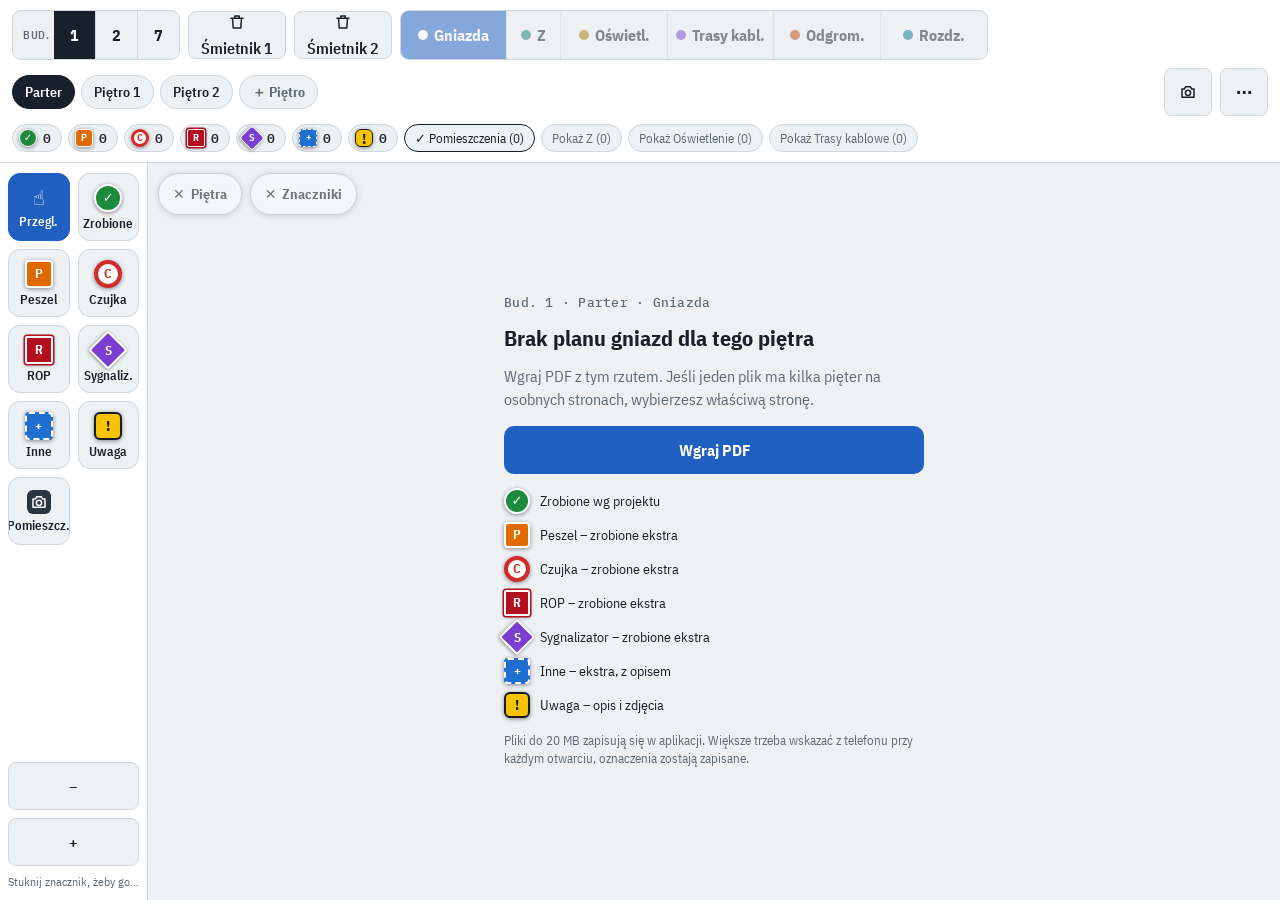
<file: index.html>
<!doctype html>
<html lang="pl"><head><meta charset="utf-8">
<meta name="viewport" content="width=device-width,initial-scale=1,viewport-fit=cover">
<title>Odbiory na planie</title>
<link rel="manifest" href="manifest.webmanifest">
<meta name="theme-color" content="#1f5fbf">
<meta name="apple-mobile-web-app-capable" content="yes"><meta name="mobile-web-app-capable" content="yes">
<meta name="apple-mobile-web-app-title" content="Odbiory">
<meta name="apple-mobile-web-app-status-bar-style" content="default">
<link rel="apple-touch-icon" href="icons/icon-180.png">
<link rel="icon" href="icons/icon-192.png">
<link rel="stylesheet" href="fonts/fonts.css">
<style>html,body{margin:0;height:100%;background:var(--bg,#eef1f4)}*{-webkit-tap-highlight-color:transparent}</style>
<style>
/* Layout: full-screen plan viewer. Top: building / layer switch, floor strip, counters. Bottom: big tool dock for one-thumb use on site */
:root{
  --bg:#eef1f4; --panel:#ffffff; --ink:#18212b; --muted:#5d6b78; --line:#cfd6dd;
  --accent:#1f5fbf; --accent-ink:#ffffff; --el:#1f5fbf; --sw:#b07800; --zl:#0f7b72; --tk:#7a3fd0; --od:#c2410c; --rz:#0e7490; --sheet-shadow:0 -8px 30px rgba(15,25,40,.18);
  --paper:#ffffff;
  /* Marker colors sit on the white plan paper, so they stay the same in both themes */
  --k-done:#1d8a3e; --k-peszel:#e06a00; --k-czujka:#d22b2b; --k-rop:#b30f1f; --k-syg:#7a3fd0; --k-inne:#1f6fd1;
  --f-ui:"IBM Plex Sans Condensed","Arial Narrow",system-ui,sans-serif;
  --f-num:"IBM Plex Mono",ui-monospace,Menlo,monospace;
}
@media (prefers-color-scheme: dark){:root:not([data-theme="light"]){
  --bg:#11161c; --panel:#1a2129; --ink:#e7edf3; --muted:#9aa8b5; --line:#2e3944;
  --accent:#5b9bff; --accent-ink:#0b1320; --el:#5b9bff; --sw:#f0b429; --zl:#2bb3a6; --tk:#b48cff; --od:#fb923c; --rz:#22d3ee; --sheet-shadow:0 -8px 30px rgba(0,0,0,.5); --paper:#f4f4f2; color-scheme:dark}}
:root[data-theme="dark"]{
  --bg:#11161c; --panel:#1a2129; --ink:#e7edf3; --muted:#9aa8b5; --line:#2e3944;
  --accent:#5b9bff; --accent-ink:#0b1320; --el:#5b9bff; --sw:#f0b429; --zl:#2bb3a6; --tk:#b48cff; --od:#fb923c; --rz:#22d3ee; --sheet-shadow:0 -8px 30px rgba(0,0,0,.5); --paper:#f4f4f2; color-scheme:dark}
[hidden]{display:none!important}
.vh{position:fixed;left:0;top:0;width:1px;height:1px;opacity:0;overflow:hidden;pointer-events:none}
label.ghost,label.primary{display:inline-flex;align-items:center;justify-content:center;cursor:pointer;box-sizing:border-box;-webkit-user-select:none;user-select:none}
html,body{height:100%}
body{background:var(--bg);color:var(--ink);font-family:var(--f-ui);font-size:15px;overflow:hidden}
body::before{content:"";position:fixed;inset:0 0 auto;height:env(safe-area-inset-top,0px);z-index:10;background:var(--panel)}
button,select,input,textarea{font:inherit;color:inherit}
button{cursor:pointer}
:focus-visible{outline:3px solid var(--accent);outline-offset:2px}
#app{height:100%;display:flex;flex-direction:column}

/* Top bar */
.top{background:var(--panel);border-bottom:1px solid var(--line);padding-block:8px;
  padding-left:max(12px,env(safe-area-inset-left,0px));padding-right:max(12px,env(safe-area-inset-right,0px));
  display:flex;flex-direction:column;gap:7px;z-index:5}
.row{display:flex;align-items:center;gap:8px;min-width:0}
.seg{display:flex;border:1px solid var(--line);border-radius:9px;overflow:hidden;background:var(--bg);flex:none}
.seg button{border:0;background:none;height:40px;padding:0 12px;font-weight:700;font-size:15px}
.seg button + button{border-left:1px solid var(--line)}
.seg .cap{font-size:11px;font-weight:600;color:var(--muted);letter-spacing:.06em;text-transform:uppercase;padding:0 4px 0 10px;display:grid;place-items:center}
.seg.bld button[aria-pressed="true"]{background:var(--ink);color:var(--panel)}
.layer-seg{flex:1;min-width:0}
.layer-seg button{flex:1;min-width:0;font-size:14px;display:flex;align-items:center;justify-content:center;gap:6px;white-space:nowrap}
.layer-seg button .dot{width:10px;height:10px;border-radius:50%;flex:none}
.layer-seg button[data-l="el"] .dot{background:var(--el)}
.layer-seg button[data-l="sw"] .dot{background:var(--sw)}
.layer-seg button[data-l="tk"] .dot{background:var(--tk)}
.layer-seg button[data-l="od"] .dot{background:var(--od)}
.layer-seg button[data-l="rz"] .dot{background:var(--rz)}
.layer-seg button[data-l="z"] .dot{background:var(--zl)}
.layer-seg button.zbtn{flex:0 0 auto;padding:0 14px}
.layer-seg button[aria-pressed="true"][data-l="z"]{background:var(--zl);color:#fff}
@media (max-width:400px){.layer-seg button .dot{display:none}.layer-seg button{padding:0 6px}.seg .cap{display:none}}
.layer-seg button[aria-pressed="true"][data-l="el"]{background:var(--el);color:#fff}
.layer-seg button[aria-pressed="true"][data-l="sw"]{background:var(--sw);color:#1a1300}
.layer-seg button[aria-pressed="true"][data-l="tk"]{background:var(--tk);color:#fff}
.layer-seg button[aria-pressed="true"][data-l="od"]{background:var(--od);color:#fff}
.layer-seg button[aria-pressed="true"][data-l="rz"]{background:var(--rz);color:#fff}
.floor.board{max-width:none;font-weight:700}
.layer-seg button[aria-pressed="true"] .dot{background:currentColor}
.layer-seg button.nofile{opacity:.5}
.icon-btn{height:40px;min-width:40px;border:1px solid var(--line);border-radius:8px;background:var(--bg);display:grid;place-items:center;padding:0 10px;font-weight:600;flex:none}
.icon-btn:disabled{opacity:.4}
.floors{display:flex;gap:6px;overflow-x:auto;scrollbar-width:none;flex:1;min-width:0}
.floors::-webkit-scrollbar,.chips::-webkit-scrollbar{display:none}
.floor{flex:none;height:34px;padding:0 12px;border-radius:17px;border:1px solid var(--line);background:var(--bg);font-weight:600;font-size:14px;white-space:nowrap}
.floor[aria-pressed="true"]{background:var(--ink);color:var(--panel);border-color:var(--ink)}
.floor.add{color:var(--muted);font-weight:700}
.chips{display:flex;gap:6px;overflow-x:auto;scrollbar-width:none}
.chip{flex:none;display:flex;align-items:center;gap:6px;height:28px;padding:0 10px 0 6px;border-radius:14px;border:1px solid var(--line);background:var(--bg);font-size:13px}
.chip b{font-family:var(--f-num);font-weight:600}
.chip.off{opacity:.38;text-decoration:line-through}
.chip.ghost-t{padding-left:10px;color:var(--muted)}
.chip.ghost-t[aria-pressed="true"]{color:var(--ink);border-color:var(--ink)}
.chip .mk{position:static;transform:none;width:18px;height:18px;font-size:10px;pointer-events:none;border-width:1.5px}
.chip .mk.czujka{border-width:3px}

/* Viewer */
.vwrap{flex:1;position:relative;min-height:0;display:flex}
.viewer{flex:1;overflow:auto;position:relative;touch-action:pan-x pan-y;-webkit-overflow-scrolling:touch;background:var(--bg)}
.stage{position:relative;margin:0 auto;transform-origin:0 0}
.stage canvas{display:block;width:100%;height:100%;background:var(--paper);box-shadow:0 1px 6px rgba(0,0,0,.15)}
.layer{position:absolute;inset:0}
#tile{position:absolute;left:0;top:0;width:0;height:0;pointer-events:none;box-shadow:none;background:transparent}
#tile[hidden]{display:none}
.viewer.placing .stage{cursor:crosshair}
.busy{position:absolute;inset:0;display:grid;place-items:center;color:var(--muted);font-size:14px;pointer-events:none}

/* Markers */
.mk{position:absolute;width:26px;height:26px;transform:translate(-50%,-50%);display:grid;place-items:center;box-sizing:border-box;
  color:#fff;font:700 13px/1 var(--f-ui);border:2px solid #fff;box-shadow:0 1px 4px rgba(0,0,0,.45);padding:0;cursor:pointer}
.mk.done{background:var(--k-done);border-radius:50%}
.mk.peszel{background:var(--k-peszel);border-radius:4px}
.mk.czujka{background:#fff;color:var(--k-czujka);border:4px solid var(--k-czujka);border-radius:50%}
.mk.rop{background:var(--k-rop);border-radius:2px;box-shadow:0 0 0 1.5px var(--k-rop),0 1px 4px rgba(0,0,0,.45)}
.mk.syg{background:var(--k-syg);border-radius:3px;transform:translate(-50%,-50%) rotate(45deg)}
.mk.syg span{transform:rotate(-45deg)}
.mk.inne{background:var(--k-inne);border-radius:4px;border-style:dashed}
.mk.has-note::after{content:"";position:absolute;top:-5px;right:-5px;width:9px;height:9px;border-radius:50%;background:#ffd400;border:1.5px solid #222}
.mk.sel{outline:3px solid #ffd400;outline-offset:2px}
.mk.ghost{opacity:.55;pointer-events:none;width:20px;height:20px;font-size:10px;border-width:1.5px}
.mk.ghost::before{content:attr(data-src);position:absolute;right:-9px;bottom:-9px;width:13px;height:13px;border-radius:3px;background:#111;color:#fff;font:700 9px/13px var(--f-ui);text-align:center;transform:none}
.mk.syg.ghost::before{transform:rotate(-45deg)}
.chip .mk.syg,.tool .mk.syg,.legend .mk.syg{transform:rotate(45deg)}

.fabs{position:absolute;left:max(10px,env(safe-area-inset-left,0px));top:10px;z-index:6;display:flex;gap:8px}
.focus-fab{height:42px;padding:0 14px;border-radius:21px;border:1px solid rgba(0,0,0,.25);background:rgba(255,255,255,.6);color:#222;font:700 14px var(--f-ui);white-space:nowrap;opacity:.6;backdrop-filter:blur(6px);-webkit-backdrop-filter:blur(6px);box-shadow:0 1px 6px rgba(0,0,0,.25);display:flex;align-items:center;gap:6px;transition:opacity .15s}
.focus-fab:active,.focus-fab:hover{opacity:1}
.focus-fab.off{opacity:.45}
#app.hide-top .top{display:none}
#app.hide-dock .dock{display:none}
.undo-fab{position:absolute;right:max(14px,env(safe-area-inset-right,0px));bottom:14px;z-index:6;height:56px;padding:0 18px 0 14px;border-radius:28px;border:0;
  background:var(--ink);color:var(--panel);display:flex;align-items:center;gap:8px;font-weight:700;font-size:16px;box-shadow:0 4px 16px rgba(0,0,0,.35)}
.undo-fab .ar{font-size:24px;line-height:1}
.undo-fab b{font-family:var(--f-num);font-size:12px;background:var(--panel);color:var(--ink);border-radius:10px;min-width:20px;height:20px;line-height:20px;text-align:center;padding:0 4px}
.undo-fab b:empty{display:none}
/* Dock */
.dock{background:var(--panel);border-top:1px solid var(--line);padding-top:8px;padding-bottom:calc(8px + env(safe-area-inset-bottom,0px));
  padding-left:max(8px,env(safe-area-inset-left,0px));padding-right:max(8px,env(safe-area-inset-right,0px));
  display:flex;flex-direction:column;gap:8px;z-index:5}
.tools{display:grid;grid-template-columns:repeat(5,1fr);gap:5px}
.tool{display:flex;flex-direction:column;align-items:center;justify-content:center;gap:3px;height:52px;border-radius:10px;border:1px solid var(--line);background:var(--bg);font-size:11.5px;overflow:hidden;white-space:nowrap;font-weight:600;padding:0 2px;min-width:0}
.tool .mk{position:static;transform:none;width:24px;height:24px;pointer-events:none}
.tool[aria-pressed="true"]{background:var(--accent);color:var(--accent-ink);border-color:var(--accent)}
.tool .hand{font-size:20px;line-height:24px}
.sub{display:flex;gap:6px;align-items:center}
.sub .grow{flex:1;font-size:12.5px;color:var(--muted);min-width:0;overflow:hidden;text-overflow:ellipsis;white-space:nowrap}

/* Empty sheet */
.empty{position:absolute;inset:0;display:grid;place-items:center;overflow:auto;padding-block:20px;padding-left:max(20px,env(safe-area-inset-left,0px));padding-right:max(20px,env(safe-area-inset-right,0px))}
.empty-card{max-width:420px;display:flex;flex-direction:column;gap:14px}
.empty .where{font-family:var(--f-num);font-size:13px;color:var(--muted);letter-spacing:.02em}
.empty h1{font-size:22px;line-height:1.2;margin:0;text-wrap:balance}
.empty p{margin:0;color:var(--muted);line-height:1.45}
.legend{display:grid;grid-template-columns:auto 1fr;gap:8px 10px;align-items:center;font-size:14px}
.legend .mk{position:static;transform:none;pointer-events:none}
.primary{height:48px;border-radius:10px;border:0;background:var(--accent);color:var(--accent-ink);font-weight:700;font-size:16px;padding:0 18px}
.ghost{height:46px;border-radius:10px;border:1px solid var(--line);background:var(--bg);font-weight:600;padding:0 14px}
.danger{color:var(--k-czujka)}

/* Bottom sheet */
.scrim{position:fixed;inset:0;background:rgba(10,15,20,.35);z-index:20}
.sheet{position:fixed;left:0;right:0;bottom:0;z-index:21;background:var(--panel);border-radius:16px 16px 0 0;box-shadow:var(--sheet-shadow);
  max-height:85%;overflow:auto;padding-top:14px;padding-bottom:calc(16px + env(safe-area-inset-bottom,0px));
  padding-left:max(16px,env(safe-area-inset-left,0px));padding-right:max(16px,env(safe-area-inset-right,0px));display:flex;flex-direction:column;gap:14px}
.sheet h2{margin:0;font-size:18px}
.sheet .meta,.meta{font-size:12.5px;color:var(--muted);font-family:var(--f-num)}
.kind-grid{display:grid;grid-template-columns:repeat(4,1fr);gap:5px}
.kind-grid .tool{height:54px}
.sheet textarea,.sheet input[type=text]{width:100%;border:1px solid var(--line);border-radius:8px;background:var(--bg);padding:10px;box-sizing:border-box}
.sheet textarea{min-height:72px;resize:vertical}
.qnotes{display:flex;flex-wrap:wrap;gap:6px}
.qnotes button{height:34px;border-radius:17px;border:1px solid var(--line);background:var(--bg);padding:0 12px;font-size:13.5px}
.photo img{max-height:180px;border-radius:8px;display:block}
.btn-row{display:flex;flex-wrap:wrap;gap:8px}
.btn-row > *{flex:1 1 auto}
.menu-list{display:flex;flex-direction:column;gap:8px}
.menu-list button{text-align:left}
.pgrid{display:grid;grid-template-columns:repeat(auto-fill,minmax(64px,1fr));gap:8px}
.pgrid button{height:48px;border-radius:8px;border:1px solid var(--line);background:var(--bg);font-family:var(--f-num);font-weight:600}
label.lbl{font-size:12px;letter-spacing:.06em;text-transform:uppercase;color:var(--muted);font-weight:600}

.cnt-box{display:flex;flex-direction:column;gap:8px;padding:12px;border-radius:12px;background:var(--bg);border:1px solid var(--line)}
.cnt-grid{display:grid;grid-template-columns:repeat(8,1fr);gap:6px}
.cnt-grid button{height:48px;border-radius:10px;border:1px solid var(--line);background:var(--panel);font:700 18px var(--f-num);padding:0}
.cnt-grid button[aria-pressed="true"]{background:var(--k-peszel);border-color:var(--k-peszel);color:#fff}
.stepper{display:flex;align-items:center;gap:10px}
.stepper .ghost{width:56px;font-size:22px;padding:0;background:var(--panel)}
.stepper output{flex:1;text-align:center;font:600 20px var(--f-num)}
.mk.cnt span{font-family:var(--f-num);font-size:12px}
.mk.uwaga{background:#f5c400;color:#1a1a1a;border-color:#1a1a1a;border-radius:6px;font-size:15px}
.room-ic{display:grid;place-items:center;width:24px;height:24px;border-radius:6px;background:#2a3540;color:#fff}
.tool[aria-pressed="true"] .room-ic{background:#fff;color:var(--accent)}
.room-pin{position:absolute;transform:translate(-50%,-50%);display:flex;align-items:center;gap:4px;max-width:160px;height:26px;padding:0 8px 0 6px;border-radius:13px;
  background:rgba(32,42,52,.88);color:#fff;border:1.5px solid #fff;font:600 12px/1 var(--f-ui);box-shadow:0 1px 4px rgba(0,0,0,.4);cursor:pointer;white-space:nowrap}
.room-pin span{overflow:hidden;text-overflow:ellipsis}
.room-pin svg{width:14px;height:14px;flex:none}
.room-pin b{font-family:var(--f-num);font-size:11px;background:#fff;color:#202a34;border-radius:8px;padding:1px 5px}
.room-pin.sel{outline:3px solid #ffd400}
.photo-box{display:flex;flex-direction:column;gap:8px}
.gal{display:grid;grid-template-columns:repeat(auto-fill,minmax(76px,1fr));gap:6px}
.th{padding:0;border:1px solid var(--line);border-radius:8px;overflow:hidden;aspect-ratio:1;background:var(--bg);max-width:100%}
.th img{width:100%;height:100%;object-fit:cover;display:block}
.cam::before{content:"";display:inline-block;width:16px;height:16px;margin-right:6px;vertical-align:-3px;background:currentColor;
  -webkit-mask:url("data:image/svg+xml,%3Csvg xmlns='http://www.w3.org/2000/svg' viewBox='0 0 24 24' fill='none' stroke='black' stroke-width='2.2' stroke-linejoin='round'%3E%3Cpath d='M4 8h3l2-3h6l2 3h3v11H4z'/%3E%3Ccircle cx='12' cy='13' r='3.5'/%3E%3C/svg%3E") center/contain no-repeat;
  mask:url("data:image/svg+xml,%3Csvg xmlns='http://www.w3.org/2000/svg' viewBox='0 0 24 24' fill='none' stroke='black' stroke-width='2.2' stroke-linejoin='round'%3E%3Cpath d='M4 8h3l2-3h6l2 3h3v11H4z'/%3E%3Ccircle cx='12' cy='13' r='3.5'/%3E%3C/svg%3E") center/contain no-repeat}
details.more summary{cursor:pointer;color:var(--muted);font-weight:600;font-size:14px}
.pv{position:fixed;inset:0;z-index:40;background:#000;display:flex;flex-direction:column}
.pv img{flex:1;min-height:0;object-fit:contain;width:100%}
.pv-bar{background:#111;color:#eee;padding-top:10px;padding-bottom:calc(10px + env(safe-area-inset-bottom,0px));padding-left:max(12px,env(safe-area-inset-left,0px));padding-right:max(12px,env(safe-area-inset-right,0px));display:flex;flex-direction:column;gap:8px}
.pv-cap{font-size:13px;line-height:1.35}
.pv-btns{display:flex;gap:8px;align-items:center}
.pv-btns .ghost{background:#222;color:#eee;border-color:#333;height:42px;min-width:44px}
.pv-btns .primary{height:42px;margin-left:auto}
.pv-btns .meta{color:#aaa}
.dtabs{margin:4px 0 10px}.dtabs button{min-height:42px}
.pv-ai{font-size:13px;line-height:1.4;background:#1b1b1b;border-radius:8px;padding:8px 10px;max-height:34vh;overflow:auto;white-space:pre-wrap}
.pv-ai[hidden]{display:none}
.docs{position:fixed;inset:0;z-index:25;background:var(--bg);display:flex;flex-direction:column}
.docs-top{background:var(--panel);border-bottom:1px solid var(--line);padding-top:calc(10px + env(safe-area-inset-top,0px));padding-bottom:10px;padding-left:max(16px,env(safe-area-inset-left,0px));padding-right:max(16px,env(safe-area-inset-right,0px));display:flex;flex-direction:column;gap:10px}
.docs-top h2{margin:0;font-size:19px}
.docs-body{flex:1;overflow:auto;padding-top:8px;padding-bottom:calc(24px + env(safe-area-inset-bottom,0px));padding-left:max(16px,env(safe-area-inset-left,0px));padding-right:max(16px,env(safe-area-inset-right,0px))}
.dfl h3{font-size:17px;margin:18px 0 8px;padding-bottom:6px;border-bottom:2px solid var(--ink)}
.dgr{margin:0 0 14px}
.dgr h4{margin:0 0 6px;font-size:15px}
.ditem{display:flex;flex-direction:column;gap:6px;margin-bottom:10px}
.dgo{align-self:flex-start;background:none;border:0;padding:0;color:var(--accent);font-size:13px;text-align:left;text-decoration:underline}
/* Marker size on the plan, set from the menu (Małe / Średnie / Duże) */
#layer{--mk:16px}
#layer .mk{width:var(--mk);height:var(--mk);font-size:calc(var(--mk)*.55);border-width:max(1px,calc(var(--mk)*.09));box-shadow:0 1px 3px rgba(0,0,0,.45)}
#layer .mk.czujka{border-width:calc(var(--mk)*.17)}
#layer .mk.rop{box-shadow:0 0 0 1px var(--k-rop),0 1px 3px rgba(0,0,0,.45)}
#layer .mk.uwaga{font-size:calc(var(--mk)*.65);border-radius:calc(var(--mk)*.22)}
#layer .mk.cnt span{font-size:calc(var(--mk)*.52)}
#layer .mk.ghost{width:calc(var(--mk)*.8);height:calc(var(--mk)*.8);font-size:calc(var(--mk)*.42)}
#layer .mk.ghost::before{right:-6px;bottom:-6px;width:10px;height:10px;font:700 7px/10px var(--f-ui)}
#layer .mk.has-note::after{top:-3px;right:-3px;width:calc(var(--mk)*.32);height:calc(var(--mk)*.32);border-width:1px}
#layer .mk.sel{outline-width:2px;outline-offset:1px}
#layer .room-pin{height:calc(var(--mk) + 2px);padding:0 6px 0 4px;gap:3px;max-width:130px;font-size:calc(var(--mk)*.6);border-radius:calc(var(--mk));border-width:1px}
#layer .room-pin svg{width:calc(var(--mk)*.7);height:calc(var(--mk)*.7)}
#layer .room-pin b{font-size:calc(var(--mk)*.55);padding:0 4px}
.sizes{display:flex;gap:8px}
.sizes button{flex:1;height:44px;border-radius:10px;border:1px solid var(--line);background:var(--bg);font-weight:600}
.sizes button[aria-pressed="true"]{background:var(--ink);color:var(--panel);border-color:var(--ink)}
.camhelp{font-size:13.5px;line-height:1.4}
.camhelp summary{cursor:pointer;color:var(--accent);font-weight:600}
.camhelp p{margin:8px 0}
.permban{display:flex;flex-direction:column;gap:8px;padding:12px;border-radius:12px;background:#fff4c2;color:#3a2e00;border:1px solid #e5c84a;font-size:14px}
.permban .primary{height:44px}
#layer .mk.linked::before{content:attr(data-src);position:absolute;right:-6px;bottom:-6px;width:10px;height:10px;border-radius:2px;background:#0f7b72;color:#fff;font:700 7px/10px var(--f-ui);text-align:center}
#layer .mk.syg.linked::before{transform:rotate(-45deg)}
.zmove{width:100%;border-color:var(--zl);color:var(--zl)}
/* Toast */
.toast{position:fixed;left:50%;transform:translateX(-50%);bottom:calc(205px + env(safe-area-inset-bottom,0px));z-index:30;
  background:var(--ink);color:var(--bg);border-radius:10px;padding:10px 12px 10px 14px;display:flex;gap:12px;align-items:center;max-width:calc(100% - 32px);box-shadow:0 4px 18px rgba(0,0,0,.3);font-size:14px}
.toast button{background:none;border:0;color:inherit;font-weight:700;text-decoration:underline;padding:4px;white-space:nowrap}
@media (prefers-reduced-motion:no-preference){.sheet{animation:up .18s ease-out}@keyframes up{from{transform:translateY(30px);opacity:.6}}}
/* ---------- iPad Pro 11" (and other wide screens): tool rail on the left, side panel instead of bottom sheet ---------- */
@media (min-width:820px){
  body{font-size:16px}
  #app{display:grid;grid-template-columns:148px minmax(0,1fr);grid-template-rows:auto minmax(0,1fr)}
  .top{grid-column:1/3;grid-row:1;flex-direction:row;flex-wrap:wrap;align-items:center;gap:8px 16px;padding-block:10px}
  .top>.row:first-child{flex:none}
  .top>.row:nth-child(2){flex:1;min-width:320px}
  .top>.chips{flex:1 1 100%;flex-wrap:wrap;overflow:visible}
  .vwrap{grid-column:2;grid-row:2}
  .dock{grid-column:1;grid-row:2;border-top:0;border-right:1px solid var(--line);display:flex;flex-direction:column;gap:10px;overflow-y:auto;padding:10px 8px calc(10px + env(safe-area-inset-bottom,0px)) max(8px,env(safe-area-inset-left,0px))}
  .tools{grid-template-columns:1fr 1fr;gap:8px}
  .tool{height:68px;font-size:12.5px;border-radius:12px}
  .tool .mk{width:28px;height:28px}
  .dock .sub{flex-direction:column;align-items:stretch;gap:8px;margin-top:auto}
  .dock .sub .grow{order:3;font-size:12px;color:var(--muted);line-height:1.3}
  .icon-btn{height:48px;min-width:48px}
  .seg button{height:48px;padding:0 16px;font-size:16px}
  .undo-fab{height:60px;bottom:20px;right:20px}
  #app.hide-dock .vwrap{grid-column:1/3}
  .toast{bottom:28px!important}
  /* side panel */
  .scrim{background:rgba(10,15,20,.12)}
  .sheet{left:auto;right:0;top:0;bottom:0;width:min(460px,44vw);max-height:none;border-radius:18px 0 0 18px;box-shadow:-10px 0 34px rgba(15,25,40,.22);overflow-y:auto;padding-top:calc(16px + env(safe-area-inset-top,0px))}
  .kind-grid .tool{height:64px}
  .sheet textarea,.sheet input[type=text]{font-size:17px;padding:12px}
  .sheet .btn-row button,.sheet .btn-row label,.menu-list button{min-height:52px}
  .docs-top,.docs-body{width:100%;max-width:1120px;margin-left:auto;margin-right:auto;box-sizing:border-box}
  .gal{grid-template-columns:repeat(auto-fill,minmax(132px,1fr));gap:10px}
  .pv-ai{max-height:28vh}
}
@media (min-width:820px) and (prefers-reduced-motion:no-preference){.sheet{animation:side .18s ease-out}@keyframes side{from{transform:translateX(30px);opacity:.6}}}

.vault{position:fixed;inset:0;z-index:15;background:var(--bg);display:flex;flex-direction:column;padding-top:env(safe-area-inset-top,0px)}
.vault-top{display:flex;align-items:center;gap:10px;padding:10px max(14px,env(safe-area-inset-left,0px));background:var(--panel);border-bottom:1px solid var(--line)}
.vault-top h2{margin:0;font-size:18px;min-width:0;overflow:hidden;text-overflow:ellipsis;white-space:nowrap}
.vault-body{flex:1;min-height:0;overflow:auto;padding:16px max(16px,env(safe-area-inset-left,0px));display:flex;flex-direction:column;gap:10px;max-width:760px;width:100%;margin:0 auto;box-sizing:border-box}
.vault input[type=password],.vault input[type=text]{width:100%;box-sizing:border-box;border:1px solid var(--line);border-radius:8px;background:var(--panel);padding:13px;font-size:17px}
.vdoc{display:flex;gap:8px;align-items:stretch}.vopen{flex:1;text-align:left;display:flex;flex-direction:column;gap:3px;border:1px solid var(--line);background:var(--panel);border-radius:10px;padding:12px 14px;min-height:56px;word-break:break-word}
.vtools{display:flex;gap:8px;align-items:center;flex-wrap:wrap;padding:8px max(12px,env(safe-area-inset-left,0px));background:var(--panel);border-bottom:1px solid var(--line)}
.vtools .ghost{height:44px;min-width:44px}.vk{flex-direction:row!important;height:44px!important;padding:0 12px!important;gap:6px!important;width:auto}
.vkdot{display:inline-grid;place-items:center;width:22px;height:22px;border-radius:50%;color:#fff;font-weight:800;font-size:14px}
.vscroll{flex:1;overflow:auto;background:var(--bg);-webkit-overflow-scrolling:touch;padding:8px;touch-action:pan-x pan-y}
.vpage{position:relative;margin:0 auto;box-shadow:0 1px 6px rgba(0,0,0,.2);background:#fff}
.vlayer{position:absolute;inset:0}
.vmk{position:absolute;transform:translate(-50%,-50%);width:26px;height:26px;border-radius:50%;border:2px solid #fff;color:#fff;font-weight:800;font-size:15px;line-height:1;padding:0;box-shadow:0 1px 4px rgba(0,0,0,.4)}
</style></head><body><div id="app">
  <header class="top">
    <div class="row">
      <div class="seg bld" id="bldSeg" role="group" aria-label="Budynek"><span class="cap">Bud.</span></div>
      <button class="icon-btn" id="binBtn" aria-label="Śmietnik – zaszyfrowane pliki budynku" style="width:auto;padding:0 12px;gap:6px"><svg viewBox="0 0 24 24" width="18" height="18" fill="none" stroke="currentColor" stroke-width="2" stroke-linecap="round" stroke-linejoin="round"><path d="M4 7h16M9 7V4h6v3M6 7l1 13h10l1-13"/></svg>Śmietnik 1</button><button class="icon-btn" id="bin2Btn" aria-label="Śmietnik 2 – zaszyfrowane schematy" style="width:auto;padding:0 12px;gap:6px"><svg viewBox="0 0 24 24" width="18" height="18" fill="none" stroke="currentColor" stroke-width="2" stroke-linecap="round" stroke-linejoin="round"><path d="M4 7h16M9 7V4h6v3M6 7l1 13h10l1-13"/></svg>Śmietnik 2</button>
      <div class="seg layer-seg" id="layerSeg" role="group" aria-label="Plan">
        <button data-l="el"><span class="dot"></span><span class="lbl">Gniazda</span></button>
        <button data-l="z" class="zbtn"><span class="dot"></span><span class="lbl">Z</span></button>
        <button data-l="sw"><span class="dot"></span><span class="lbl">Oświetl.</span></button>
        <button data-l="tk"><span class="dot"></span><span class="lbl">Trasy kabl.</span></button>
        <button data-l="od"><span class="dot"></span><span class="lbl">Odgrom.</span></button>
        <button data-l="rz"><span class="dot"></span><span class="lbl">Rozdz.</span></button>
      </div>
    </div>
    <div class="row">
      <div class="floors" id="floors" role="group" aria-label="Piętro"></div>
      <button class="icon-btn" id="docsBtn" aria-label="Dokumentacja zdjęciowa"></button>
      <button class="icon-btn" id="menuBtn" aria-label="Więcej opcji">⋯</button>
    </div>
    <div class="chips" id="chips"></div>
  </header>

  <div class="vwrap">
  <main class="viewer" id="viewer">
    <div class="stage" id="stage"><canvas id="cv"></canvas><canvas id="tile"></canvas><div class="layer" id="layer"></div></div>
    <div class="busy" id="busy" hidden>Wczytuję plan…</div>
    <div class="empty" id="empty" hidden></div>
  </main>
  <div class="fabs"><button class="focus-fab" id="fabTop" aria-label="Pokaż lub ukryj budynki i piętra"><b>✕</b> Piętra</button><button class="focus-fab" id="fabDock" aria-label="Pokaż lub ukryj znaczniki"><b>✕</b> Znaczniki</button></div>
  <button class="undo-fab" id="undoFab" hidden aria-label="Cofnij ostatnią zmianę"><span class="ar">↶</span><span>Cofnij</span><b id="undoN"></b></button>
  </div>

  <footer class="dock">
    <div class="tools" id="tools"></div>
    <div class="sub">
      <span class="grow" id="hint"></span>
      <button class="icon-btn" id="zoomOut" aria-label="Oddal">−</button>
      <button class="icon-btn" id="zoomIn" aria-label="Przybliż">+</button>
    </div>
  </footer>
</div>

<input type="file" id="pdfInput" accept="application/pdf,.pdf" hidden>
<input type="file" id="photoCam" class="vh" accept="image/*" capture="environment" tabindex="-1" aria-hidden="true">
<input type="file" id="photoLib" class="vh" accept="image/*" multiple tabindex="-1" aria-hidden="true">
<div id="overlay"></div>

<script src="lib/pdf.worker.min.js"></script>
<script src="lib/pdf.min.js"></script>
<script>
(function(){
"use strict";
const $=id=>document.getElementById(id);
const BUILDINGS=["1","2","7"];
const LAYERS={el:"Gniazda",z:"Z",sw:"Oświetlenie",tk:"Trasy kablowe",od:"Instalacja odgromowa",rz:"Rozdzielnice"};
const LAYER_SHORT={el:"G",z:"Z",sw:"O",tk:"T",od:"P",rz:"R"};
/* Z is a second set of marks drawn on the sockets (Gniazda) drawing */
const SHEET_OF={el:"el",z:"el",sw:"sw",tk:"tk",od:"od",rz:"rz"};
/* Extras at a spot where the plan shows an element stay on that plan; extras where the plan shows nothing belong on Z (moved with one tap) */
const EXTRA_KINDS=new Set(["peszel","czujka","rop","syg","inne"]);
function inLayer(m,l){return m.layer===l}
const DEFAULT_FLOORS=[{id:"f0",name:"Parter"},{id:"f1",name:"Piętro 1"},{id:"f2",name:"Piętro 2"}];
const FLOOR_SUGGEST=["Piwnica","Parter","Piętro 1","Piętro 2","Piętro 3","Poddasze","Dach","Garaż"];
const KINDS={
  done:{label:"Zrobione",short:"✓",rgb:[0.114,0.541,0.243]},
  peszel:{label:"Peszel",short:"P",rgb:[0.878,0.416,0]},
  czujka:{label:"Czujka",short:"C",rgb:[0.824,0.169,0.169]},
  rop:{label:"ROP",short:"R",rgb:[0.7,0.059,0.122]},
  syg:{label:"Sygnalizator",short:"S",rgb:[0.478,0.247,0.816]},
  inne:{label:"Inne",short:"+",rgb:[0.122,0.435,0.82]},
  uwaga:{label:"Uwaga",short:"!",rgb:[0.96,0.77,0]}
};
const TOOL_LABEL={syg:"Sygnaliz.",room:"Pomieszcz."};
const KIND_KEYS=Object.keys(KINDS);
const CAM_SVG='<svg viewBox="0 0 24 24" width="18" height="18" fill="none" stroke="currentColor" stroke-width="2" stroke-linejoin="round"><path d="M4 8h3l2-3h6l2 3h3v11H4z"/><circle cx="12" cy="13" r="3.5"/></svg>';
const QUICK={peszel:["wyprowadzony","zapas kabla","do ściany","pod sufit"],czujka:["przewód wyprowadzony","puszka","zamontowana"],rop:["przewód wyprowadzony","puszka","zamontowany"],syg:["przewód wyprowadzony","puszka","zamontowany"],inne:["puszka","przepust","zapas kabla"],uwaga:["do poprawy","kolizja","brak dostępu","uszkodzenie","do decyzji inwestora"],done:["częściowo","do poprawy"]};
const HINTS={view:"Stuknij znacznik, żeby go edytować",done:"Stuknij element, który jest zrobiony",peszel:"Stuknij miejsce wyprowadzenia peszla",czujka:"Stuknij miejsce dodatkowej czujki",rop:"Stuknij miejsce dodatkowego ROP",syg:"Stuknij miejsce dodatkowego sygnalizatora",inne:"Stuknij miejsce, potem dopisz co to jest",uwaga:"Stuknij miejsce uwagi, potem opis i zdjęcia",room:"Stuknij w pomieszczenie, wpisz nazwę i zrób zdjęcie"};

function mkEl(kind,tag){const e=document.createElement(tag||"div");e.className="mk "+kind;const s=document.createElement("span");s.textContent=KINDS[kind].short;e.appendChild(s);return e}
function esc(s){return String(s==null?"":s).replace(/[&<>"]/g,c=>({"&":"&amp;","<":"&lt;",">":"&gt;",'"':"&quot;"}[c]))}
function uid(){return Date.now().toString(36)+Math.random().toString(36).slice(2,8)}
function fmtDate(t){try{return new Date(t).toLocaleString("pl-PL",{day:"2-digit",month:"2-digit",year:"2-digit",hour:"2-digit",minute:"2-digit"})}catch(e){return""}}
function ascii(s){return String(s||"").normalize("NFD").replace(/[̀-ͯ]/g,"").replace(/ł/g,"l").replace(/Ł/g,"L").replace(/[^\x20-\x7E]/g,"")}

/* ---------- Toast & sheets ---------- */
let toastTimer;
function toast(msg,action,fn,ms){
  const o=$("overlay");o.querySelectorAll(".toast").forEach(t=>t.remove());clearTimeout(toastTimer);
  const t=document.createElement("div");t.className="toast";t.setAttribute("role","status");
  const s=document.createElement("span");s.textContent=msg;t.appendChild(s);
  if(action){const b=document.createElement("button");b.textContent=action;b.onclick=()=>{t.remove();fn()};t.appendChild(b)}
  const dk=document.querySelector(".dock");if(dk)t.style.bottom=(dk.offsetHeight+84)+"px";
  o.appendChild(t);toastTimer=setTimeout(()=>t.remove(),ms||3200);
}
function closeSheet(){$("overlay").querySelectorAll(".scrim,.sheet").forEach(e=>e.remove());selMark(null)}
function openSheet(html){
  closeSheet();const o=$("overlay");
  const sc=document.createElement("div");sc.className="scrim";sc.onclick=closeSheet;
  const sh=document.createElement("div");sh.className="sheet";sh.setAttribute("role","dialog");sh.innerHTML=html;
  o.appendChild(sc);o.appendChild(sh);return sh;
}

/* ---------- Storage: shared db when available, otherwise this browser ---------- */
const LS={get(k,d){try{const v=localStorage.getItem(k);return v?JSON.parse(v):d}catch(e){return d}},set(k,v){try{localStorage.setItem(k,JSON.stringify(v))}catch(e){}}};
function localStore(){
  let subs=[];
  const all=()=>LS.get("odb2",{config:{},sheets:{},marks:{}});
  const put=d=>{LS.set("odb2",d);subs.forEach(s=>s.run())};
  const sub=(fn)=>{const s={run:()=>fn(all())};subs.push(s);s.run();return()=>{subs=subs.filter(x=>x!==s)}};
  return{shared:false,
    onConfig(cb){return sub(d=>cb(d.config.floors||null))},
    onSheets(cb){return sub(d=>cb(d.sheets))},
    onMarks(b,f,cb){return sub(d=>cb(Object.fromEntries(Object.entries(d.marks).filter(([k,v])=>v.building===b&&v.floorId===f))))},
    async setFloors(fl){const d=all();d.config.floors=fl;put(d)},
    async setSheet(id,v){const d=all();d.sheets[id]=v;put(d)},
    async delSheet(id){const d=all();delete d.sheets[id];put(d)},
    async setMark(id,v){const d=all();d.marks[id]=v;put(d)},
    async setMarkRaw(id,v){const d=all();d.marks[id]=v;put(d)},
    async updMark(id,v){const d=all();d.marks[id]=Object.assign(d.marks[id]||{},v);put(d)},
    async delMark(id){const d=all();delete d.marks[id];put(d)},
    async marksWhere(field,val){return Object.entries(all().marks).filter(([k,v])=>v[field]===val).map(([id,v])=>Object.assign({id},v))},
    async getSym(sid){return null}
  };
}
function dbStore(db){
  /* snapshot data is frozen; the page edits marks in place, so keep editable deep copies */
  const toMap=snap=>{const o={};snap.docs.forEach(d=>{o[d.id]=JSON.parse(JSON.stringify(d.data()||{}))});return o};
  const err=what=>e=>toast("Nie mogę wczytać "+what+" ("+(e.code||"błąd")+")");
  return{shared:true,
    onConfig(cb){return db.doc("config/floors").onSnapshot(s=>cb(s.exists?(JSON.parse(JSON.stringify(s.data().floors||null))):null),err("pięter"))},
    onSheets(cb){return db.collection("sheets").onSnapshot(s=>cb(toMap(s)),err("planów"))},
    onMarks(b,f,cb){return db.collection("marks").where("building","==",b).where("floorId","==",f).onSnapshot(s=>cb(toMap(s)),err("znaczników"))},
    setFloors(fl){return db.doc("config/floors").set({floors:fl})},
    setSheet(id,v){return db.doc("sheets/"+id).set(v)},
    delSheet(id){return db.doc("sheets/"+id).delete()},
    setMark(id,v){return db.doc("marks/"+id).set(Object.assign({},v,{_u:Date.now()}))},
    setMarkRaw(id,v){return db.doc("marks/"+id).set(v)},
    updMark(id,v){return db.doc("marks/"+id).update(Object.assign({},v,{_u:Date.now()}))},
    delMark(id){return db.doc("marks/"+id).delete()},
    async marksWhere(field,val){const s=await db.collection("marks").where(field,"==",val).get();return s.docs.map(d=>Object.assign({id:d.id},JSON.parse(JSON.stringify(d.data()||{}))))},
    async getSym(sid){const s=await db.doc("symbols/"+sid).get();return s.exists?JSON.parse(JSON.stringify(s.data())):null}
  };
}

/* ---------- State ---------- */
const S={store:null,assets:null,downloads:null,floors:null,sheets:{},marks:{},unsubM:null,marksKey:null,
  b:LS.get("odb.b","1"),f:null,l:LS.get("odb.l","el"),
  zoom:1,tool:"view",hidden:new Set(LS.get("odb.hidden",[])),ghost:new Set(LS.get("odb.ghost2",[])),showRooms:LS.get("odb.rooms",true),undo:[],
  baseW:0,pageObj:null,vpBase:null,renderTask:null,docCache:{},localFiles:{},editing:null,moving:null,loadSeq:0};
const floorsOf=b=>(S.floors&&S.floors[b])||DEFAULT_FLOORS;
const sheetId=(b,f,l)=>"b"+b+"_"+f+"_"+(SHEET_OF[l]||l);
const curSheetId=()=>sheetId(S.b,S.f,S.l);
const floorName=(b,f)=>{const x=floorsOf(b).find(z=>z.id===f);if(x)return x.name;const r=boardsOf(b).find(z=>z.f===f);return r?"Rozdz. "+r.label:"?"};
/* Switchboards (Rozdzielnice): one schematic PDF per board, listed alphabetically */
function boardsOf(b){return Object.values(S.sheets||{}).filter(x=>x&&x.layer==="rz"&&String(x.building)===String(b)).map(x=>({f:x.floorId,label:x.label||x.name||x.floorId,sym:x.sym||""})).sort((a,c)=>a.label.localeCompare(c.label,"pl",{numeric:true,sensitivity:"base"}))}
function pickBoard(){const bl=boardsOf(S.b);
  const sh=openSheet('<h2>Rozdzielnice – budynek '+S.b+'</h2><p class="meta">Lista alfabetyczna ('+bl.length+'). Wybierz rozdzielnicę, żeby zobaczyć jej schemat.</p><input type="text" id="rzq" placeholder="Szukaj (np. T11, TK, RG)" autocomplete="off"><div class="pgrid" id="rzg" style="grid-template-columns:repeat(auto-fill,minmax(120px,1fr))"></div>');
  const g=sh.querySelector("#rzg"),q=sh.querySelector("#rzq");
  const draw=()=>{g.innerHTML="";const t=q.value.trim().toLowerCase();bl.filter(x=>!t||x.label.toLowerCase().includes(t)).forEach(x=>{const b=document.createElement("button");b.textContent=x.label;b.style.fontSize="15px";b.style.height="52px";if(x.f===S.f){b.style.background="var(--rz)";b.style.color="#fff"}b.onclick=()=>{closeSheet();go({f:x.f})};g.appendChild(b)});if(!g.children.length)g.innerHTML='<p class="meta">Brak wyników</p>'};
  q.oninput=draw;draw()}
const where=()=>"Bud. "+S.b+" · "+floorName(S.b,S.f)+" · "+LAYERS[S.l];

/* ---------- Top bar ---------- */
function renderBld(){const bb=document.getElementById('binBtn');if(bb&&!bb.__w){bb.__w=1;bb.onclick=()=>openVault(1);const b2=document.getElementById('bin2Btn');if(b2)b2.onclick=()=>openVault(2)}
  const seg=$("bldSeg");seg.querySelectorAll("button").forEach(b=>b.remove());
  BUILDINGS.forEach(b=>{const x=document.createElement("button");x.textContent=b;x.setAttribute("aria-pressed",String(b===S.b));x.setAttribute("aria-label","Budynek "+b);
    x.onclick=()=>{if(b!==S.b)go({b,f:LS.get("odb.f."+b,floorsOf(b)[0].id)})};seg.appendChild(x)});
}
function renderLayers(){
  document.querySelectorAll("#layerSeg button").forEach(x=>{const l=x.dataset.l;x.setAttribute("aria-pressed",String(l===S.l));
    x.classList.toggle("nofile",!S.sheets[sheetId(S.b,S.f,l)])});
}
function renderFloors(){
  const c=$("floors");c.innerHTML="";
  if(S.l==="rz"){const bl=boardsOf(S.b),i=bl.findIndex(x=>x.f===S.f);
    const mk=(t,fn,dis,lab)=>{const x=document.createElement("button");x.className="floor";x.textContent=t;x.disabled=!!dis;if(lab)x.setAttribute("aria-label",lab);x.onclick=fn;return x};
    c.appendChild(mk("‹",()=>go({f:bl[i-1].f}),i<=0,"Poprzednia rozdzielnica"));
    const m=mk((i>=0?bl[i].label:"Wybierz rozdzielnicę")+" ▾",pickBoard,!bl.length);m.classList.add("board");m.setAttribute("aria-pressed","true");c.appendChild(m);
    c.appendChild(mk("›",()=>go({f:bl[i+1].f}),i<0||i>=bl.length-1,"Następna rozdzielnica"));
    const n=document.createElement("span");n.className="meta";n.style.alignSelf="center";n.textContent=bl.length?(i+1)+" / "+bl.length+" · alfabetycznie":"brak rozdzielnic";c.appendChild(n);return}
  const _fl=floorsOf(S.b),_od=S.l==="od";
  (_od?_fl.slice(-1):_fl).forEach(fl=>{const x=document.createElement("button");x.className="floor";x.textContent=_od?"Dach":fl.name;x.setAttribute("aria-pressed",String(fl.id===S.f));
    x.onclick=()=>{if(fl.id!==S.f)go({f:fl.id})};c.appendChild(x)});
  if(!_od){const a=document.createElement("button");a.className="floor add";a.textContent="＋ Piętro";a.onclick=addFloor;c.appendChild(a);}
  const sel=c.querySelector('[aria-pressed="true"]');if(sel)sel.scrollIntoView({block:"nearest",inline:"nearest"});
}
function renderChips(){
  const c=$("chips");c.innerHTML="";const counts={};KIND_KEYS.forEach(k=>counts[k]=0);
  Object.values(S.marks).forEach(m=>{if(inLayer(m,S.l)&&counts[m.kind]!=null)counts[m.kind]+=(m.kind==="peszel"?(+m.count||1):1)});
  KIND_KEYS.forEach(k=>{const b=document.createElement("button");b.className="chip"+(S.hidden.has(k)?" off":"");
    b.title=KINDS[k].label+": "+counts[k]+" na tym planie. Stuknij, żeby ukryć lub pokazać.";
    b.appendChild(mkEl(k,"span"));const n=document.createElement("b");n.textContent=counts[k];b.appendChild(n);
    b.onclick=()=>{S.hidden.has(k)?S.hidden.delete(k):S.hidden.add(k);LS.set("odb.hidden",[...S.hidden]);renderChips();renderMarks()};c.appendChild(b)});
  {const n=Object.values(S.marks).filter(m=>m.kind==="room").length;const g=document.createElement("button");g.className="chip ghost-t";g.setAttribute("aria-pressed",String(S.showRooms));
    g.textContent=(S.showRooms?"✓ ":"")+"Pomieszczenia ("+n+")";g.onclick=()=>{S.showRooms=!S.showRooms;LS.set("odb.rooms",S.showRooms);renderChips();renderMarks()};c.appendChild(g)}
  Object.keys(LAYERS).filter(l=>l!==S.l&&l!=="od"&&l!=="rz").forEach(l=>{
    const g=document.createElement("button");g.className="chip ghost-t";const on=S.ghost.has(l);g.setAttribute("aria-pressed",String(on));
    const n=Object.values(S.marks).filter(m=>m.layer===l).length;
    g.textContent=(on?"✓ ":"")+"Pokaż "+LAYERS[l]+" ("+n+")";g.title="Pokaż półprzezroczyste znaczniki z planu "+LAYERS[l];
    g.onclick=()=>{on?S.ghost.delete(l):S.ghost.add(l);LS.set("odb.ghost2",[...S.ghost]);renderChips();renderMarks()};c.appendChild(g)});
}
function renderMarks(){
  const L=$("layer");L.innerHTML="";if(!S.pageObj)return;
  Object.entries(S.marks).forEach(([id,m])=>{
    if(m.kind==="room"){if(!S.showRooms)return;let x=m.x,y=m.y;const gs=geom(m.sheetId),g=geom(curSheetId());
      if(m.sheetId!==curSheetId()&&gs.w&&gs.h){x=(m.x*gs.w+gs.ox-g.ox)/S.vpBase.width;y=(m.y*gs.h+gs.oy-g.oy)/S.vpBase.height}if(x<0||x>1||y<0||y>1)return;
      const e=document.createElement("button");e.className="room-pin"+(S.editing===id?" sel":"");e.dataset.room=id;e.style.left=(x*100)+"%";e.style.top=(y*100)+"%";
      e.innerHTML=CAM_SVG+"<span></span>"+(photosOf(m).length?"<b>"+photosOf(m).length+"</b>":"");e.querySelector("span").textContent=m.name;e.setAttribute("aria-label","Pomieszczenie "+m.name);L.appendChild(e);return}
    if(!KINDS[m.kind]||S.hidden.has(m.kind))return;
    const mine=inLayer(m,S.l);if(!mine&&!S.ghost.has(m.layer))return;
    let x=m.x,y=m.y;
    if(m.sheetId!==curSheetId()){const gs=geom(m.sheetId),g=geom(curSheetId());if(gs.w&&gs.h){x=(m.x*gs.w+gs.ox-g.ox)/S.vpBase.width;y=(m.y*gs.h+gs.oy-g.oy)/S.vpBase.height}if(x<0||x>1||y<0||y>1)return}
    const e=mkEl(m.kind,mine?"button":"div");e.style.left=(x*100)+"%";e.style.top=(y*100)+"%";
    if(m.kind==="peszel"&&(+m.count||1)>1){e.firstChild.textContent=String(m.count);e.classList.add("cnt")}
    if(mine){e.dataset.id=id;e.setAttribute("aria-label",KINDS[m.kind].label+(m.note?": "+m.note:""));if(m.note||photosOf(m).length)e.classList.add("has-note");if(S.editing===id)e.classList.add("sel");if(m.layer!==S.l){e.classList.add("linked");e.dataset.src=LAYER_SHORT[m.layer]||"?"}}
    else{e.classList.add("ghost");e.dataset.src=LAYER_SHORT[m.layer]||"?"}
    L.appendChild(e)});
}
function selMark(id){S.editing=id;document.querySelectorAll("#layer .mk").forEach(e=>e.classList.toggle("sel",e.dataset.id===id))}
function renderAll(){renderBld();renderLayers();renderFloors();renderChips();renderMarks()}

/* ---------- Tools ---------- */
function buildTools(){
  const t=$("tools");t.innerHTML="";
  const v=document.createElement("button");v.className="tool";v.dataset.tool="view";v.innerHTML='<span class="hand">☝︎</span>Przegl.';t.appendChild(v);
  KIND_KEYS.forEach(k=>{const b=document.createElement("button");b.className="tool";b.dataset.tool=k;b.appendChild(mkEl(k,"span"));
    const l=document.createElement("span");l.textContent=TOOL_LABEL[k]||KINDS[k].label;b.appendChild(l);t.appendChild(b)});
  const rb=document.createElement("button");rb.className="tool";rb.dataset.tool="room";rb.innerHTML='<span class="room-ic" aria-hidden="true">'+CAM_SVG+'</span><span>Pomieszcz.</span>';t.appendChild(rb);
  t.onclick=e=>{const b=e.target.closest(".tool");if(b)setTool(b.dataset.tool)};
  setTool(LS.get("odb.tool","view"));
}
function setTool(k){S.tool=k;S.moving=null;LS.set("odb.tool",k);
  document.querySelectorAll("#tools .tool").forEach(b=>b.setAttribute("aria-pressed",String(b.dataset.tool===k)));
  $("viewer").classList.toggle("placing",k!=="view");$("hint").textContent=HINTS[k]}

/* ---------- Navigation between sheets ---------- */
function geom(sid){const s=S.sheets[sid]||{};const d=(S.dims||{})[sid]||{};return{ox:+s.ox||0,oy:+s.oy||0,w:+s.w||d.w||0,h:+s.h||d.h||0}}
/* View sync works in "building" coordinates: sheet points + that sheet's offset, so plans on different sheet formats line up */
function captureView(){
  const v=$("viewer"),st=$("stage");if(!S.pageObj)return null;
  const W=S.vpBase.width,H=S.vpBase.height,g=geom(curSheetId());
  const fx=(v.scrollLeft+v.clientWidth/2-st.offsetLeft)/st.offsetWidth,fy=(v.scrollTop+v.clientHeight/2-st.offsetTop)/st.offsetHeight;
  return{wx:fx*W+g.ox,wy:fy*H+g.oy,ppt:st.offsetWidth/W};
}
function zoomForView(view){const v=$("viewer");return Math.max(1,Math.min(MAXZ,view.ppt*S.vpBase.width/Math.max(200,v.clientWidth)))}
function applyView(view){
  const v=$("viewer"),st=$("stage");
  if(!view){const vh=st.offsetHeight;v.scrollTo(0,Math.max(0,(vh-v.clientHeight)/2));return}
  const W=S.vpBase.width,H=S.vpBase.height,g=geom(curSheetId());
  const fx=(view.wx-g.ox)/W,fy=(view.wy-g.oy)/H;
  v.scrollLeft=fx*st.offsetWidth+st.offsetLeft-v.clientWidth/2;
  v.scrollTop=fy*st.offsetHeight+st.offsetTop-v.clientHeight/2;
}
function go(ch,forced){
  /* Keep the same place on the building when switching plan, floor or building: all sheets share building coordinates */
  let view=forced||captureView()||S.lastView||LS.get("odb.view",null);if(view)S.lastView=view;
  const wasRz=S.l==="rz";
  if(ch.b){S.b=ch.b;LS.set("odb.b",S.b)}
  if(ch.f){S.f=ch.f;if(!String(S.f).startsWith("x_"))LS.set("odb.f."+S.b,S.f)}
  if(ch.l){S.l=ch.l;LS.set("odb.l",S.l)}
  if(S.l==="rz"){const bl=boardsOf(S.b);
    if(!bl.some(x=>x.f===S.f))S.f=(bl.find(x=>x.f===LS.get("odb.rz."+S.b,""))||bl[0]||{f:S.f}).f;
    if(String(S.f).startsWith("x_"))LS.set("odb.rz."+S.b,S.f);view=null}
  else{if(wasRz)view=null;
    if(!floorsOf(S.b).some(z=>z.id===S.f)){const lf=LS.get("odb.f."+S.b,"");S.f=floorsOf(S.b).some(z=>z.id===lf)?lf:floorsOf(S.b)[0].id}}
  if(S.l==="od"){const _f=floorsOf(S.b);S.f=_f[_f.length-1].id}
  S.undo=[];updUndo();S.moving=null;
  subMarks();renderAll();loadSheet(view);
}
document.querySelectorAll("#layerSeg button").forEach(x=>x.onclick=()=>{const l=x.dataset.l;if(l===S.l)return;if(l==="rz"){go({l})}else if(l==="od"){const fl=floorsOf(S.b);go({l,f:fl[fl.length-1].id})}else go({l})});
function subMarks(){
  const key=S.b+"|"+S.f;if(key===S.marksKey)return;
  if(S.unsubM)S.unsubM();S.marksKey=key;S.marks={};
  S.unsubM=S.store.onMarks(S.b,S.f,m=>{S.marks=m;cancelAnimationFrame(S.mkRaf);S.mkRaf=requestAnimationFrame(()=>{renderChips();renderMarks()})});
}

/* ---------- PDF loading & rendering ---------- */
async function getDoc(sh,sid){
  const key=sh.assetId||("local:"+sid);
  if(S.docCache[key]){S.docOrder=(S.docOrder||[]).filter(k=>k!==key);S.docOrder.push(key);return S.docCache[key]}
  let bytes=null;
  if(sh.assetId){const r=await fetch("_blob/"+sh.assetId);if(!r.ok)throw new Error("HTTP "+r.status);bytes=new Uint8Array(await r.arrayBuffer())}
  else if(S.localFiles[sh.fingerprint])bytes=S.localFiles[sh.fingerprint];
  if(!bytes)return null;
  const doc=await pdfjsLib.getDocument({data:bytes.slice(0),isEvalSupported:false}).promise;
  S.docCache[key]={bytes,doc};S.docOrder=(S.docOrder||[]).filter(k=>k!==key);S.docOrder.push(key);
  while(S.docOrder.length>5){const old=S.docOrder.find(k=>k!==S.curKey&&k!==key);if(!old)break;S.docOrder=S.docOrder.filter(k=>k!==old);const d=S.docCache[old];delete S.docCache[old];try{d.doc.destroy()}catch(e){}}
  return S.docCache[key];
}
async function loadSheet(view){
  const seq=++S.loadSeq;const sid=curSheetId();const sh=S.sheets[sid];
  S.pageObj=null;$("layer").innerHTML="";$("empty").hidden=true;hideTile();
  if(!sh){showEmpty();$("stage").style.width="0";$("stage").style.height="0";return}
  $("busy").hidden=false;$("busy").textContent="Wczytuję "+LAYERS[S.l].toLowerCase()+"…";
  try{
    const c=await getDoc(sh,sid);if(seq!==S.loadSeq)return;
    if(!c){$("busy").hidden=true;showRelink(sh);return}
    const page=await c.doc.getPage(Math.min(sh.page||1,c.doc.numPages));if(seq!==S.loadSeq)return;
    S.pageObj=page;S.vpBase=page.getViewport({scale:1});S.dims=S.dims||{};S.dims[sid]={w:S.vpBase.width,h:S.vpBase.height};
    S.curKey=sh.assetId||("local:"+sid);
    S.zoom=view?zoomForView(view):(S.l==="rz"?1:fitZoom());layoutStage();applyView(view);renderMarks();
    $("busy").hidden=true;
    const bk=bmpKey();const hit=S.bmpCache&&S.bmpCache.get(bk);
    if(hit){const cv=$("cv");cv.width=hit.width;cv.height=hit.height;cv.getContext("2d").drawImage(hit,0,0);S.bmpScale=hit.__scale;scheduleTile();prefetchSoon()}
    else renderCanvas();
  }catch(e){if(seq===S.loadSeq)$("busy").textContent="Nie udało się otworzyć planu ("+(e.message||e)+").";}
}
function showEmpty(){
  const em=$("empty");em.hidden=false;
  const others=uniqueFiles();
  em.innerHTML='<div class="empty-card"><div class="where">'+esc(where())+'</div>'+
    '<h1>Brak planu '+({sw:"oświetlenia",tk:"tras kablowych",od:"instalacji odgromowej (dach – ostatnie piętro)",rz:"schematu rozdzielnic"}[S.l]||"gniazd")+(S.l==="rz"?' w tym budynku</h1>':' dla tego piętra</h1>')+(S.l==="z"?'<p>Plan Z korzysta z rysunku gniazd. Wgraj plan gniazd, a pojawi się w obu miejscach.</p>':'')+
    '<p>Wgraj PDF z tym rzutem. Jeśli jeden plik ma kilka pięter na osobnych stronach, wybierzesz właściwą stronę.</p>'+
    '<button class="primary" id="emUp">Wgraj PDF</button>'+
    (others.length?'<button class="ghost" id="emReuse">Użyj pliku, który już jest wgrany</button>':'')+
    '<div class="legend" id="legend"></div>'+
    '<p style="font-size:13px">Pliki do 20 MB zapisują się w aplikacji. Większe trzeba wskazać z telefonu przy każdym otwarciu, oznaczenia zostają zapisane.</p></div>';
  const lg=em.querySelector("#legend");KIND_KEYS.forEach(k=>{lg.appendChild(mkEl(k));const d=document.createElement("div");
    d.textContent=k==="done"?"Zrobione wg projektu":k==="uwaga"?"Uwaga – opis i zdjęcia":KINDS[k].label+(k==="inne"?" – ekstra, z opisem":" – zrobione ekstra");lg.appendChild(d)});
  em.querySelector("#emUp").onclick=()=>pickPdf();
  const r=em.querySelector("#emReuse");if(r)r.onclick=reuseFile;
}
function showRelink(sh){
  const em=$("empty");em.hidden=false;
  em.innerHTML='<div class="empty-card"><div class="where">'+esc(where())+'</div><h1>Wskaż plik „'+esc(sh.name)+'”</h1>'+
    '<p>Ten plan jest za duży, żeby zapisać go w aplikacji. Oznaczenia są zapisane – wybierz ten sam PDF z telefonu, a pojawią się na rysunku.</p>'+
    '<button class="primary" id="rl">Wybierz PDF</button></div>';
  em.querySelector("#rl").onclick=()=>pickPdf({relink:sh});
}
const MAXZ=16;
function fitZoom(){const v=$("viewer");const r=S.vpBase.height/S.vpBase.width;const z=v.clientHeight/(Math.max(200,v.clientWidth)*r);return Math.max(1,Math.min(MAXZ,z))}
/* Sharp detail tile: when the full-page bitmap is coarser than the screen, re-render just the visible part */
let tileSeq=0,tileTask=null;
function hideTile(){const t=$("tile");t.hidden=true;tileSeq++;if(tileTask){try{tileTask.cancel()}catch(e){}}}
function scheduleTile(){clearTimeout(scheduleTile.t);scheduleTile.t=setTimeout(renderTile,180)}
async function renderTile(){
  if(!S.pageObj||S.pinching)return;const page=S.pageObj,seq=++tileSeq;
  const dpr=window.devicePixelRatio||1,cssScale=S.baseW*S.zoom/S.vpBase.width;
  if(S.bmpScale&&S.bmpScale>=cssScale*0.95){$("tile").hidden=true;return}
  const v=$("viewer"),st=$("stage");
  const x0=Math.max(0,v.scrollLeft-st.offsetLeft),y0=Math.max(0,v.scrollTop-st.offsetTop);
  const w=Math.min(st.offsetWidth-x0,v.clientWidth),h=Math.min(st.offsetHeight-y0,v.clientHeight);if(w<=0||h<=0)return;
  const vp=page.getViewport({scale:cssScale*dpr,offsetX:-x0*dpr,offsetY:-y0*dpr});
  const off=document.createElement("canvas");off.width=Math.ceil(w*dpr);off.height=Math.ceil(h*dpr);
  const ctx=off.getContext("2d");ctx.fillStyle="#fff";ctx.fillRect(0,0,off.width,off.height);
  if(tileTask){try{tileTask.cancel()}catch(e){}}
  tileTask=page.render({canvasContext:ctx,viewport:vp});
  try{await tileTask.promise}catch(e){return}
  if(seq!==tileSeq||page!==S.pageObj)return;
  const t=$("tile");t.width=off.width;t.height=off.height;t.getContext("2d").drawImage(off,0,0);
  t.style.left=x0+"px";t.style.top=y0+"px";t.style.width=w+"px";t.style.height=h+"px";t.hidden=false;
}
$("viewer").addEventListener("scroll",()=>{if(!S.pageObj)return;scheduleTile();clearTimeout(S.vsT);S.vsT=setTimeout(()=>{const v=captureView();if(v){S.lastView=v;LS.set("odb.view",v)}},400)},{passive:true});
function layoutStage(){
  const v=$("viewer");S.baseW=Math.max(200,v.clientWidth);hideTile();
  const w=S.baseW*S.zoom,h=w*S.vpBase.height/S.vpBase.width;
  const st=$("stage");st.style.width=w+"px";st.style.height=h+"px";
}
let renderSeq=0;
async function renderCanvas(){
  if(!S.pageObj)return;const seq=++renderSeq;const page=S.pageObj;
  if(S.renderTask){try{S.renderTask.cancel()}catch(e){}}
  const cssW=S.baseW*S.zoom,dpr=window.devicePixelRatio||1;
  let scale=cssW*dpr/S.vpBase.width;const MAXPX=14e6;
  const px=S.vpBase.width*S.vpBase.height*scale*scale;if(px>MAXPX)scale*=Math.sqrt(MAXPX/px);
  const vp=page.getViewport({scale});
  const off=document.createElement("canvas");off.width=Math.floor(vp.width);off.height=Math.floor(vp.height);
  const ctx=off.getContext("2d");ctx.fillStyle="#fff";ctx.fillRect(0,0,off.width,off.height);
  S.renderTask=page.render({canvasContext:ctx,viewport:vp});
  try{await S.renderTask.promise}catch(e){return}
  if(seq!==renderSeq||page!==S.pageObj)return;
  const cv=$("cv");cv.width=off.width;cv.height=off.height;cv.getContext("2d").drawImage(off,0,0);S.bmpScale=scale/dpr;scheduleTile();
  off.__scale=S.bmpScale;S.bmpCache=S.bmpCache||new Map();const k=bmpKey();S.bmpCache.delete(k);S.bmpCache.set(k,off);
  while(S.bmpCache.size>3)S.bmpCache.delete(S.bmpCache.keys().next().value);
  prefetchSoon();
}
function bmpKey(){const h=S.sheets[curSheetId()]||{};return curSheetId()+"|"+(h.assetId||h.fingerprint||"")+"|"+Math.round(S.baseW*S.zoom*(window.devicePixelRatio||1))}
/* While you work, quietly open the neighbouring plans (other layer, neighbouring floors) so switching is instant */
function prefetchSoon(){clearTimeout(prefetchSoon.t);prefetchSoon.t=setTimeout(()=>{const run=async()=>{
  const fl=floorsOf(S.b),i=fl.findIndex(z=>z.id===S.f),cand=[];
  Object.keys(SHEET_OF).forEach(l=>{if(l!==S.l)cand.push(sheetId(S.b,S.f,l))});
  [i+1,i-1].forEach(j=>{if(fl[j])cand.push(sheetId(S.b,fl[j].id,S.l))});
  const seen=new Set([curSheetId()]);
  for(const sid of cand){if(seen.has(sid))continue;seen.add(sid);const sh=S.sheets[sid];if(!sh)continue;
    if(sh.size&&sh.size>12e6)continue;
    try{const c=await getDoc(sh,sid);if(c)await c.doc.getPage(Math.min(sh.page||1,c.doc.numPages))}catch(e){}
    await new Promise(r=>setTimeout(r,300))}};
  (window.requestIdleCallback||(f=>setTimeout(f,500)))(run)},1200)}
function setZoom(z,cx,cy){
  const v=$("viewer");z=Math.max(1,Math.min(MAXZ,z));if(!S.pageObj||Math.abs(z-S.zoom)<.001)return;
  if(cx==null){cx=v.clientWidth/2;cy=v.clientHeight/2}
  const st=$("stage");const sx=(v.scrollLeft+cx-st.offsetLeft)/S.zoom,sy=(v.scrollTop+cy-st.offsetTop)/S.zoom;
  S.zoom=z;layoutStage();
  v.scrollLeft=sx*z+st.offsetLeft-cx;v.scrollTop=sy*z+st.offsetTop-cy;
  clearTimeout(setZoom.t);setZoom.t=setTimeout(renderCanvas,120);
}
(function pinch(){
  const v=$("viewer"),st=$("stage");let p=null;
  const d=(a,b)=>Math.hypot(a.clientX-b.clientX,a.clientY-b.clientY);
  v.addEventListener("touchstart",e=>{if(e.touches.length===2&&S.pageObj){const r=v.getBoundingClientRect();const[a,b]=e.touches;
    p={d0:d(a,b),cx:(a.clientX+b.clientX)/2-r.left,cy:(a.clientY+b.clientY)/2-r.top,s:1};
    st.style.transformOrigin=(v.scrollLeft+p.cx-st.offsetLeft)+"px "+(v.scrollTop+p.cy-st.offsetTop)+"px";S.pinching=true;hideTile()}},{passive:true});
  v.addEventListener("touchmove",e=>{if(p&&e.touches.length===2){e.preventDefault();const[a,b]=e.touches;
    p.s=Math.max(1/S.zoom,Math.min(MAXZ/S.zoom,d(a,b)/p.d0));st.style.transform="scale("+p.s+")"}},{passive:false});
  const end=e=>{if(!p||e.touches.length>=2)return;const s=p.s,cx=p.cx,cy=p.cy;p=null;st.style.transform="";setZoom(S.zoom*s,cx,cy);setTimeout(()=>{S.pinching=false},350)};
  v.addEventListener("touchend",end);v.addEventListener("touchcancel",end);
})();

/* ---------- Placing & editing marks ---------- */
$("stage").addEventListener("click",async e=>{
  if(S.pinching||!S.pageObj)return;
  let mk=e.target.closest(".mk[data-id]");let rp=e.target.closest(".room-pin");
  if(!mk&&!rp&&!S.moving){const tol=S.tool==="view"?16:7;let best=null,bd=1e9;
    $("layer").querySelectorAll(".mk[data-id],.room-pin").forEach(el=>{const b=el.getBoundingClientRect();
      const dx=Math.max(b.left-e.clientX,0,e.clientX-b.right),dy=Math.max(b.top-e.clientY,0,e.clientY-b.bottom),d=Math.hypot(dx,dy);if(d<=tol&&d<bd){bd=d;best=el}});
    if(best){if(best.classList.contains("room-pin"))rp=best;else mk=best}}
  const r=$("stage").getBoundingClientRect();
  const x=(e.clientX-r.left)/r.width,y=(e.clientY-r.top)/r.height;
  if(S.moving){const id=S.moving;S.moving=null;$("hint").textContent=HINTS[S.tool];
    const pt=toPdf(x,y);const om=S.marks[id];const sid=curSheetId();if(om){pushUndo({type:"edit",id,prev:{x:om.x,y:om.y,px:om.px==null?null:om.px,py:om.py==null?null:om.py,sheetId:om.sheetId}});Object.assign(om,{x,y,px:pt[0],py:pt[1],sheetId:sid})}renderMarks();
    if(await safe(S.store.updMark(id,{x,y,px:pt[0],py:pt[1],sheetId:sid}),"Nie zapisano przesunięcia"))toast("Przesunięto");return}
  if(rp){openRoom(rp.dataset.room);return}
  if(mk){openMark(mk.dataset.id);return}
  if(S.tool==="view"||x<0||x>1||y<0||y>1)return;
  if(S.tool==="room"){createRoom(x,y);return}
  const id=uid(),pt=toPdf(x,y),kind=S.tool;
  const m={building:S.b,floorId:S.f,layer:S.l,sheetId:curSheetId(),x,y,px:pt[0],py:pt[1],kind,note:"",photoId:null,createdAt:Date.now()};
  S.marks[id]=m;renderMarks();renderChips();
  pushUndo({type:"add",id,kind});
  try{navigator.vibrate&&navigator.vibrate(15)}catch(_){}
  const ok=await safe(S.store.setMark(id,m),"Znacznik nie zapisał się – sprawdź zasięg");
  if(!ok){delete S.marks[id];renderMarks();renderChips();return}
  if(kind==="done")toast("Zaznaczono jako zrobione");
  else if(kind==="uwaga")openMark(id);
  else if(EXTRA_KINDS.has(kind)&&S.l==="el"&&await autoLayer(id,m)){}
  else if(EXTRA_KINDS.has(kind)&&S.l!=="z")toast(KINDS[kind].label+({el:" na Gniazdach",sw:" na Oświetleniu",tk:" na Trasach kablowych",od:" na instalacji odgromowej",rz:" na schemacie rozdzielnicy"}[S.l]||"")+" – przy elemencie z projektu","Brak na planie → Z",()=>moveToZ(id,true),6000);
  else if(kind==="peszel")toast("Peszel dodany – stuknij go, by podać ilość","Ile?",()=>openMark(id),4500);
  else toast(KINDS[kind].label+" dodany","Opis / zdjęcie",()=>openMark(id),4500);
});
function toPdf(x,y){try{const vp=S.vpBase;const p=vp.convertToPdfPoint(x*vp.width,y*vp.height);return[+p[0].toFixed(2),+p[1].toFixed(2)]}catch(e){return[null,null]}}
async function safe(promise,msg){try{await promise;return true}catch(e){toast(msg+(e&&e.code?" ("+e.code+")":""));return false}}
/* Undo: every change on the plan goes on a stack (add, delete, move, edit) */
function pushUndo(a){S.undo.push(a);if(S.undo.length>50)S.undo.shift();updUndo()}
function updUndo(){const n=S.undo.length;$("undoFab").hidden=!n;$("undoN").textContent=n>1?String(n):""}
async function undoLast(){
  const a=S.undo.pop();updUndo();if(!a)return;closeSheet();
  if(a.type==="add"){delete S.marks[a.id];renderMarks();renderChips();if(await safe(S.store.delMark(a.id),"Nie udało się cofnąć"))toast("Cofnięto: usunięto "+(KINDS[a.kind]?KINDS[a.kind].label:"znacznik"))}
  else if(a.type==="del"){S.marks[a.id]=a.data;renderMarks();renderChips();if(await safe(S.store.setMark(a.id,a.data),"Nie udało się cofnąć"))toast("Cofnięto: znacznik przywrócony")}
  else if(a.type==="edit"){if(S.marks[a.id])Object.assign(S.marks[a.id],a.prev);renderMarks();renderChips();if(await safe(S.store.updMark(a.id,a.prev),"Nie udało się cofnąć"))toast("Cofnięto zmianę znacznika")}
}
$("undoFab").onclick=undoLast;

/* ---------- Photos: stamped with building / floor / room, attached to a point or a room ---------- */
function photosOf(m){const a=(m.photos||[]).slice();if(m.photoId&&!a.some(p=>p.id===m.photoId))a.unshift({id:m.photoId,t:m.createdAt||0});return a}
function kindLabel(m){return m.kind==="room"?"Pomieszczenie":(KINDS[m.kind]?KINDS[m.kind].label:m.kind)}
function placeOf(m){return "Bud. "+m.building+" · "+floorName(m.building,m.floorId)}
function subjectOf(m){
  if(m.kind==="room")return m.name||"Pomieszczenie";
  const r=roomFor(m);return (r?(r.name+" · "):"")+kindLabel(m)+(m.note?": "+m.note:"");
}
/* nearest room pin on the same floor, used to name points inside a room */
function roomFor(m){
  if(m.kind==="room")return null;let best=null,bd=1e9;const gm=geom(m.sheetId);if(!gm.w)return null;
  const wx=m.x*gm.w+gm.ox,wy=m.y*gm.h+gm.oy;
  Object.values(S.marks).forEach(r=>{if(r.kind!=="room"||r.building!==m.building||r.floorId!==m.floorId)return;const g=geom(r.sheetId);if(!g.w)return;
    const d=Math.hypot(r.x*g.w+g.ox-wx,r.y*g.h+g.oy-wy);if(d<bd){bd=d;best=r}});
  return bd<180?best:null;
}
function captionOf(m,t){return placeOf(m)+" · "+subjectOf(m)+" · "+fmtDate(t||Date.now())}
function stampPhoto(file,caption){return new Promise((res,rej)=>{const img=new Image();const u=URL.createObjectURL(file);
  img.onload=()=>{const k=Math.min(1,1920/Math.max(img.width,img.height));const W=Math.round(img.width*k),H=Math.round(img.height*k);
    const c=document.createElement("canvas");c.width=W;c.height=H;const g=c.getContext("2d");g.drawImage(img,0,0,W,H);URL.revokeObjectURL(u);
    if(caption){const fs=Math.max(16,Math.round(Math.min(W,H)*0.032));g.font="600 "+fs+"px 'IBM Plex Sans Condensed',Arial,sans-serif";
      const lines=[];let line="";caption.split(" ").forEach(w=>{const t=line?line+" "+w:w;if(g.measureText(t).width>W-fs*1.6&&line){lines.push(line);line=w}else line=t});if(line)lines.push(line);
      const bh=lines.length*fs*1.3+fs*0.8;g.fillStyle="rgba(0,0,0,.62)";g.fillRect(0,H-bh,W,bh);g.fillStyle="#fff";g.textBaseline="top";
      lines.forEach((l,i)=>g.fillText(l,fs*0.8,H-bh+fs*0.4+i*fs*1.3))}
    c.toBlob(b=>b?res(b):rej(new Error("toBlob")),"image/jpeg",.85)};
  img.onerror=()=>rej(new Error("Nie mogę odczytać zdjęcia"));img.src=u})}
/* The camera opens natively: photo buttons are <label for="photoCam|photoLib">, so the tap itself opens the picker
   (no script-triggered click, which phones and the app frame can block). Clicking a label only records which point the photos belong to. */
/* Android: the Claude app may not open the camera / file picker for pages like this one; Chrome does */
const APP_URL="https://claude.ai/artifact/TNe6sAPRnx3Zwzf6q4Qi3M";
const IS_ANDROID=/Android/i.test(navigator.userAgent);
function camHelpHtml(){return false?'<details class="camhelp"><summary>Aparat się nie otwiera?</summary><p>Aplikacja Claude na Androidzie może nie przekazywać aparatu do tej strony. Otwórz ją w Chrome (zaloguj się tam do Claude), a aparat zadziała. Wszystkie znaczniki i zdjęcia są te same.</p><div class="btn-row"><button class="ghost" type="button" data-copy>Kopiuj link do Chrome</button></div><p class="meta" style="user-select:all;-webkit-user-select:all;word-break:break-all">'+APP_URL+'</p><p class="meta">W Chrome: menu ⋮ → „Dodaj do ekranu głównego”, żeby mieć ikonę jak aplikacja.</p></details>':''}
function wireCamHelp(root){const b=root.querySelector("[data-copy]");if(!b)return;b.onclick=()=>{
  const done=()=>{b.textContent="Skopiowano – wklej w Chrome"};
  try{navigator.clipboard.writeText(APP_URL).then(done,()=>{const sel=root.querySelector(".camhelp .meta");const r=document.createRange();r.selectNodeContents(sel);const s=getSelection();s.removeAllRanges();s.addRange(r);b.textContent="Zaznaczono link – skopiuj go"})}catch(e){}}}
function armPhotos(id,onDone,before){S.photoJob={id,onDone,before};return true}
function photoGuard(e){if(!S.assets){e.preventDefault();toast("Zdjęcia zapisują się tylko w aplikacji Claude po zalogowaniu",null,null,5000);return false}return true}
const UPLOAD_MSG={not_granted:"brak zgody na zapis zdjęć – stuknij „Zezwól na zdjęcia”",upstream_auth:"sesja wygasła – odśwież stronę i zaloguj się do Claude",
  quota_or_state:"brak miejsca na zdjęcia w aplikacji",capability_disabled:"zapis zdjęć jest wyłączony w tym widoku",capability_removed:"zapis zdjęć jest wyłączony w tym widoku",
  rate_limited:"za dużo zdjęć naraz – spróbuj za chwilę",store_unavailable:"chwilowy problem z serwerem",too_large:"zdjęcie jest za duże",unsupported_type:"nieobsługiwany format zdjęcia"};
S.failed=[];
async function uploadWithRetry(blob){
  try{return await S.assets.upload(blob,{type:"image/jpeg"})}
  catch(e){if(e&&(e.code==="store_unavailable"||e.code==="rate_limited"||e.code==="upstream_error")){await new Promise(r=>setTimeout(r,1800));return await S.assets.upload(blob,{type:"image/jpeg"})}throw e}
}
async function sendOne(id,blob,t,rec){
  const up=rec&&rec.assetId?{id:rec.assetId}:await uploadWithRetry(blob);if(rec)rec.assetId=up.id;
  if(!S.marks[id])throw {code:"mark_gone",message:"znacznik został usunięty"};
  const m=S.marks[id]=Object.assign({},S.marks[id]);const arr=photosOf(m).concat({id:up.id,t});m.photos=arr;
  try{await S.store.updMark(id,{photos:arr})}catch(e){throw {code:"db_"+(e&&e.code||"error"),message:"zdjęcie wysłane, ale nie zapisało się przy znaczniku"}}
}
function failMsg(e){const c=e&&e.code;return (c&&UPLOAD_MSG[c])||(e&&e.message)||(c?"kod: "+c:"nieznany błąd")}
async function retryFailed(){
  const list=S.failed.splice(0);if(!list.length)return;toast("Ponawiam wysyłanie ("+list.length+")…",null,null,30000);let ok=0,last=null;
  for(const f of list){try{await sendOne(f.id,f.blob,f.t,f);ok++}catch(e){last=e;S.failed.push(f)}}
  renderMarks();if(S.failed.length)toast("Nie wysłano "+S.failed.length+": "+failMsg(last),"Ponów",retryFailed,10000);else toast(ok>1?"Wysłano "+ok+" zdjęć":"Zdjęcie wysłane");
  if(S.photoRefresh)S.photoRefresh();
}
async function handlePhotoFiles(inp){
  const files=[...(inp.files||[])];const job=S.photoJob;inp.value="";if(!files.length||!job)return;S.photoJob=null;
  const id=job.id;S.photoRefresh=job.onDone;if(job.before){try{await job.before}catch(e){toast("Najpierw nie zapisał się znacznik – zdjęcie pominięte");return}}
  toast(files.length>1?"Wysyłam "+files.length+" zdjęć…":"Wysyłam zdjęcie…",null,null,30000);let ok=0,last=null;
  for(const f of files){const m=S.marks[id];if(!m)break;const t=Date.now();let blob;
    try{blob=await stampPhoto(f,captionOf(m,t))}catch(e){try{blob=f.type==="image/jpeg"?f:null}catch(_){}if(!blob){last={message:"nie udało się odczytać zdjęcia z aparatu"};continue}}
    const rec={id,blob,t};try{await sendOne(id,blob,t,rec);ok++}catch(e){last=e;S.failed.push(rec)}}
  renderMarks();if(job.onDone)job.onDone();
  if(last){const n=S.failed.length;toast((ok?"Wysłano "+ok+", n":"N")+"ie wysłano"+(n>1?" "+n:"")+": "+failMsg(last),n?"Ponów":null,n?retryFailed:null,12000);if(last.code==="not_granted")permBanner(document.querySelector(".sheet"))}
  else if(ok)toast(ok>1?"Dodano "+ok+" zdjęć":"Zdjęcie dodane");
}
/* Consent: assets ask lazily on first upload; offer the ask on a tap so it can't be missed after returning from the camera */
async function permBanner(sh){
  if(!sh||!window.claude||!claude.use)return;const P=await claude.use("permissions");if(!P||!sh.isConnected)return;
  let st;try{st=await P.state("assets")}catch(e){return}
  sh.querySelectorAll(".permban").forEach(x=>x.remove());
  if(st!=="prompt"&&st!=="denied")return;
  const d=document.createElement("div");d.className="permban";
  d.innerHTML=st==="prompt"?'<span>Aplikacja potrzebuje Twojej zgody na zapisywanie zdjęć.</span><button class="primary" type="button">Zezwól na zdjęcia</button>':
    '<span>Zapis zdjęć jest zablokowany dla tej aplikacji.</span><button class="primary" type="button">Otwórz uprawnienia</button>';
  const box=sh.querySelector("#phb")||sh.querySelector("#gal");if(box)box.parentNode.insertBefore(d,box);else sh.appendChild(d);
  d.querySelector("button").onclick=async()=>{try{if(st==="prompt"){const r=await P.request(["assets"]);if((r&&r.assets)==="granted"||(await P.state("assets"))==="granted"){d.remove();toast("Zgoda udzielona");if(S.failed.length)retryFailed()}}else{await P.manage();permBanner(sh)}}catch(e){toast("Otwórz menu uprawnień tej aplikacji w Claude")}};
}
$("photoCam").addEventListener("change",e=>handlePhotoFiles(e.target));
$("photoLib").addEventListener("change",e=>handlePhotoFiles(e.target));
function galleryHtml(m){const ps=photosOf(m);if(!ps.length)return '<p class="meta" style="margin:0">Brak zdjęć</p>';
  return '<div class="gal">'+ps.map((p,i)=>'<button class="th" data-i="'+i+'"><img loading="lazy" alt="Zdjęcie '+(i+1)+'" src="_blob/'+esc(p.id)+'"></button>').join("")+'</div>'}
function viewPhoto(id,i,back){
  const m=S.marks[id]||S.docMarks&&S.docMarks[id];if(!m)return;const ps=photosOf(m);if(!ps[i])return;
  const o=$("overlay");o.querySelectorAll(".pv").forEach(x=>x.remove());
  const v=document.createElement("div");v.className="pv";v.setAttribute("role","dialog");
  v.innerHTML='<img alt="" src="_blob/'+esc(ps[i].id)+'"><div class="pv-bar"><span class="pv-cap"></span><div class="pv-btns">'+
    '<button class="ghost" id="pvPrev"'+(i?'':' disabled')+'>‹</button><span class="meta">'+(i+1)+'/'+ps.length+'</span><button class="ghost" id="pvNext"'+(i<ps.length-1?'':' disabled')+'>›</button>'+
    '<button class="ghost" id="pvAi">Analizuj</button><button class="ghost danger" id="pvDel">Usuń</button><button class="primary" id="pvX">Zamknij</button></div></div>';
  v.querySelector(".pv-cap").textContent=captionOf(m,ps[i].t);o.appendChild(v);
  const close=()=>{v.remove();if(back)back()};
  v.querySelector("#pvX").onclick=close;
  v.querySelector("#pvPrev").onclick=()=>viewPhoto(id,i-1,back);v.querySelector("#pvNext").onclick=()=>viewPhoto(id,i+1,back);
  wireAnalyze(v,id,m,ps[i]);
  v.querySelector("#pvDel").onclick=async()=>{const b=v.querySelector("#pvDel");if(!b.dataset.c){b.dataset.c=1;b.textContent="Na pewno?";return}
    const arr=ps.filter((_,j)=>j!==i);const upd={photos:arr};if(m.photoId)upd.photoId=null;Object.assign(m,upd);
    await safe(S.store.updMark(id,upd),"Nie usunięto zdjęcia");renderMarks();close();toast("Zdjęcie usunięte")};
}
/* Photo analysis: Claude looks at the photo and reports visible installation elements */
const AI_MSG={not_granted:"Analiza zdjęć nie jest dozwolona dla tej strony.",sampling_disabled:"Analiza jest niedostępna na tym koncie.",rate_limited:"Za dużo zapytań – spróbuj za chwilę.",image_rejected:"Nie udało się odczytać zdjęcia.",images_unavailable:"Analiza zdjęć jest niedostępna w tej przeglądarce."};
async function wireAnalyze(v,id,m,p){
  const btn=v.querySelector("#pvAi");if(!btn)return;
  let sample=null;try{sample=window.claude&&claude.use?await claude.use("sample"):null}catch(e){}
  if(!sample){btn.hidden=true;return}
  let lim=null;try{lim=await sample.limits()}catch(e){}
  if(!lim||!lim.images){btn.hidden=true;return}
  const out=document.createElement("div");out.className="pv-ai";out.hidden=true;v.querySelector(".pv-bar").insertBefore(out,v.querySelector(".pv-btns"));
  let ctl=null;
  btn.onclick=async()=>{
    if(ctl){ctl.abort();return}
    ctl=new AbortController();btn.textContent="Stop";out.hidden=false;out.textContent="Analizuję zdjęcie…";
    try{
      const r=await fetch("_blob/"+p.id);if(!r.ok)throw{code:"image_rejected"};const blob=await r.blob();
      const ctx=subjectOf(m);
      const prompt="Jesteś doświadczonym inżynierem robót elektrycznych na odbiorze budowy. Na zdjęciu jest fragment pomieszczenia budowlanego ("+ctx+"). "+
        "Opisz po polsku, krótko i konkretnie, co widać z instalacji elektrycznej: peszle/rury instalacyjne, przewody lub kable (wystające lub w bruzdach), puszki, otwory pod gniazda/łączniki, osprzęt, korytka. "+
        "Na końcu dodaj jedną linię w formacie: 'WNIOSEK: przewód widoczny / peszel bez przewodu / brak instalacji / nie da się ocenić'. "+
        "Nie zgaduj – jeśli czegoś nie widać, napisz to wprost. Maksymalnie 6 krótkich punktów.";
      const res=await sample(prompt,{images:blob,signal:ctl.signal,modelTier:"default",onText:({text})=>{out.textContent=text}});
      out.textContent=res.text;
      const add=document.createElement("button");add.className="ghost";add.textContent="Dodaj wniosek do opisu";add.style.marginTop="8px";add.style.display="block";
      const mm=/WNIOSEK:\s*(.+)/i.exec(res.text);
      if(mm&&S.marks[id]){add.onclick=async()=>{const note=((m.note||"")+(m.note?" · ":"")+"Zdjęcie: "+mm[1].trim()).slice(0,300);m.note=note;await safe(S.store.updMark(id,{note}),"Nie zapisano opisu");add.remove();toast("Dodano do opisu")};out.appendChild(add)}
    }catch(e){
      if(e&&e.code==="cancelled")out.textContent=e.text||"Przerwano.";
      else out.textContent=(e&&e.text?e.text+"\n\n":"")+(AI_MSG[e&&e.code]||"Analiza nie powiodła się – spróbuj ponownie.");
    }finally{ctl=null;btn.textContent="Analizuj"}
  };
}
function wireGallery(sh,id,refresh){const g=sh.querySelector("#gal");if(!g)return;g.innerHTML=galleryHtml(S.marks[id]);
  g.onclick=e=>{const b=e.target.closest(".th");if(b)viewPhoto(id,+b.dataset.i,refresh)}}

/* Move a mark between plans; Z and Gniazda share one drawing, Oświetlenie needs converting to that drawing */
async function moveLayer(id,target,quiet){
  const m=S.marks[id];if(!m)return;const tSid=sheetId(m.building,m.floorId,target);
  if(!S.sheets[tSid]){toast("Brak planu "+LAYERS[target].toLowerCase()+" dla tego piętra");return}
  const d={layer:target};
  if(m.sheetId!==tSid){const gs=geom(m.sheetId),gt=geom(tSid);if(!gs.w||!gt.w){toast("Otwórz najpierw ten plan, żeby przeliczyć położenie");return}
    d.x=(m.x*gs.w+gs.ox-gt.ox)/gt.w;d.y=(m.y*gs.h+gs.oy-gt.oy)/gt.h;d.sheetId=tSid;d.px=null;d.py=null}
  const prev={};for(const k in d)prev[k]=m[k]==null?null:m[k];pushUndo({type:"edit",id,prev});
  S.marks[id]=Object.assign({},m,d);renderMarks();renderChips();
  if(await safe(S.store.updMark(id,d),"Nie przeniesiono")&&!quiet)toast(KINDS[m.kind].label+" przeniesiony na: "+LAYERS[target],"Pokaż",()=>go({l:target}),5000);
}
/* Gniazda plans carry vector symbols (read from the PDF): extra work near a design symbol stays on Gniazda, elsewhere it goes to Z */
const SYM_NEAR=22,SYM_MIN=30;
async function symbolsFor(sid){S.symCache=S.symCache||{};if(!(sid in S.symCache)){S.symCache[sid]=null;try{S.symCache[sid]=await S.store.getSym(sid)}catch(e){S.symCache[sid]=null}}return S.symCache[sid]}
async function autoLayer(id,m){
  const sy=await symbolsFor(m.sheetId);if(!sy||!sy.sym||(sy.n||0)<SYM_MIN)return false;
  const X=m.x*sy.w,Y=m.y*sy.h;let best=1e9;for(let i=0;i<sy.sym.length;i+=2){const d=Math.hypot(sy.sym[i]-X,sy.sym[i+1]-Y);if(d<best)best=d}
  const lab=KINDS[m.kind].label;
  if(best<=SYM_NEAR){toast(lab+" przy symbolu z projektu – zostaje na Gniazdach","Jednak → Z",()=>moveToZ(id),5000);return true}
  await moveLayer(id,"z",true);
  toast(lab+": na planie nic tu nie ma – trafił na Z","Zostaw na Gniazdach",()=>moveLayer(id,"el",true),6000);return true}
function moveToZ(id){return moveLayer(id,"z")}
function openMark(id){
  const m=S.marks[id];if(!m)return;if(m.kind==="room"){openRoom(id);return}selMark(id);
  const kinds=KIND_KEYS.map(k=>'<button class="tool" data-k="'+k+'" aria-pressed="'+(k===m.kind)+'"></button>').join("");
  const r=roomFor(m);
  const sh=openSheet(
    '<div class="row" style="justify-content:space-between;flex-wrap:wrap"><h2 id="mkTitle"></h2><span class="meta">'+esc(fmtDate(m.createdAt))+'</span></div>'+
    (r?'<p class="meta" style="margin:-8px 0 0">'+esc(placeOf(m)+" · "+r.name)+'</p>':'')+
    '<div class="cnt-box" id="cb"><label class="lbl">Ile peszli w tym miejscu?</label><div class="cnt-grid" id="cg"></div><div class="stepper"><button class="ghost" id="cm" aria-label="Mniej">−</button><output id="cv"></output><button class="ghost" id="cp" aria-label="Więcej">+</button></div></div>'+
    '<div class="photo-box" id="phb"><label class="lbl">Zdjęcia</label><div id="gal"></div><div class="btn-row"><label class="ghost cam" id="shot" for="photoCam" role="button">Zrób zdjęcie</label><label class="ghost" id="fromGal" for="photoLib" role="button">Z galerii / plik</label></div>'+camHelpHtml()+'</div>'+
    '<div style="display:flex;flex-direction:column;gap:8px"><label class="lbl" for="note">Opis</label><textarea id="note" placeholder="np. peszel Ø20 wyprowadzony 30 cm nad posadzką"></textarea><div class="qnotes" id="qn"></div></div>'+
    '<div class="kind-grid" id="kg">'+kinds+'</div>'+
    (EXTRA_KINDS.has(m.kind)&&m.layer!=="z"?'<button class="ghost zmove" id="toZ">Brak tego na planie → przenieś na Z</button>':'')+
    (m.layer==="z"?'<button class="ghost zmove" id="toEl">Jest na planie gniazd → przenieś na Gniazda</button>':'')+
    '<div class="btn-row"><button class="ghost" id="mv">Przesuń</button><button class="ghost danger" id="del">Usuń znacznik</button><button class="primary" id="ok">Gotowe</button></div>');
  sh.querySelectorAll("#kg .tool").forEach(b=>{const k=b.dataset.k;b.appendChild(mkEl(k,"span"));const l=document.createElement("span");l.textContent=TOOL_LABEL[k]||KINDS[k].label;b.appendChild(l)});
  let count=+m.count||1;const cb=sh.querySelector("#cb"),cg=sh.querySelector("#cg"),cv=sh.querySelector("#cv");
  const drawCnt=()=>{cv.textContent=count;cg.innerHTML="";for(let i=1;i<=8;i++){const b=document.createElement("button");b.textContent=i;b.setAttribute("aria-pressed",String(i===count));
    b.onclick=async()=>{count=i;await save();closeSheet();toast("Peszli: "+i)};cg.appendChild(b)}};drawCnt();
  sh.querySelector("#cm").onclick=()=>{if(count>1){count--;drawCnt()}};sh.querySelector("#cp").onclick=()=>{if(count<99){count++;drawCnt()}};
  let kind=m.kind;const title=()=>{sh.querySelector("#mkTitle").textContent=KINDS[kind].label;cb.hidden=kind!=="peszel";
    sh.querySelector("#qn").innerHTML=(QUICK[kind]||[]).map(q=>'<button type="button">'+esc(q)+'</button>').join("")};title();
  const note=sh.querySelector("#note");note.value=m.note||"";
  if(kind==="uwaga"&&!photosOf(m).length)setTimeout(()=>note.focus(),250);
  sh.querySelector("#kg").onclick=e=>{const b=e.target.closest(".tool");if(!b)return;kind=b.dataset.k;sh.querySelectorAll("#kg .tool").forEach(x=>x.setAttribute("aria-pressed",String(x===b)));title()};
  sh.querySelector("#qn").onclick=e=>{const b=e.target.closest("button");if(!b)return;note.value=(note.value?note.value.replace(/\s+$/,"")+", ":"")+b.textContent;note.focus()};
  const refresh=()=>{if(sh.isConnected)wireGallery(sh,id,refresh)};refresh();
  const save=async()=>{const d={};if(kind!==m.kind)d.kind=kind;if(kind==="peszel"&&count!==(+m.count||1))d.count=count;if(note.value.trim()!==(m.note||""))d.note=note.value.trim();
    if(Object.keys(d).length&&S.marks[id]){const prev={};for(const k in d)prev[k]=S.marks[id][k]==null?(k==="count"?1:""):S.marks[id][k];pushUndo({type:"edit",id,prev});Object.assign(S.marks[id],d);renderMarks();renderChips();await safe(S.store.updMark(id,d),"Nie zapisano zmian")}};
  const arm=e=>{if(!photoGuard(e))return;armPhotos(id,refresh,save())};sh.querySelector("#shot").onclick=arm;sh.querySelector("#fromGal").onclick=arm;wireCamHelp(sh);permBanner(sh);if(S.failed.length)toast("Masz "+S.failed.length+" niewysłane zdjęcia","Ponów",retryFailed,8000);
  sh.querySelector("#ok").onclick=async()=>{await save();closeSheet()};
  sh.querySelector("#del").onclick=async()=>{closeSheet();const old=S.marks[id];delete S.marks[id];renderMarks();renderChips();
    if(await safe(S.store.delMark(id),"Nie usunięto")){pushUndo({type:"del",id,data:old});toast("Usunięto znacznik")}};
  {const tz=sh.querySelector("#toZ");if(tz)tz.onclick=async()=>{await save();closeSheet();moveToZ(id,false)};
   const te=sh.querySelector("#toEl");if(te)te.onclick=async()=>{await save();closeSheet();moveLayer(id,"el")}}
  sh.querySelector("#mv").onclick=async()=>{await save();closeSheet();S.moving=id;$("hint").textContent="Stuknij nowe miejsce znacznika";toast("Stuknij nowe miejsce na planie")};
}

/* ---------- Rooms: named once, then every photo in them is labelled automatically ---------- */
function roomNames(){const s=new Set();Object.values(S.marks).forEach(m=>{if(m.kind==="room"&&m.name)s.add(m.name)});return[...s]}
function createRoom(x,y){
  const sh=openSheet('<h2>Nowe pomieszczenie</h2><p class="meta" style="margin:-8px 0 0">'+esc("Bud. "+S.b+" · "+floorName(S.b,S.f))+'</p>'+
    '<input type="text" id="rname" placeholder="np. 0.12 Sala lekcyjna" autocomplete="off">'+
    '<div class="qnotes" id="rq">'+["Korytarz","Klatka schodowa","WC","Pom. techniczne","Rozdzielnia","Serwerownia"].map(n=>'<button type="button">'+esc(n)+'</button>').join("")+'</div>'+
    '<div class="btn-row"><button class="ghost" id="rsave">Zapisz</button><label class="primary cam" id="rshot" for="photoCam" role="button">Zapisz i zrób zdjęcie</label></div>');
  const inp=sh.querySelector("#rname");setTimeout(()=>inp.focus(),200);
  sh.querySelector("#rq").onclick=e=>{const b=e.target.closest("button");if(b){inp.value=(inp.value?inp.value.trim()+" ":"")+b.textContent;inp.focus()}};
  const make=(shot,ev)=>{const name=inp.value.trim();if(!name){if(ev)ev.preventDefault();inp.focus();toast("Wpisz nazwę pomieszczenia");return}if(shot&&ev&&!photoGuard(ev))shot=false;if(shot)setTimeout(closeSheet,0);else closeSheet();
    const id=uid(),pt=toPdf(x,y);const m={building:S.b,floorId:S.f,layer:"*",sheetId:curSheetId(),x,y,px:pt[0],py:pt[1],kind:"room",name,photos:[],createdAt:Date.now()};
    S.marks[id]=m;renderMarks();renderChips();pushUndo({type:"add",id,kind:"room"});
    const saved=S.store.setMark(id,m).then(()=>true,e=>{toast("Pomieszczenie nie zapisało się"+(e&&e.code?" ("+e.code+")":""));delete S.marks[id];renderMarks();throw e});
    if(shot)armPhotos(id,()=>openRoom(id),saved);else saved.then(()=>toast("Dodano: "+name),()=>{})};
  sh.querySelector("#rsave").onclick=()=>make(false);sh.querySelector("#rshot").onclick=e=>make(true,e);
  inp.onkeydown=e=>{if(e.key==="Enter"){e.preventDefault();make(false)}};
}
function openRoom(id){
  const m=S.marks[id];if(!m)return;
  const inside=Object.values(S.marks).filter(x=>x.kind!=="room"&&roomFor(x)===m);
  const sh=openSheet('<div class="row" style="justify-content:space-between;flex-wrap:wrap"><h2 id="rt"></h2><span class="meta">'+photosOf(m).length+' zdjęć</span></div>'+
    '<p class="meta" style="margin:-8px 0 0">'+esc(placeOf(m))+(inside.length?' · punktów w pobliżu: '+inside.length:'')+'</p>'+
    '<div class="btn-row"><label class="primary cam" id="shot" for="photoCam" role="button">Zrób zdjęcie</label><label class="ghost" id="fromGal" for="photoLib" role="button">Z galerii / plik</label></div>'+camHelpHtml()+
    '<div id="gal"></div>'+
    '<details class="more"><summary>Edytuj pomieszczenie</summary><div style="display:flex;flex-direction:column;gap:10px;margin-top:10px">'+
    '<input type="text" id="rname"><div class="btn-row"><button class="ghost" id="ren">Zmień nazwę</button><button class="ghost" id="mv">Przesuń</button><button class="ghost danger" id="del">Usuń</button></div></div></details>');
  sh.querySelector("#rt").textContent=m.name;const inp=sh.querySelector("#rname");inp.value=m.name;
  const refresh=()=>{if(sh.isConnected){wireGallery(sh,id,refresh);sh.querySelector(".meta").textContent=photosOf(S.marks[id]||m).length+" zdjęć"}};refresh();
  const arm=e=>{if(!photoGuard(e))return;armPhotos(id,refresh,null)};sh.querySelector("#shot").onclick=arm;sh.querySelector("#fromGal").onclick=arm;wireCamHelp(sh);permBanner(sh);if(S.failed.length)toast("Masz "+S.failed.length+" niewysłane zdjęcia","Ponów",retryFailed,8000);
  sh.querySelector("#ren").onclick=async()=>{const n=inp.value.trim();if(!n||n===m.name)return;pushUndo({type:"edit",id,prev:{name:m.name}});m.name=n;sh.querySelector("#rt").textContent=n;renderMarks();
    if(await safe(S.store.updMark(id,{name:n}),"Nie zapisano nazwy"))toast("Zmieniono nazwę. Nowe zdjęcia dostaną nową nazwę.")};
  sh.querySelector("#mv").onclick=()=>{closeSheet();S.moving=id;$("hint").textContent="Stuknij nowe miejsce pomieszczenia";toast("Stuknij nowe miejsce na planie")};
  sh.querySelector("#del").onclick=async()=>{const b=sh.querySelector("#del");if(!b.dataset.c){b.dataset.c=1;b.textContent=photosOf(m).length?"Usuń z "+photosOf(m).length+" zdjęciami":"Na pewno?";return}
    closeSheet();const old=S.marks[id];delete S.marks[id];renderMarks();if(await safe(S.store.delMark(id),"Nie usunięto")){pushUndo({type:"del",id,data:old});toast("Usunięto pomieszczenie")}};
}

/* ---------- Photo documentation: building > floor > room ---------- */
async function openDocs(b){
  b=b||S.b;closeSheet();const o=$("overlay");o.querySelectorAll(".docs").forEach(x=>x.remove());
  const d=document.createElement("div");d.className="docs";d.setAttribute("role","dialog");
  d.innerHTML='<div class="docs-top"><div class="row" style="justify-content:space-between"><h2>Dokumentacja zdjęciowa</h2><button class="icon-btn" id="dX" aria-label="Zamknij">✕</button></div>'+
    '<div class="row"><div class="seg bld" id="dB"><span class="cap">Bud.</span>'+BUILDINGS.map(x=>'<button data-b="'+x+'" aria-pressed="'+(x===b)+'">'+x+'</button>').join("")+'</div>'+
    '<button class="ghost" id="dZip" style="flex:1;height:40px">ZIP budynku</button></div><button class="primary" id="dZipAll" style="height:44px">Pobierz całą dokumentację (bud. 1, 2, 7)</button></div><div class="docs-body" id="dBody"><p class="meta">Wczytuję…</p></div>';
  o.appendChild(d);
  d.querySelector("#dX").onclick=()=>d.remove();
  d.querySelector("#dZipAll").onclick=()=>zipDocs(BUILDINGS);
  d.querySelector("#dB").onclick=e=>{const x=e.target.closest("button[data-b]");if(x)openDocs(x.dataset.b)};
  let rows;try{rows=await S.store.marksWhere("building",b)}catch(e){d.querySelector("#dBody").innerHTML='<p class="meta">Nie udało się wczytać zdjęć.</p>';return}
  S.docMarks={};rows.forEach(r=>{S.docMarks[r.id]=r});
  const withPh=rows.filter(r=>photosOf(r).length);
  const body=d.querySelector("#dBody");
  d.querySelector("#dZip").onclick=()=>zipDocs([b]);
  if(!withPh.length){body.innerHTML='<div class="empty-card" style="margin:24px auto"><h1>Brak zdjęć w budynku '+b+'</h1><p>Wybierz narzędzie „Pomieszcz.”, stuknij w pomieszczenie na planie, wpisz jego nazwę i zrób zdjęcie. Zdjęcia do uwag i punktów też tu trafią.</p></div>';return}
  const byRoomLookup=m=>{const keep=S.marks;S.marks=S.docMarks;const r=roomFor(m);S.marks=keep;return r};
  /* three folders: rooms (by room number/name), remarks (Uwagi) and other points */
  const cat=r=>r.kind==="room"?"rooms":(r.kind==="uwaga"?"uwagi":(byRoomLookup(r)?"rooms":"inne"));
  const cnt={rooms:0,uwagi:0,inne:0};withPh.forEach(r=>{cnt[cat(r)]+=photosOf(r).length});
  S.docTab=S.docTab&&cnt[S.docTab]!=null?S.docTab:"rooms";const tab=S.docTab;
  const tabs='<div class="seg dtabs" id="dT">'+[["rooms","Pomieszczenia"],["uwagi","Uwagi"],["inne","Inne"]].map(([k,t])=>'<button data-t="'+k+'" aria-pressed="'+(k===tab)+'">'+t+' <span class="meta">'+cnt[k]+'</span></button>').join("")+'</div>';
  let html=tabs;
  floorsOf(b).forEach(fl=>{
    const items=withPh.filter(r=>r.floorId===fl.id&&cat(r)===tab);if(!items.length)return;
    const groups={};
    items.forEach(r=>{let key,label;
      if(tab==="rooms"){const rr=r.kind==="room"?r:byRoomLookup(r);key="room:"+rr.id;label=rr.name}
      else if(tab==="uwagi"){const rr=byRoomLookup(r);key="room:"+(rr?rr.id:"-");label=rr?rr.name:"Poza pomieszczeniami"}
      else{key="inne";label="Pozostałe punkty"}
      (groups[key]=groups[key]||{label,items:[]}).items.push(r)});
    const gs=Object.values(groups).sort((a,b)=>a.label.localeCompare(b.label,"pl",{numeric:true}));
    const n=items.reduce((s,r)=>s+photosOf(r).length,0);
    html+='<section class="dfl"><h3>'+esc(fl.name)+' <span class="meta">'+n+' zdj.</span></h3>';
    gs.forEach(g=>{html+='<div class="dgr"><h4>'+esc(g.label)+'</h4>';
      g.items.forEach(r=>{html+='<div class="ditem"><button class="dgo" data-id="'+r.id+'">'+esc(r.kind==="room"?"Pomieszczenie":kindLabel(r)+(r.note?": "+r.note:""))+' · pokaż na planie</button><div class="gal">'+
        photosOf(r).map((p,i)=>'<button class="th" data-id="'+r.id+'" data-i="'+i+'"><img loading="lazy" alt="" src="_blob/'+esc(p.id)+'"></button>').join("")+'</div></div>'});
      html+='</div>'});
    html+='</section>'});
  if(html===tabs)html+='<p class="meta" style="padding:16px">Brak zdjęć w tej części.</p>';
  body.innerHTML=html;
  body.querySelector("#dT").onclick=e=>{const x=e.target.closest("button[data-t]");if(x){S.docTab=x.dataset.t;openDocs(b)}};
  body.onclick=e=>{const t=e.target.closest(".th");if(t){viewPhoto(t.dataset.id,+t.dataset.i,()=>openDocs(b));return}
    const g=e.target.closest(".dgo");if(g){const m=S.docMarks[g.dataset.id];d.remove();showOnPlan(m,g.dataset.id)}};
}
function showOnPlan(m,id){
  const gm=geom(m.sheetId);if(!gm.w){go({b:m.building,f:m.floorId});return}
  const v=captureView();const view={wx:m.x*gm.w+gm.ox,wy:m.y*gm.h+gm.oy,ppt:Math.max(v?v.ppt:0,0.9)};
  const l=m.layer&&m.layer!=="*"?m.layer:S.l;
  go({b:m.building,f:m.floorId,l},view);setTimeout(()=>{if(S.marks[id])selMark(id)},900);
}
/* ZIP: Budynek X / Pomieszczenia / 01 Parter / <numer nazwa> / zdjęcia ; Budynek X / Uwagi / 01 Parter / ... ; Budynek X / Inne / ... ; spis_zdjec.csv */
async function zipDocs(buildings){
  toast("Zbieram zdjęcia…",null,null,60000);
  try{
    if(!window.JSZip)await loadScript("lib/jszip.min.js");
    const zip=new JSZip();const keep=S.marks;let n=0;
    const clean=x=>ascii(x).replace(/[^A-Za-z0-9 ._-]+/g,"_").replace(/\s+/g," ").trim().slice(0,60)||"x";
    const q=v=>'"'+String(v==null?"":v).replace(/"/g,'""')+'"';
    const idx=[["Plik","Budynek","Piętro","Pomieszczenie","Rodzaj","Opis","Data zdjęcia"].map(q).join(";")];
    for(const b of buildings){
      const rows=await S.store.marksWhere("building",b);const map={};rows.forEach(r=>{map[r.id]=r});S.marks=map;
      const fo=floorsOf(b);
      for(const r of rows){const ps=photosOf(r);if(!ps.length)continue;
        const fi=fo.findIndex(z=>z.id===r.floorId);const fdir=String(fi+1).padStart(2,"0")+" "+clean(floorName(b,r.floorId));
        const rr=r.kind==="room"?r:roomFor(r);const top=r.kind==="uwaga"?"Uwagi":(rr?"Pomieszczenia":"Inne");const gdir=top==="Pomieszczenia"?clean(rr.name):(top==="Uwagi"&&rr?"":"");const room=rr?clean(rr.name):"";
        for(let i=0;i<ps.length;i++){const p=ps[i];const resp=await fetch("_blob/"+p.id);if(!resp.ok)continue;
          const dt=new Date(p.t||Date.now());const stamp=dt.getFullYear()+"-"+String(dt.getMonth()+1).padStart(2,"0")+"-"+String(dt.getDate()).padStart(2,"0")+"_"+String(dt.getHours()).padStart(2,"0")+String(dt.getMinutes()).padStart(2,"0");
          const what=r.kind==="room"?"":"_"+clean(kindLabel(r)+(r.note?" "+r.note:""));
          const rp=top==="Uwagi"&&room?room+"_":"";
          const path="Budynek "+b+"/"+top+"/"+fdir+"/"+(gdir?gdir+"/":"")+rp+stamp+what+"_"+(i+1)+".jpg";
          zip.file(path,await resp.arrayBuffer());n++;toast("Zbieram zdjęcia… "+n,null,null,60000);
          idx.push([path,b,floorName(b,r.floorId),rr?rr.name:"",kindLabel(r),r.note||"",fmtDate(p.t)].map(q).join(";"))}}
    }
    S.marks=keep;
    if(!n){toast("Brak zdjęć do pobrania");return}
    zip.file("spis_zdjec.csv","\ufeff"+idx.join("\r\n"));
    const blob=await zip.generateAsync({type:"blob"});
    const name=buildings.length>1?"Dokumentacja_zdjeciowa_wszystkie_budynki.zip":"Dokumentacja_zdjeciowa_Budynek_"+buildings[0]+".zip";
    await saveFile(name,blob);
  }catch(e){toast("Nie udało się spakować zdjęć: "+(e.message||e))}
}


/* ---------- Assigning PDFs to sheets ---------- */
function uniqueFiles(){
  const seen={},out=[];Object.values(S.sheets).forEach(s=>{const k=s.assetId||("fp:"+s.fingerprint);if(!seen[k]&&(s.assetId||S.localFiles[s.fingerprint])){seen[k]=1;out.push(s)}});return out;
}
function pickPdf(opts){const inp=$("pdfInput");inp.value="";inp.onchange=()=>{const f=inp.files[0];if(f)handlePdf(f,opts||{})};inp.click()}
async function handlePdf(file,opts){
  const target={b:S.b,f:S.f,l:S.l};
  $("empty").hidden=true;$("busy").hidden=false;$("busy").textContent="Sprawdzam plik…";
  let bytes,doc;
  try{bytes=new Uint8Array(await file.arrayBuffer());doc=await pdfjsLib.getDocument({data:bytes.slice(0),isEvalSupported:false}).promise}
  catch(e){$("busy").hidden=true;toast("To nie wygląda na poprawny PDF");loadSheet();return}
  const fp=(doc.fingerprints&&doc.fingerprints[0])||uid();
  if(opts.relink){
    if(opts.relink.fingerprint&&opts.relink.fingerprint!==fp){$("busy").hidden=true;toast("To inny plik niż „"+opts.relink.name+"”");loadSheet();return}
    S.localFiles[fp]=bytes;loadSheet();return}
  let assetId=null;
  if(S.assets&&file.size<=20*1024*1024){$("busy").textContent="Zapisuję plan…";
    try{const up=await S.assets.upload(file,{type:"application/pdf"});assetId=up.id}catch(e){toast("Plan nie zapisał się w aplikacji – trzeba będzie wskazać go ponownie",null,null,5000)}}
  else if(file.size>20*1024*1024)toast("Plik ma ponad 20 MB – oznaczenia się zapiszą, sam PDF wskażesz przy kolejnym otwarciu",null,null,6000);
  S.localFiles[fp]=bytes;
  const base={name:file.name.replace(/\.pdf$/i,""),assetId,fingerprint:fp,pages:doc.numPages};
  if(assetId)S.docCache[assetId]={bytes,doc};
  $("busy").hidden=true;
  choosePage(base,target);
}
function reuseFile(){
  const files=uniqueFiles();
  const sh=openSheet('<h2>Który plik?</h2><div class="menu-list">'+files.map((f,i)=>'<button class="ghost" data-i="'+i+'">'+esc(f.name)+' <span class="meta">· '+(f.pages||1)+' str.</span></button>').join("")+'</div>');
  sh.querySelectorAll("[data-i]").forEach(b=>b.onclick=()=>{const f=files[+b.dataset.i];closeSheet();
    choosePage({name:f.name,assetId:f.assetId||null,fingerprint:f.fingerprint,pages:f.pages||1},{b:S.b,f:S.f,l:S.l})});
}
function choosePage(base,t){
  const assign=async page=>{closeSheet();const sid=sheetId(t.b,t.f,t.l);
    const v=Object.assign({},base,{building:t.b,floorId:t.f,layer:SHEET_OF[t.l]||t.l,page,ox:0,oy:0,updatedAt:Date.now()});
    S.sheets[sid]=v;if(await safe(S.store.setSheet(sid,v),"Nie zapisano planu")){toast("Plan "+LAYERS[SHEET_OF[t.l]||t.l].toLowerCase()+" przypisany: "+floorName(t.b,t.f));if(sid===curSheetId()){renderLayers();loadSheet()}}};
  if(!base.pages||base.pages<=1){assign(1);return}
  let btns="";for(let i=1;i<=base.pages;i++)btns+='<button data-p="'+i+'">'+i+'</button>';
  const sh=openSheet('<h2>Która strona to '+esc(floorName(t.b,t.f))+'?</h2><p class="meta" style="margin:0">'+esc(base.name)+' · '+LAYERS[t.l]+' · Bud. '+t.b+'</p><div class="pgrid">'+btns+'</div>');
  sh.querySelectorAll("[data-p]").forEach(b=>b.onclick=()=>assign(+b.dataset.p));
}

/* ---------- Floors ---------- */
function addFloor(){
  const existing=floorsOf(S.b).map(z=>z.name);
  const sh=openSheet('<h2>Nowe piętro – Bud. '+S.b+'</h2><div class="qnotes" id="sug">'+FLOOR_SUGGEST.filter(n=>!existing.includes(n)).map(n=>'<button type="button">'+esc(n)+'</button>').join("")+'</div>'+
    '<input type="text" id="fname" placeholder="albo wpisz własną nazwę, np. Antresola"><div class="btn-row"><button class="primary" id="fok">Dodaj piętro</button></div>');
  const inp=sh.querySelector("#fname");
  const add=async name=>{name=(name||"").trim();if(!name)return;closeSheet();
    const fl=JSON.parse(JSON.stringify(S.floors||{}));BUILDINGS.forEach(b=>{if(!fl[b])fl[b]=DEFAULT_FLOORS.slice()});
    const nf={id:"f"+uid(),name};const order=FLOOR_SUGGEST.indexOf(name);
    let arr=fl[S.b].concat(nf);if(order>=0)arr.sort((a,b)=>{const ia=FLOOR_SUGGEST.indexOf(a.name),ib=FLOOR_SUGGEST.indexOf(b.name);return(ia<0?99:ia)-(ib<0?99:ib)});
    fl[S.b]=arr;S.floors=fl;if(await safe(S.store.setFloors(fl),"Nie zapisano piętra"))go({f:nf.id})};
  sh.querySelector("#sug").onclick=e=>{const b=e.target.closest("button");if(b)add(b.textContent)};
  sh.querySelector("#fok").onclick=()=>add(inp.value);
}
function editFloor(){
  const cur=floorsOf(S.b).find(z=>z.id===S.f);if(!cur)return;
  const sh=openSheet('<h2>Piętro „'+esc(cur.name)+'”</h2><input type="text" id="fname"><div class="btn-row"><button class="ghost" id="fl">← W lewo</button><button class="ghost" id="fr">W prawo →</button></div>'+
    '<div class="btn-row"><button class="ghost danger" id="fdel">Usuń piętro</button><button class="primary" id="fok">Zapisz</button></div>');
  const inp=sh.querySelector("#fname");inp.value=cur.name;
  const commit=async fn=>{const fl=JSON.parse(JSON.stringify(S.floors||{}));BUILDINGS.forEach(b=>{if(!fl[b])fl[b]=DEFAULT_FLOORS.slice()});fn(fl[S.b]);S.floors=fl;renderFloors();await safe(S.store.setFloors(fl),"Nie zapisano")};
  const move=d=>commit(a=>{const i=a.findIndex(z=>z.id===S.f),j=i+d;if(j<0||j>=a.length)return;[a[i],a[j]]=[a[j],a[i]]});
  sh.querySelector("#fl").onclick=()=>move(-1);sh.querySelector("#fr").onclick=()=>move(1);
  sh.querySelector("#fok").onclick=async()=>{const n=inp.value.trim();closeSheet();if(n&&n!==cur.name)await commit(a=>{a.find(z=>z.id===S.f).name=n})};
  sh.querySelector("#fdel").onclick=async()=>{const b=sh.querySelector("#fdel");
    if(floorsOf(S.b).length<=1){toast("Budynek musi mieć co najmniej jedno piętro");return}
    const n=Object.values(S.marks).length;
    if(!b.dataset.c){b.dataset.c=1;b.textContent=n?"Usuń razem z "+n+" znacznikami":"Stuknij ponownie, aby usunąć";return}
    closeSheet();const fid=S.f,bb=S.b;
    for(const id of Object.keys(S.marks)){await safe(S.store.delMark(id),"Nie usunięto znacznika")}
    for(const l of ["el","sw","tk","od"]){if(S.sheets[sheetId(bb,fid,l)])await safe(S.store.delSheet(sheetId(bb,fid,l)),"Nie usunięto planu")}
    await commit(a=>{const i=a.findIndex(z=>z.id===fid);if(i>=0)a.splice(i,1)});go({f:floorsOf(bb)[0].id});toast("Piętro usunięte")};
}

/* ---------- Menu & exports ---------- */
$("docsBtn").innerHTML=CAM_SVG;$("docsBtn").onclick=()=>openDocs();
$("menuBtn").onclick=()=>{
  const has=!!S.sheets[curSheetId()];
  const sh=openSheet('<h2>'+esc(where())+'</h2><div class="menu-list">'+
    (has?'<button class="ghost" id="exPdf">Pobierz PDF tego planu ze znacznikami</button>':'')+
    '<button class="ghost" id="exCsv">Pobierz listę punktów – Bud. '+S.b+' (CSV do Excela)</button>'+
    (window.__OFFLINE?'':'<button class="ghost" id="ipadIn">Wczytaj zmiany z iPada (plik)</button><button class="ghost" id="ipadOut">Pobierz paczkę dla iPada</button>')+
    '<button class="ghost" id="vaultBtn">Śmietnik 1 (pliki budynku, AES-256)</button>'+
    '<button class="ghost" id="vault2Btn">Śmietnik 2 (zaszyfrowane schematy)</button>'+
    '<button class="ghost" id="syncBtn">Synchronizacja i kopia zapasowa</button>'+
    '<button class="ghost" id="zipAll">Pobierz dokumentację zdjęciową (ZIP, wszystkie budynki)</button>'+
    '<button class="ghost" id="swap">'+(has?"Podmień PDF dla tego planu":"Wgraj PDF dla tego planu")+'</button>'+
    (has&&(S.sheets[curSheetId()].pages||1)>1?'<button class="ghost" id="pg">Zmień stronę w pliku (teraz: '+S.sheets[curSheetId()].page+')</button>':'')+
    '<button class="ghost" id="ef">Zmień nazwę / kolejność piętra</button>'+
    (has?'<button class="ghost danger" id="unl">Odłącz PDF od tego planu</button>':'')+'</div>'+
    '<div><label class="lbl">Wielkość znaczników</label><div class="sizes" id="mkS" style="margin-top:6px">'+[["s","Małe"],["m","Średnie"],["l","Duże"]].map(([k,t])=>'<button data-s="'+k+'" aria-pressed="'+(LS.get("odb.mk","m")===k)+'">'+t+'</button>').join("")+'</div></div>'+
    '<p class="meta" style="margin:0">'+"Tryb offline: dane zapisują się na tym urządzeniu. Z innymi synchronizujesz je plikiem."+'</p>');
  const q=s=>sh.querySelector(s);
  q("#mkS").onclick=e=>{const b=e.target.closest("button[data-s]");if(!b)return;LS.set("odb.mk",b.dataset.s);applyMk();q("#mkS").querySelectorAll("button").forEach(x=>x.setAttribute("aria-pressed",String(x===b)))};
  q("#exCsv").onclick=()=>{closeSheet();exportCsv()};
  q("#swap").onclick=()=>{closeSheet();pickPdf()};
  q("#zipAll").onclick=()=>{closeSheet();zipDocs(BUILDINGS)};
  q("#syncBtn").onclick=()=>{closeSheet();openSync()};
  q("#vaultBtn").onclick=()=>{closeSheet();openVault(1)};
  q("#vault2Btn").onclick=()=>{closeSheet();openVault(2)};
  if(q("#ipadIn")){q("#ipadIn").onclick=()=>{closeSheet();claudePickPack()};q("#ipadOut").onclick=()=>{closeSheet();claudeExportDialog()}}
  q("#ef").onclick=editFloor;
  if(has){
    q("#exPdf").onclick=()=>{closeSheet();exportPdf()};
    const pg=q("#pg");if(pg)pg.onclick=()=>{const s=S.sheets[curSheetId()];choosePage({name:s.name,assetId:s.assetId,fingerprint:s.fingerprint,pages:s.pages},{b:S.b,f:S.f,l:S.l})};
    q("#unl").onclick=()=>{const b=q("#unl");if(!b.dataset.c){b.dataset.c=1;b.textContent="Stuknij ponownie – znaczniki zostaną";return}
      closeSheet();const sid=curSheetId();delete S.sheets[sid];S.store.delSheet(sid).then(()=>{renderLayers();loadSheet()},()=>toast("Nie odłączono"))};
  }
};
async function saveFile(filename,data){
  if(!S.downloads){toast("Pobieranie plików działa w aplikacji Claude");return}
  try{await S.downloads.save({filename,data});toast("Zapisano plik")}catch(e){if(e&&e.code!=="declined")toast("Nie udało się zapisać pliku ("+(e.code||"błąd")+")")}
}
function fileBase(){return ascii("B"+S.b+"_"+floorName(S.b,S.f)+"_"+LAYERS[S.l]).replace(/[^A-Za-z0-9_-]+/g,"_")}
async function exportCsv(){
  let rows;try{rows=await S.store.marksWhere("building",S.b)}catch(e){toast("Nie udało się pobrać punktów");return}
  const fo=floorsOf(S.b).map(z=>z.id);
  rows.sort((a,b)=>fo.indexOf(a.floorId)-fo.indexOf(b.floorId)||a.layer.localeCompare(b.layer)||a.createdAt-b.createdAt);
  const q=v=>'"'+String(v==null?"":v).replace(/"/g,'""')+'"';
  const lines=[["Budynek","Piętro","Pomieszczenie","Plan","Typ","Rodzaj","Ilość","Na planie Z","Opis","Zdjęcia","Data"].map(q).join(";")];
  const keepM=S.marks;S.marks={};rows.forEach(r=>{S.marks[r.id]=r});
  rows.forEach(m=>{const rr=m.kind==="room"?m:roomFor(m);lines.push([m.building,floorName(m.building,m.floorId),rr?rr.name:"",m.kind==="room"?"":(LAYERS[m.layer]||m.layer),m.kind==="room"?"Dokumentacja":(m.kind==="done"?"Zrobione wg projektu":(m.kind==="uwaga"?"Uwaga":"Ekstra")),kindLabel(m),m.kind==="peszel"?(+m.count||1):(m.kind==="room"?"":1),inLayer(m,"z")?"tak":"",m.note||"",photosOf(m).length||"",fmtDate(m.createdAt)].map(q).join(";"))});
  S.marks=keepM;
  await saveFile("Budynek_"+S.b+"_punkty.csv","﻿"+lines.join("\r\n"));
}
function loadScript(src){return new Promise((res,rej)=>{const s=document.createElement("script");s.src=src;s.onload=res;s.onerror=()=>rej(new Error("nie wczytano biblioteki"));document.head.appendChild(s)})}
async function exportPdf(){
  const sid=curSheetId(),sh=S.sheets[sid];const c=sh&&S.docCache[sh.assetId||("local:"+sid)];
  if(!c){toast("Najpierw otwórz plan");return}
  toast("Przygotowuję PDF…",null,null,8000);
  try{
    if(!window.PDFLib)await loadScript("lib/pdf-lib.min.js");
    const {PDFDocument,rgb,StandardFonts,degrees}=PDFLib;
    const src=await PDFDocument.load(c.bytes,{ignoreEncryption:true});const out=await PDFDocument.create();
    const [page]=await out.copyPages(src,[(sh.page||1)-1]);out.addPage(page);const font=await out.embedFont(StandardFonts.HelveticaBold);
    const {width,height}=page.getSize();const r=Math.max(width,height)*0.0045;
    const sid0=curSheetId(),g0=geom(sid0);
    Object.values(S.marks).filter(m=>inLayer(m,S.l)).forEach(m=>{const K=KINDS[m.kind];if(!K)return;
      if(m.sheetId!==sid0){const gs=geom(m.sheetId);if(!gs.w)return;const fx=(m.x*gs.w+gs.ox-g0.ox)/S.vpBase.width,fy=(m.y*gs.h+gs.oy-g0.oy)/S.vpBase.height;if(fx<0||fx>1||fy<0||fy>1)return;const pt=S.vpBase.convertToPdfPoint(fx*S.vpBase.width,fy*S.vpBase.height);m=Object.assign({},m,{px:pt[0],py:pt[1]})}
      let x=m.px,y=m.py;if(x==null){const p=S.vpBase.convertToPdfPoint(m.x*S.vpBase.width,m.y*S.vpBase.height);x=p[0];y=p[1]}
      const col=rgb(...K.rgb),w=rgb(1,1,1);
      if(m.kind==="done"){page.drawCircle({x,y,size:r,color:col,borderColor:w,borderWidth:r*.18});
        page.drawLine({start:{x:x-r*.45,y:y},end:{x:x-r*.1,y:y-r*.38},thickness:r*.22,color:w});page.drawLine({start:{x:x-r*.1,y:y-r*.38},end:{x:x+r*.5,y:y+r*.42},thickness:r*.22,color:w})}
      else{
        if(m.kind==="czujka")page.drawCircle({x,y,size:r,color:w,borderColor:col,borderWidth:r*.35});
        else if(m.kind==="syg")page.drawSquare({x:x,y:y-r*1.25,size:r*1.77,rotate:degrees(45),color:col,borderColor:w,borderWidth:r*.15});
        else page.drawRectangle({x:x-r,y:y-r,width:r*2,height:r*2,color:col,borderColor:w,borderWidth:r*.18});
        const lab=(m.kind==="peszel"&&(+m.count||1)>1)?String(m.count):K.short;const fs=r*1.15,tw=font.widthOfTextAtSize(lab,fs);page.drawText(lab,{x:x-tw/2,y:y-fs*.36,size:fs,font,color:m.kind==="czujka"?col:w})}
      const t=ascii(m.note).slice(0,60);if(t){const ns=r*.9;page.drawText(t,{x:x+r*1.4,y:y-ns*.35,size:ns,font,color:col})}
    });
    await saveFile(fileBase()+"_odbior.pdf",await out.save());
  }catch(e){toast("Nie udało się zrobić PDF: "+(e.message||e))}
}


/* ---------- Sync with the iPad app (offline version): packs are ZIP files exchanged through Files / iCloud ---------- */
const zipReady=async()=>{if(!window.JSZip)await loadScript("lib/jszip.min.js")};
function claudePickPack(){
  const inp=document.createElement("input");inp.type="file";inp.accept=".zip,application/zip,application/x-zip-compressed";
  inp.onchange=async()=>{const f=inp.files[0];if(!f)return;toast("Wczytuję paczkę…",null,null,60000);
    try{const r=await claudeImport(f);
      const sh=openSheet('<h2>Wczytano z iPada</h2><p style="margin:0">Urządzenie: <b>'+esc(r.from)+'</b>'+(r.created?" ("+fmtDate(r.created)+")":"")+'<br>Nowych znaczników: '+r.added+'<br>Zaktualizowanych: '+r.updated+'<br>Usuniętych: '+r.removed+'<br>Pominiętych (w Claude były nowsze): '+r.skipped+'<br>Zdjęć: '+r.photos+' · planów: '+r.plans+'</p><button class="primary" id="ipOk">OK</button>');
      sh.querySelector("#ipOk").onclick=closeSheet}
    catch(e){toast(e.message||"Nie udało się wczytać paczki",null,null,7000)}};
  inp.click()}
async function claudeImport(file){
  await zipReady();const z=await JSZip.loadAsync(file);
  const mf=z.file("meta.json"),df=z.file("data.json");if(!mf||!df)throw new Error("To nie jest paczka Odbiorów");
  const meta=JSON.parse(await mf.async("string"));if(meta.app!=="odbiory")throw new Error("To nie jest paczka Odbiorów");
  const data=JSON.parse(await df.async("string")),bf=z.file("blobs.json"),types=bf?JSON.parse(await bf.async("string")):{};
  const st={added:0,updated:0,removed:0,skipped:0,photos:0,plans:0,from:meta.device||"?",created:meta.created};
  const cur={};for(const b of BUILDINGS){(await S.store.marksWhere("building",b)).forEach(r=>{cur[r.id]=r})}
  const asBlob=async(id)=>{const f=z.file("blobs/"+id);if(!f||types[id]===undefined)return null;return new Blob([await f.async("arraybuffer")],{type:types[id]||"application/octet-stream"})};
  for(const [key,t] of Object.entries(data.tomb||{})){const [col,id]=key.split("/");
    if(col==="marks"&&cur[id]&&(cur[id]._u||cur[id].createdAt||0)<=t.u){await S.store.delMark(id);delete cur[id];st.removed++}}
  const ids=Object.keys(data.marks||{});let i=0;
  for(const id of ids){const r=data.marks[id];const c=cur[id];i++;
    if(c&&(c._u||0)>=(r._u||0)){st.skipped++;continue}
    const have={};(c?photosOf(c):[]).forEach(p=>{have[p.src||p.id]=p});
    const out=Object.values(have);
    for(const p of (r.photos||[])){const key=p.src||p.id;if(have[key])continue;
      const bl=await asBlob(p.id);if(!bl)continue;
      try{const up=await uploadWithRetry(bl);out.push({id:up.id,t:p.t,src:key});st.photos++}catch(e){throw new Error("Nie udało się zapisać zdjęcia ("+(e.code||"błąd")+")")}}
    const rec=Object.assign({},r,{photos:out});delete rec.photoId;
    await S.store.setMarkRaw(id,rec);c?st.updated++:st.added++;
    if(i%10===0)toast("Wczytuję… "+i+" / "+ids.length,null,null,60000)}
  for(const [id,r] of Object.entries(data.sheets||{})){
    if(!r.assetId||types[r.assetId]===undefined)continue;
    const c=S.sheets[id];if(c&&(c._u||c.updatedAt||0)>=(r._u||0))continue;
    const bl=await asBlob(r.assetId);if(!bl||bl.size>20*1024*1024)continue;
    try{const up=await S.assets.upload(bl,{type:"application/pdf"});await S.store.setSheet(id,Object.assign({},r,{assetId:up.id}));st.plans++}catch(e){}}
  return st}
function claudeExportDialog(){
  const sh=openSheet('<h2>Paczka dla iPada</h2><p class="meta" style="margin:0">Zawiera znaczniki, pomieszczenia, układ pięter i symbole gniazd. Wczytasz ją na iPadzie: ⋯ → Synchronizacja → „Wczytaj plik”.</p>'+
    '<label style="display:flex;gap:8px;align-items:center"><input type="checkbox" id="exPh" checked> Dołącz zdjęcia</label><label style="display:flex;gap:8px;align-items:center"><input type="checkbox" id="exPl"> Dołącz pliki PDF planów (duże)</label>'+
    '<button class="primary" id="exGo" style="height:52px">Przygotuj paczkę</button>');
  sh.querySelector("#exGo").onclick=()=>{const o={photos:sh.querySelector("#exPh").checked,plans:sh.querySelector("#exPl").checked};closeSheet();claudeExport(o)}}
async function claudeExport(opt){
  toast("Przygotowuję paczkę…",null,null,120000);
  try{await zipReady();
    const marks={};for(const b of BUILDINGS){(await S.store.marksWhere("building",b)).forEach(r=>{const id=r.id;delete r.id;r._u=r._u||r.createdAt||1;marks[id]=r})}
    const sheets={};Object.entries(S.sheets).forEach(([id,r])=>{sheets[id]=Object.assign({},r,{_u:r._u||r.updatedAt||1})});
    const symbols={};for(const id of Object.keys(S.sheets)){if(!/_el$/.test(id))continue;try{const y=await S.store.getSym(id);if(y)symbols[id]=y}catch(e){}}
    const z=new JSZip(),types={};let nb=0;
    const addBlob=async id=>{if(types[id]!==undefined)return;try{const r=await fetch("_blob/"+id);if(!r.ok)return;const b=await r.blob();types[id]=b.type||"";z.file("blobs/"+id,b,{binary:true});nb++}catch(e){}};
    if(opt.photos)for(const m of Object.values(marks))for(const p of photosOf(m))await addBlob(p.id);
    if(opt.plans)for(const r of Object.values(sheets))if(r.assetId)await addBlob(r.assetId);
    z.file("meta.json",JSON.stringify({app:"odbiory",v:1,device:"claude",created:Date.now(),since:0}));
    z.file("data.json",JSON.stringify({config:{floors:S.floors||DEFAULT_FLOORS,_u:1},sheets,marks,symbols,tomb:{}}));z.file("blobs.json",JSON.stringify(types));
    const bytes=await z.generateAsync({type:"uint8array",compression:"STORE"});
    const d=new Date(),p=n=>String(n).padStart(2,"0");
    await saveFile("odbiory_claude_"+d.getFullYear()+p(d.getMonth()+1)+p(d.getDate())+"-"+p(d.getHours())+p(d.getMinutes())+"_dla-ipada.zip",bytes);
  }catch(e){toast("Nie udało się przygotować paczki: "+(e.message||e),null,null,7000)}}

/* ======================================================================
   OFFLINE LAYER – everything lives in this device's IndexedDB.
   Sync between devices = a ZIP "pack" exchanged as a file (AirDrop, Files, mail, pendrive).
   ====================================================================== */
window.__OFFLINE=true;
const BLOBPFX="_blob/";
const IDB=(()=>{
  let p=null;
  const open=()=>p||(p=new Promise((res,rej)=>{const r=indexedDB.open("odbiory-offline",2);
    r.onupgradeneeded=()=>{const d=r.result;["config","sheets","marks","symbols","tomb","blobs","vault"].forEach(n=>{if(!d.objectStoreNames.contains(n))d.createObjectStore(n)})};
    r.onsuccess=()=>res(r.result);r.onerror=()=>{p=null;rej(r.error)}}));
  const run=async(store,mode,fn)=>{const d=await open();return new Promise((res,rej)=>{const t=d.transaction(store,mode);const s=t.objectStore(store);let out;const rq=fn(s);if(rq)rq.onsuccess=()=>{out=rq.result};t.oncomplete=()=>res(out);t.onerror=t.onabort=()=>rej(t.error||new Error("Błąd zapisu na urządzeniu"))})};
  return{
    get:(st,k)=>run(st,"readonly",s=>s.get(k)),
    put:(st,k,v)=>run(st,"readwrite",s=>s.put(v,k)),
    del:(st,k)=>run(st,"readwrite",s=>s.delete(k)),
    keys:st=>run(st,"readonly",s=>s.getAllKeys()),
    all:async st=>{const d=await open();return new Promise((res,rej)=>{const t=d.transaction(st,"readonly");const s=t.objectStore(st);const ks=s.getAllKeys(),vs=s.getAll();t.oncomplete=()=>res(Object.fromEntries(ks.result.map((k,i)=>[k,vs.result[i]])));t.onerror=()=>rej(t.error)})}
  };
})();

/* Photos and PDFs are stored as blobs; the app asks for "_blob/<id>" – answer from IndexedDB */
const _fetch=window.fetch.bind(window);
window.fetch=function(u,o){
  if(typeof u==="string"&&u.startsWith(BLOBPFX))return IDB.get("blobs",u.slice(BLOBPFX.length)).then(r=>r?new Response(r.blob,{status:200,headers:{"Content-Type":r.type||""}}):new Response("",{status:404}));
  return _fetch(u,o)};
const blobUrls=new Map();
async function fixImg(img){
  const src=img.getAttribute("src")||"";if(!src.startsWith(BLOBPFX))return;
  const id=src.slice(BLOBPFX.length);let u=blobUrls.get(id);
  if(!u){const r=await IDB.get("blobs",id);if(!r)return;u=URL.createObjectURL(r.blob);blobUrls.set(id,u)}
  if(img.getAttribute("src")===src)img.setAttribute("src",u)}
new MutationObserver(ms=>{for(const m of ms){
  if(m.type==="attributes"){if(m.target.tagName==="IMG")fixImg(m.target)}
  else m.addedNodes.forEach(n=>{if(n.nodeType!==1)return;if(n.tagName==="IMG")fixImg(n);else if(n.querySelectorAll)n.querySelectorAll('img[src^="_blob/"]').forEach(fixImg)})}
}).observe(document.documentElement,{childList:true,subtree:true,attributes:true,attributeFilter:["src"]});

const clone=o=>JSON.parse(JSON.stringify(o));
async function loadAll(){
  const [config,sheets,marks,symbols,tomb]=await Promise.all(["config","sheets","marks","symbols","tomb"].map(s=>IDB.all(s)));
  return{config:config.floors||{},sheets,marks,symbols,tomb}}

function offlineStore(M){
  const subs={config:new Set(),sheets:new Set(),marks:new Set()};
  const notify=k=>subs[k].forEach(f=>f());
  const sub=(k,fn)=>{subs[k].add(fn);Promise.resolve().then(fn);return()=>subs[k].delete(fn)};
  const stamp=v=>{v._u=Date.now();return v};
  const put=async(col,id,v)=>{const k=col+"/"+id,had=k in M.tomb;M[col][id]=v;delete M.tomb[k];await IDB.put(col,id,v);if(had)await IDB.del("tomb",k)};
  const rm=async(col,id)=>{delete M[col][id];const t={u:Date.now()};M.tomb[col+"/"+id]=t;await IDB.put("tomb",col+"/"+id,t);await IDB.del(col,id)};
  return{shared:false,M,notify,
    onConfig(cb){return sub("config",()=>cb(M.config.floors?clone(M.config.floors):null))},
    onSheets(cb){return sub("sheets",()=>cb(clone(M.sheets)))},
    onMarks(b,f,cb){return sub("marks",()=>cb(clone(Object.fromEntries(Object.entries(M.marks).filter(([k,v])=>v.building===b&&v.floorId===f)))))},
    async setFloors(fl){M.config={floors:clone(fl),_u:Date.now()};await IDB.put("config","floors",M.config);notify("config")},
    async setSheet(id,v){await put("sheets",id,stamp(clone(v)));notify("sheets")},
    async delSheet(id){await rm("sheets",id);notify("sheets")},
    async setMark(id,v){await put("marks",id,stamp(clone(v)));notify("marks")},
    async updMark(id,v){await put("marks",id,stamp(Object.assign(clone(M.marks[id]||{}),clone(v))));notify("marks")},
    async delMark(id){await rm("marks",id);notify("marks")},
    async marksWhere(field,val){return Object.entries(M.marks).filter(([k,v])=>v[field]===val).map(([id,v])=>Object.assign({id},clone(v)))},
    async getSym(sid){const s=M.symbols[sid];return s?clone(s):null}
  };
}

const localAssets={async upload(blob,o){
  const id="a"+uid()+uid();const type=(o&&o.type)||blob.type||"application/octet-stream";
  await IDB.put("blobs",id,{blob,type,u:Date.now()});
  return{id,url:BLOBPFX+id,sizeBytes:blob.size,contentType:type}}};

const fmtSize=n=>n>=1048576?(n/1048576).toFixed(1)+" MB":Math.max(1,Math.round(n/1024))+" KB";
const localDownloads={save({filename,data}){return new Promise(resolve=>{
  const type=/\.zip$/i.test(filename)?"application/zip":/\.pdf$/i.test(filename)?"application/pdf":/\.csv$/i.test(filename)?"text/csv":"application/octet-stream";
  const blob=data instanceof Blob?data:new Blob([data],{type});
  const file=new File([blob],filename,{type:blob.type||type});
  let canShare=false;try{canShare=!!(navigator.canShare&&navigator.canShare({files:[file]}))}catch(e){}
  const sh=openSheet('<h2>Plik gotowy</h2><p class="meta" style="word-break:break-all;margin:0">'+esc(filename)+' · '+fmtSize(blob.size)+'</p><div class="menu-list">'+
    (canShare?'<button class="primary" id="dlShare">Zapisz w Plikach / wyślij (AirDrop, mail…)</button>':'')+'<button class="ghost" id="dlDown">Pobierz</button></div>'+(/\.zip$/i.test(filename)?'<p class="meta" style="margin:0">Wskazówka: zapisz w iCloud Drive w folderze „Odbiory”, żeby kopia była poza iPadem.</p>':''));
  const sb=sh.querySelector("#dlShare");
  if(sb)sb.onclick=async()=>{try{await navigator.share({files:[file],title:filename});closeSheet();resolve()}catch(e){if(e&&e.name!=="AbortError")toast("Nie udało się udostępnić – użyj „Pobierz”",null,null,4000)}};
  sh.querySelector("#dlDown").onclick=()=>{const u=URL.createObjectURL(blob);const a=document.createElement("a");a.href=u;a.download=filename;document.body.appendChild(a);a.click();a.remove();setTimeout(()=>URL.revokeObjectURL(u),120000);closeSheet();resolve()};
})}};

/* ---------- Sync packs ---------- */
const PACK_V=1;
function deviceName(){let n=LS.get("odb.dev",null);if(!n){n="urz-"+uid().slice(0,4);LS.set("odb.dev",n)}return n}
const stampName=()=>{const d=new Date(),p=n=>String(n).padStart(2,"0");return d.getFullYear()+p(d.getMonth()+1)+p(d.getDate())+"-"+p(d.getHours())+p(d.getMinutes())};
async function ensureZip(){if(!window.JSZip)await loadScript("lib/jszip.min.js")}
function unsentCount(){
  const M=S.store.M,since=LS.get("odb.lastExport",0);let n=0;
  for(const col of ["marks","sheets"])for(const v of Object.values(M[col]))if((v._u||0)>since)n++;
  for(const t of Object.values(M.tomb))if(t.u>since)n++;
  if((M.config._u||0)>since)n++;return n}
async function buildPack(opt){
  await ensureZip();
  const M=S.store.M,since=opt.since||0;
  const pick=o=>Object.fromEntries(Object.entries(o).filter(([k,v])=>(v._u||0)>since));
  const data={config:(M.config._u||0)>since?M.config:null,sheets:pick(M.sheets),marks:pick(M.marks),symbols:since?{}:M.symbols,
    tomb:Object.fromEntries(Object.entries(M.tomb).filter(([k,v])=>v.u>since))};
  const ids=new Set();
  if(opt.photos)Object.values(data.marks).forEach(m=>(m.photos||[]).forEach(p=>p&&p.id&&ids.add(p.id)));
  if(opt.plans)Object.values(data.sheets).forEach(s=>s.assetId&&ids.add(s.assetId));
  if(opt.plans&&!since)Object.values(M.sheets).forEach(s=>s.assetId&&ids.add(s.assetId));
  const z=new JSZip(),types={};let nb=0;
  for(const id of ids){const r=await IDB.get("blobs",id);if(!r)continue;if(since&&(r.u||0)<=since)continue;types[id]=r.type||"";z.file("blobs/"+id,r.blob,{binary:true});nb++}
  const counts={marks:Object.keys(data.marks).length,sheets:Object.keys(data.sheets).length,files:nb};
  z.file("meta.json",JSON.stringify({app:"odbiory",v:PACK_V,device:deviceName(),created:Date.now(),since,counts}));
  z.file("data.json",JSON.stringify(data));z.file("blobs.json",JSON.stringify(types));
  const blob=await z.generateAsync({type:"blob",compression:"STORE"});
  return{blob,counts}}
async function exportPack(kind,opt){
  toast("Przygotowuję plik…",null,null,15000);
  try{
    const since=kind==="changes"?LS.get("odb.lastExport",0):0;
    const {blob,counts}=await buildPack({since,photos:opt.photos,plans:opt.plans});
    const name="odbiory_"+deviceName()+"_"+stampName()+(kind==="changes"?"_zmiany":"_kopia")+".zip";
    await localDownloads.save({filename:name,data:blob});
    if(kind==="changes")LS.set("odb.lastExport",Date.now());
    if(kind==="all")LS.set("odb.lastBackup",Date.now());
    toast("Zapisano: "+counts.marks+" znaczników, "+counts.files+" plików")
  }catch(e){toast("Nie udało się przygotować pliku: "+(e.message||e),null,null,6000)}}
async function importPack(file){
  await ensureZip();
  const z=await JSZip.loadAsync(file);
  const mf=z.file("meta.json"),df=z.file("data.json");
  if(!mf||!df)throw new Error("To nie jest plik synchronizacji Odbiorów");
  const meta=JSON.parse(await mf.async("string"));if(meta.app!=="odbiory")throw new Error("To nie jest plik synchronizacji Odbiorów");
  const data=JSON.parse(await df.async("string")),bf=z.file("blobs.json"),types=bf?JSON.parse(await bf.async("string")):{};
  const M=S.store.M,st={added:0,updated:0,removed:0,skipped:0,files:0};
  for(const [key,t] of Object.entries(data.tomb||{})){
    const [col,id]=key.split("/");const cur=M[col]&&M[col][id];const lt=M.tomb[key];
    if(lt&&lt.u>=t.u)continue;
    if(cur&&(cur._u||0)<=t.u){delete M[col][id];await IDB.del(col,id);st.removed++;M.tomb[key]=t;await IDB.put("tomb",key,t)}
    else if(!cur){M.tomb[key]=t;await IDB.put("tomb",key,t)}}
  for(const col of ["sheets","marks"])for(let [id,r] of Object.entries(data[col]||{})){
    const key=col+"/"+id,cur=M[col][id],t=M.tomb[key];
    if(t&&t.u>=(r._u||0))continue;
    if(cur&&(cur._u||0)>=(r._u||0)){st.skipped++;continue}
    if(col==="sheets"&&r.assetId&&types[r.assetId]===undefined&&!(await IDB.get("blobs",r.assetId))&&cur&&cur.assetId&&cur.fingerprint===r.fingerprint)r=Object.assign({},r,{assetId:cur.assetId});
    M[col][id]=r;if(t){delete M.tomb[key];await IDB.del("tomb",key)}
    await IDB.put(col,id,r);if(col==="marks")cur?st.updated++:st.added++}
  if(data.config&&data.config.floors&&(data.config._u||0)>(M.config._u||0)){M.config=data.config;await IDB.put("config","floors",data.config)}
  for(const [id,s] of Object.entries(data.symbols||{})){M.symbols[id]=s;await IDB.put("symbols",id,s)}
  S.symCache={};if(!LS.get("odb.lastExport",0))LS.set("odb.lastExport",1);
  for(const id of Object.keys(types)){
    if(await IDB.get("blobs",id))continue;const f=z.file("blobs/"+id);if(!f)continue;
    const b=await f.async("blob");await IDB.put("blobs",id,{blob:new Blob([b],{type:types[id]||""}),type:types[id]||"",u:0});st.files++}
  ["config","sheets","marks"].forEach(k=>S.store.notify(k));
  return Object.assign(st,{from:meta.device||"?",created:meta.created})}

function backupReminder(){
  const M=S.store.M,last=LS.get("odb.lastBackup",0);
  if(!Object.keys(M.marks).length&&!Object.keys(M.sheets).length)return;
  const today=new Date().toDateString();if(LS.get("odb.remind","")===today)return;
  let msg=null;const days=last?Math.floor((Date.now()-last)/864e5):null;
  if(!last)msg="Nie masz jeszcze kopii zapasowej";else if(days>=7)msg="Ostatnia kopia sprzed "+days+" dni";
  else{const n=Object.values(M.marks).filter(m=>(m._u||0)>last).length;if(n>=20)msg="Od ostatniej kopii przybyło "+n+" zmian"}
  if(msg){LS.set("odb.remind",today);toast(msg,"Zrób kopię",()=>openSync(),12000)}}
async function openSync(){
  const M=S.store.M;
  const nPh=Object.values(M.marks).reduce((a,m)=>a+(m.photos||[]).length,0);
  const last=LS.get("odb.lastExport",0);
  let est="",pers=null;try{const e=await navigator.storage.estimate();est=fmtSize(e.usage||0)+" z "+fmtSize(e.quota||0)}catch(e){}
  try{pers=navigator.storage&&navigator.storage.persisted?await navigator.storage.persisted():null}catch(e){}
  const sh=openSheet('<h2>Synchronizacja i kopia zapasowa</h2>'+
    '<p class="meta" style="margin:0">Na tym urządzeniu: '+Object.keys(M.marks).length+' znaczników, '+nPh+' zdjęć, '+Object.keys(M.sheets).length+' planów.<br>Niewysłanych zmian: <b>'+unsentCount()+'</b>'+(last?' · ostatnia synchronizacja: '+fmtDate(last):' · jeszcze nie synchronizowano')+'.<br>Pełna kopia zapasowa: '+(LS.get("odb.lastBackup",0)?fmtDate(LS.get("odb.lastBackup",0)):'<b>jeszcze nie zrobiono</b>')+'.</p>'+
    '<div class="menu-list">'+
    '<button class="primary" id="sxChg">Synchronizuj z Claude (plik zmian)</button>'+
    '<button class="ghost" id="sxIn">Wczytaj plik z innego urządzenia lub kopii</button>'+
    '<button class="ghost" id="sxAll">Pełna kopia zapasowa</button></div>'+
    '<div style="display:flex;flex-direction:column;gap:8px"><label style="display:flex;gap:8px;align-items:center"><input type="checkbox" id="sxPh" checked> Dołącz zdjęcia</label>'+
    '<label style="display:flex;gap:8px;align-items:center"><input type="checkbox" id="sxPl"> Dołącz pliki PDF planów (duże)</label></div>'+
    '<p class="meta" style="margin:0">„Synchronizuj z Claude” zapisuje paczkę, którą wczytasz w wersji Claude (⋯ → „Wczytaj zmiany z iPada”). Zapisuje tylko to, co zmieniło się od ostatniego eksportu. Przy zmianie tego samego znacznika na dwóch urządzeniach wygrywa nowszy zapis. Zdjęć albo planów nie dołączaj, jeśli mają zostać tylko u Ciebie. Pełna kopia zawiera wszystko i służy do przywrócenia danych.</p>'+
    '<p class="meta" style="margin:0">Pamięć aplikacji: '+(est||"brak danych")+(pers===true?" · zabezpieczona przed wyczyszczeniem":pers===false?" · <b>niezabezpieczona</b>":"")+'</p>'+
    (pers===false?'<button class="ghost" id="sxPer">Zabezpiecz dane przed wyczyszczeniem</button>':''));
  const q=s=>sh.querySelector(s);
  const opt=()=>({photos:q("#sxPh").checked,plans:q("#sxPl").checked});
  q("#sxChg").onclick=()=>{const o=opt();closeSheet();exportPack("changes",o)};
  q("#sxAll").onclick=()=>{const o=opt();closeSheet();exportPack("all",o)};
  q("#sxIn").onclick=()=>{const inp=document.createElement("input");inp.type="file";inp.accept=".zip,application/zip,application/x-zip-compressed";
    inp.onchange=async()=>{const f=inp.files[0];if(!f)return;closeSheet();toast("Wczytuję plik…",null,null,20000);
      try{const r=await importPack(f);
        openSheet('<h2>Wczytano</h2><p style="margin:0">Źródło: <b>'+esc(r.from)+'</b>'+(r.created?" ("+fmtDate(r.created)+")":"")+'<br>Nowych znaczników: '+r.added+'<br>Zaktualizowanych: '+r.updated+'<br>Usuniętych: '+r.removed+'<br>Pominiętych (Twoje były nowsze): '+r.skipped+'<br>Wczytanych plików (zdjęcia, plany): '+r.files+'</p><button class="primary" id="sxOk">OK</button>').querySelector("#sxOk").onclick=()=>{closeSheet();go({b:S.b,f:S.f,l:S.l})}
      }catch(e){toast(e.message||"Nie udało się wczytać pliku",null,null,6000)}};
    inp.click()};
  const pb=q("#sxPer");if(pb)pb.onclick=async()=>{let ok=false;try{ok=await navigator.storage.persist()}catch(e){}toast(ok?"Dane zabezpieczone":"Przeglądarka nie zgodziła się – kopię zapasową rób regularnie",null,null,5000);closeSheet()};
}

/* ======================================================================
   ENCRYPTED DOCUMENT VAULT  (offline only – never part of sync packs or backups)
   AES-256-GCM, key derived from the password with PBKDF2-SHA256 (600 000 iterations).
   Everything is encrypted before it is written to IndexedDB: file bytes, file names, markers and notes.
   The key lives only in memory and is dropped when the vault locks.
   ====================================================================== */
const VAULT={pw:null,key:null,docs:null,view:null,idle:null,hid:null,mode:1,l1:"ssp",l2:"gn",b:null,fl:"",ff:null};
const V1L=[["ssp","Plan instalacji SSP"],["tel","Plan instalacji teleinformatycznej sieci strukturalnej"],["","Inne (bez kategorii)"]];
const S1=new Set(["ssp","tel"]);
const V2L=[["gn","Gniazda"],["os","Oświetlenie"],["tk","Trasy kablowe"],["od","Odgromowa"],["s2","Schematy"]];
/* piętro z nazwy pliku: 0p = parter, 1p = piętro 1, 2p = piętro 2 ... */
function vFloorFromName(name,B){const m=/(?:^|[^0-9A-Za-z])(\d{1,2})\s?p(?![A-Za-z0-9])/i.exec(String(name||"").replace(/\.[A-Za-z0-9]{2,5}$/,""));if(!m)return null;
  const n=+m[1],fl=floorsOf(B);return fl[n]?fl[n].name:(n===0?"Parter":"Piętro "+n)}
const vNat=(a,b)=>String(a||"").localeCompare(String(b||""),"pl",{numeric:true,sensitivity:"base"});
const VITER=600000,VMIN=10;
const _te=new TextEncoder(),_td=new TextDecoder();
async function vKey(pw,salt,iter){const base=await crypto.subtle.importKey("raw",_te.encode(pw),"PBKDF2",false,["deriveKey"]);
  return crypto.subtle.deriveKey({name:"PBKDF2",salt,iterations:iter,hash:"SHA-256"},base,{name:"AES-GCM",length:256},false,["encrypt","decrypt"])}
async function vEnc(key,bytes){const iv=crypto.getRandomValues(new Uint8Array(12));const ct=await crypto.subtle.encrypt({name:"AES-GCM",iv},key,bytes);return{iv,ct}}
async function vDec(key,rec){return new Uint8Array(await crypto.subtle.decrypt({name:"AES-GCM",iv:rec.iv},key,rec.ct))}
const vEncJson=(key,o)=>vEnc(key,_te.encode(JSON.stringify(o)));
const vDecJson=async(key,rec)=>JSON.parse(_td.decode(await vDec(key,rec)));
const vMeta=()=>IDB.get("vault","meta");
function vLock(why){
  VAULT.key=null;VAULT.pw=null;VAULT.docs=null;clearTimeout(VAULT.idle);clearTimeout(VAULT.hid);
  if(VAULT.view&&VAULT.view.url)try{URL.revokeObjectURL(VAULT.view.url)}catch(e){}
  if(VAULT.view&&VAULT.view.pdf)try{VAULT.view.pdf.destroy()}catch(e){}
  VAULT.view=null;
  const el=document.querySelector(".vault");if(el)el.remove();
  document.querySelectorAll("#overlay .sheet[data-vault],#overlay .scrim[data-vault]").forEach(x=>x.remove());
  if(why)toast(why,null,null,4000)}
const vIdleMin=()=>{const v=+LS.get("odb.vidle",120);return[10,30,60,120,240,480].includes(v)?v:120};
function vTouch(){clearTimeout(VAULT.idle);if(VAULT.key)VAULT.idle=setTimeout(()=>vLock("Śmietnik zablokowany po "+vIdleMin()+" min bez użycia"),vIdleMin()*60*1000)}
document.addEventListener("visibilitychange",()=>{
  if(!VAULT.key)return;
  if(document.hidden){clearTimeout(VAULT.hid);VAULT.hid=setTimeout(()=>vLock("Śmietnik zablokowany"),Math.min(vIdleMin(),30)*60000)}
  else clearTimeout(VAULT.hid)});

function vShell(title,inner,back){
  document.querySelectorAll(".vault").forEach(x=>x.remove());
  const d=document.createElement("div");d.className="vault";d.setAttribute("role","dialog");
  d.innerHTML='<div class="vault-top"><button class="icon-btn" id="vBack" aria-label="Wstecz">←</button><h2>'+esc(title)+'</h2><span class="grow"></span><button class="ghost" id="vLock" style="height:44px">Zablokuj</button></div><div class="vault-body">'+inner+'</div>';
  $("overlay").appendChild(d);
  d.querySelector("#vBack").onclick=back||(()=>d.remove());
  d.querySelector("#vLock").onclick=()=>vLock();
  d.addEventListener("pointerdown",vTouch,true);return d}

async function openVault(mode){
  if(mode){VAULT.mode=mode;VAULT.b=S.b;VAULT.fresh=true;VAULT.ff=null}
  vTouch();
  const meta=await vMeta();
  if(!meta)return vSetup();
  if(!VAULT.key)return vUnlock(meta);
  return vList()}

function vSetup(){
  const d=vShell("Śmietnik "+VAULT.mode+" – utwórz hasło",'<p class="meta">Pliki w Śmietniku są szyfrowane algorytmem AES-256 i zostają tylko na tym urządzeniu. Nie trafiają do synchronizacji ani do kopii zapasowych.</p>'+
    '<p><b>Hasła nie da się odzyskać.</b> Jeśli je zapomnisz, dokumenty przepadną. Zapisz je w bezpiecznym miejscu (np. menedżerze haseł).</p>'+
    '<label class="lbl">Hasło (minimum '+VMIN+' znaków)</label><input type="password" id="vp1" autocomplete="new-password"><label class="lbl">Powtórz hasło</label><input type="password" id="vp2" autocomplete="new-password">'+
    '<p class="meta" id="vErr" style="color:#c0392b"></p><button class="primary" id="vGo" style="height:52px">Utwórz sejf</button>');
  d.querySelector("#vLock").hidden=true;
  d.querySelector("#vGo").onclick=async()=>{
    const a=d.querySelector("#vp1").value,b=d.querySelector("#vp2").value,er=d.querySelector("#vErr");
    if(a.length<VMIN){er.textContent="Hasło musi mieć co najmniej "+VMIN+" znaków";return}
    if(a!==b){er.textContent="Hasła się różnią";return}
    d.querySelector("#vGo").disabled=true;er.textContent="Tworzę klucz…";
    try{const salt=crypto.getRandomValues(new Uint8Array(16));const key=await vKey(a,salt,VITER);
      const check=await vEnc(key,_te.encode("odbiory-vault-v1"));
      await IDB.put("vault","meta",{v:1,salt,iter:VITER,check,created:Date.now()});
      VAULT.key=key;VAULT.pw=a;vTouch();vList()}
    catch(e){er.textContent="Nie udało się: "+(e.message||e);d.querySelector("#vGo").disabled=false}}}

function vUnlock(meta){
  const d=vShell("Śmietnik "+VAULT.mode,'<label class="lbl">Hasło</label><input type="password" id="vp" autocomplete="current-password"><p class="meta" id="vErr" style="color:#c0392b"></p>'+
    '<button class="primary" id="vGo" style="height:52px">Odblokuj</button>'+
    '<details style="margin-top:18px"><summary class="meta">Nie pamiętam hasła</summary><p class="meta">Hasła nie da się odzyskać. Możesz usunąć cały sejf i zacząć od nowa, ale dokumenty zostaną skasowane bezpowrotnie.</p><button class="ghost danger" id="vWipe">Usuń sejf i wszystkie dokumenty</button></details>');
  d.querySelector("#vLock").hidden=true;
  const go=async()=>{const er=d.querySelector("#vErr");er.textContent="Sprawdzam…";
    try{const key=await vKey(d.querySelector("#vp").value,meta.salt,meta.iter);
      const t=_td.decode(await vDec(key,meta.check));if(t!=="odbiory-vault-v1")throw 0;
      VAULT.key=key;VAULT.pw=d.querySelector("#vp").value;vTouch();vList()}
    catch(e){er.textContent="Nieprawidłowe hasło";d.querySelector("#vp").select()}};
  d.querySelector("#vGo").onclick=go;d.querySelector("#vp").onkeydown=e=>{if(e.key==="Enter")go()};
  d.querySelector("#vWipe").onclick=async()=>{const b=d.querySelector("#vWipe");if(!b.dataset.c){b.dataset.c=1;b.textContent="Stuknij ponownie – dokumenty zostaną skasowane";return}
    for(const k of await IDB.keys("vault"))await IDB.del("vault",k);d.remove();toast("Sejf usunięty")};
  setTimeout(()=>d.querySelector("#vp").focus(),50)}

async function vCounts(){const keys=(await IDB.keys("vault")).filter(k=>String(k).startsWith("doc:"));const c={};const m2=VAULT.mode===2;
  for(const k of keys){const r=await IDB.get("vault",k);try{const nm=await vDecJson(VAULT.key,r.name);const in2=!!nm.l&&!S1.has(nm.l);if(m2!==in2)continue;const b=String(nm.b==null?S.b:nm.b);c[b]=(c[b]||0)+1}catch(e){}}
  return c}
async function vLoadDocs(B){
  const keys=(await IDB.keys("vault")).filter(k=>String(k).startsWith("doc:"));const out=[];const m2=VAULT.mode===2;
  for(const k of keys){const r=await IDB.get("vault",k);try{const nm=await vDecJson(VAULT.key,r.name);
    if(nm.b!=null&&String(nm.b)!==String(B))continue;
    if(m2?(!nm.l||S1.has(nm.l)):((nm.l||"")!==VAULT.l1))continue;
    out.push({id:r.id,name:nm.n,b:nm.b,l:nm.l,f:nm.f||"",type:r.type,size:r.size,created:r.created})}catch(e){}}
  if(m2)out.sort((a,b)=>vNat(a.name,b.name));else out.sort((a,b)=>vNat(a.f,b.f)||b.created-a.created);return out}

async function vList(){
  const B=VAULT.b||S.b;
  if(VAULT.fb!==B){VAULT.fb=B;VAULT.ff=null;VAULT.fl=""}
  const M2=VAULT.mode===2;
  const d=vShell("Śmietnik "+VAULT.mode+" – budynek "+B,('<p class="meta">Szyfrowane AES-256, tylko to urządzenie – bez synchronizacji i kopii. '+(M2?"Wybierz budynek, potem dokument z listy.":"Wybierz budynek, kategorię i piętro, potem dokument z listy.")+'</p><div class="btn-row" style="align-items:center"><span class="meta">Odblokowany na czas pracy – zablokuje się po bezczynności:</span><select id="vIdle" style="height:44px;font-size:16px">'+[10,30,60,120,240,480].map(m=>'<option value="'+m+'"'+(m===vIdleMin()?" selected":"")+'>'+(m<60?m+" min":m/60+" godz.")+'</option>').join("")+'</select></div><div class="meta" style="font-weight:700">Budynek</div><div class="btn-row" id="vB" style="flex-wrap:wrap">'+(typeof BUILDINGS!=="undefined"?BUILDINGS:["1","2","7"]).map(x=>'<button class="ghost v2b" data-b="'+x+'" aria-pressed="'+(String(x)===String(B))+'" style="height:46px;min-width:56px">B'+x+'</button>').join("")+'</div>'+(M2?"":'<div class="meta" style="font-weight:700">Kategoria</div>')+'<div class="btn-row" id="v2L" style="flex-wrap:wrap">'+(M2?[]:V1L).map(x=>'<button class="ghost v2l" data-l="'+x[0]+'" aria-pressed="'+(x[0]===(M2?VAULT.l2:VAULT.l1))+'" style="height:46px">'+x[1]+'</button>').join("")+'</div><input type="text" id="vSrch" placeholder="Szukaj na liście…" autocomplete="off">')+'<div class="meta" style="font-weight:700">Piętro</div><div class="btn-row" id="vFl2" style="flex-wrap:wrap"></div>'+'<div class="btn-row"><label class="primary" for="vFile" role="button" style="height:52px;flex:1">Dodaj plik (PDF lub zdjęcie)</label><input type="file" id="vFile" class="vh" accept="application/pdf,.pdf,image/*" multiple><button class="ghost" id="vPw" style="height:52px">Zmień hasło</button></div><details class="more"><summary>Importuj zaszyfrowane pliki (.odbenc)</summary><p class="meta">Pliki zaszyfrowane Szyfratorem na komputerze. Podaj ich hasło, a potem wybierz pliki. Zostaną odszyfrowane tylko w pamięci i od razu zaszyfrowane hasłem Śmietnika.</p><label class="lbl">Hasło do plików .odbenc (zostaw puste, jeśli zaszyfrowałeś je tym samym hasłem co Śmietnik)</label><input type="password" id="vIPw" autocomplete="off"><div class="btn-row"><label class="ghost" for="vImp" role="button" style="height:48px;display:flex;align-items:center;justify-content:center">Wybierz plik .odbbun lub pliki .odbenc</label><input type="file" id="vImp" class="vh" accept=".odbenc,.odbbun,application/octet-stream" multiple></div><p class="meta" id="vIErr" style="color:#c0392b"></p></details><div id="vDocs"><p class="meta">Wczytuję…</p></div>');
  const box=d.querySelector("#vDocs");
  const LNAME=Object.fromEntries(V2L);
  const row=x=>'<div class="vdoc" data-id="'+x.id+'"><button class="vopen"><b>'+esc(x.name)+'</b><span class="meta">'+(M2?[LNAME[x.l]||"",x.f].filter(Boolean).join(" · ")+" · ":"")+(x.type==="application/pdf"?"PDF":"Obraz")+' · '+fmtSize(x.size)+' · '+fmtDate(x.created)+'</span></button><button class="ghost danger vdel" aria-label="Usuń">Usuń</button></div>';
  const drawFloors=()=>{const fb=d.querySelector("#vFl2");if(!fb)return;
    const cnt=new Map();for(const x of VAULT.docs||[])cnt.set(x.f,(cnt.get(x.f)||0)+1);
    const order=floorsOf(B).map(z=>z.name);
    const names=[...cnt.keys()].sort((a,b)=>{const ia=order.indexOf(a),ib=order.indexOf(b);return (ia<0?99:ia)-(ib<0?99:ib)||vNat(a,b)});
    if(VAULT.ff!=null&&!cnt.has(VAULT.ff)){VAULT.ff=null;VAULT.fl=""}
    if(!names.length){fb.innerHTML='<span class="meta">Brak dokumentów – piętra pojawią się po imporcie.</span>';return}
    fb.innerHTML=[["Wszystkie ("+(VAULT.docs||[]).length+")",null]].concat(names.map(n=>[(n||"(bez piętra)")+" ("+cnt.get(n)+")",n])).map(([t,v])=>'<button class="ghost v2f" data-f="'+(v==null?"":"1")+'" data-n="'+esc(v||"")+'" aria-pressed="'+(VAULT.ff===v)+'" style="height:46px">'+esc(t)+'</button>').join("");
    fb.querySelectorAll(".v2f").forEach(b=>b.onclick=()=>{VAULT.ff=b.dataset.f?b.dataset.n:null;VAULT.fl=VAULT.ff||"";render()})};
  const drawB=async()=>{const c=await vCounts();d.querySelectorAll(".v2b").forEach(b=>{const n=c[b.dataset.b]||0;b.textContent="B"+b.dataset.b+" ("+n+")";b.style.opacity=n?"1":".55"});return c};
  const render=async()=>{const cb=await drawB();
    if(VAULT.fresh){VAULT.fresh=false;if(!cb[B]){const nb=Object.keys(cb).find(k=>cb[k]>0);if(nb){VAULT.b=nb;vList();return}}}
    VAULT.docs=await vLoadDocs(B);drawFloors();let list=VAULT.docs;
    if(VAULT.ff!=null)list=list.filter(x=>x.f===VAULT.ff);
    {const q=(d.querySelector("#vSrch")||{}).value||"";const qq=q.trim().toLowerCase();if(qq)list=list.filter(x=>(x.name+" "+x.f).toLowerCase().includes(qq))}
    if(!list.length){box.innerHTML='<p class="meta" style="padding:12px 0">'+(VAULT.ff!=null?"Brak plików na tym piętrze. Dodaj plik – trafi na wybrane piętro.":(VAULT.mode===2?"Brak dokumentów dla tego budynku. Zaimportuj plik .odbbun lub .odbenc.":"Brak dokumentów w tej kategorii dla tego budynku. Dodaj plik albo zaimportuj .odbenc."))+'</p>';return}
    if(M2){box.innerHTML=list.map(row).join("");return}
    let h="",cur=null;for(const x of list){if(x.f!==cur){cur=x.f;h+='<h3 class="meta" style="margin:14px 0 4px;font-weight:700">'+esc(cur||"(bez piętra)")+'</h3>'}h+=row(x)}
    box.innerHTML=h};
  d.querySelectorAll(".v2l").forEach(b=>b.onclick=()=>{VAULT[M2?"l2":"l1"]=b.dataset.l;d.querySelectorAll(".v2l").forEach(x=>x.setAttribute("aria-pressed",String(x===b)));render()});
  d.querySelector("#vIdle").onchange=e=>{LS.set("odb.vidle",+e.target.value);vTouch();toast("Blokada po "+e.target.selectedOptions[0].textContent+" bezczynności")};
  d.querySelectorAll(".v2b").forEach(b=>b.onclick=()=>{VAULT.b=b.dataset.b;vList()});
  d.querySelector("#vSrch").oninput=render
  const vMetaFor=()=>{if(M2)return{b:B,l:"s2",f:VAULT.ff||""};const l=VAULT.l1;return l?{b:B,l,f:VAULT.ff||""}:{b:B,f:VAULT.ff||""}};
  await render();
  d.querySelector("#vFile").onchange=async e=>{
    const files=[...e.target.files];e.target.value="";
    for(const f of files){toast("Szyfruję: "+f.name,null,null,30000);
      try{const bytes=new Uint8Array(await f.arrayBuffer());const id="d"+uid()+uid();
        const type=f.type||(/\.pdf$/i.test(f.name)?"application/pdf":"application/octet-stream");
        await IDB.put("vault","doc:"+id,{id,type,size:f.size,created:Date.now(),name:await vEncJson(VAULT.key,Object.assign({n:f.name},vMetaFor(),vFloorFromName(f.name,B)?{f:vFloorFromName(f.name,B)}:{})),data:await vEnc(VAULT.key,bytes)});
        await IDB.put("vault","marks:"+id,await vEncJson(VAULT.key,[]))}
      catch(er){toast("Nie dodano: "+(er.message||er),null,null,6000)}}
    toast("Zaszyfrowano i zapisano");vTouch();await render()};
  box.onclick=async e=>{const row=e.target.closest(".vdoc");if(!row)return;const id=row.dataset.id;
    if(e.target.closest(".vdel")){const b=e.target.closest(".vdel");if(!b.dataset.c){b.dataset.c=1;b.textContent="Na pewno?";return}
      await IDB.del("vault","doc:"+id);await IDB.del("vault","marks:"+id);await render();return}
    if(e.target.closest(".vopen"))vOpenDoc(id)};
  d.querySelector("#vImp").onchange=async e=>{
    const files=[...e.target.files];e.target.value="";const pw=d.querySelector("#vIPw").value||VAULT.pw,er=d.querySelector("#vIErr");er.textContent="";
    if(!pw){er.textContent="Wpisz hasło do plików .odbenc";return}
    let ok=0,moved=0;
    const units=[];
    for(const f0 of files){const head=_td.decode(new Uint8Array(await f0.slice(0,8).arrayBuffer()));
      if(head==="ODBBUN1\n"){let off=8;while(off+4<=f0.size){const len=new DataView(await f0.slice(off,off+4).arrayBuffer()).getUint32(0);off+=4;if(!len||off+len>f0.size)break;const o=off;units.push({name:f0.name,buf:()=>f0.slice(o,o+len).arrayBuffer()});off+=len}}
      else units.push({name:f0.name,buf:()=>f0.arrayBuffer()})}
    let ui=0;
    for(const f of units){ui++;toast("Odszyfrowuję ("+ui+"/"+units.length+"): "+f.name,null,null,60000);
      try{const raw=new Uint8Array(await f.buf());
        if(_td.decode(raw.slice(0,8))!=="ODBENC1\n")throw new Error("to nie jest plik .odbenc");
        const salt=raw.slice(8,24),iter=new DataView(raw.buffer,raw.byteOffset).getUint32(24),iv=raw.slice(28,40);
        if(iter<100000||iter>5000000)throw new Error("nieprawidłowy plik");
        const k=await vKey(pw,salt,iter);let pl;
        try{pl=new Uint8Array(await crypto.subtle.decrypt({name:"AES-GCM",iv},k,raw.slice(40)))}catch(x){throw new Error("złe hasło lub uszkodzony plik")}
        const ml=new DataView(pl.buffer,pl.byteOffset).getUint32(0);const meta=JSON.parse(_td.decode(pl.slice(4,4+ml)));const bytes=pl.slice(4+ml);
        const id="d"+uid()+uid();
        await IDB.put("vault","doc:"+id,{id,type:meta.t||"application/octet-stream",size:bytes.length,created:Date.now(),name:await vEncJson(VAULT.key,(()=>{const bb=meta.b||B,fn=vFloorFromName(meta.n||f.name,bb)||(meta.p!=null&&floorsOf(bb)[meta.p]?floorsOf(bb)[meta.p].name:null);return meta.l?{n:meta.n||f.name,b:bb,l:meta.l,f:fn||meta.f||""}:Object.assign({n:meta.n||f.name},vMetaFor(),fn?{f:fn}:(meta.f?{f:meta.f}:{}))})()),data:await vEnc(VAULT.key,bytes)});if(meta.l&&(M2?S1.has(meta.l):!S1.has(meta.l)))moved++;
        await IDB.put("vault","marks:"+id,await vEncJson(VAULT.key,[]));
        pl.fill(0);bytes.fill(0);raw.fill(0);ok++}
      catch(er2){er.textContent=f.name+": "+(er2.message||er2);break}}
    if(ok)toast("Zaimportowano i zaszyfrowano: "+ok+(moved?" (w tym "+moved+" do Śmietnika "+(M2?1:2)+" – otwórz go, by je zobaczyć)":""),null,null,moved?7000:3000);else toast("Nic nie zaimportowano",null,null,2500);vTouch();VAULT.fresh=true;await render()};
  d.querySelector("#vPw").onclick=vChangePw}

async function vChangePw(){
  const sh=openSheet('<h2>Zmień hasło sejfu</h2><label class="lbl">Nowe hasło (min. '+VMIN+' znaków)</label><input type="password" id="np1" autocomplete="new-password"><label class="lbl">Powtórz</label><input type="password" id="np2" autocomplete="new-password"><p class="meta" id="npE" style="color:#c0392b"></p><button class="primary" id="npGo" style="height:52px">Zmień i przeszyfruj</button>');
  sh.dataset.vault=1;const sc=document.querySelector("#overlay .scrim:last-of-type");if(sc)sc.dataset.vault=1;
  sh.querySelector("#npGo").onclick=async()=>{const a=sh.querySelector("#np1").value,b=sh.querySelector("#np2").value,er=sh.querySelector("#npE");
    if(a.length<VMIN){er.textContent="Za krótkie hasło";return}if(a!==b){er.textContent="Hasła się różnią";return}
    sh.querySelector("#npGo").disabled=true;er.textContent="Szyfruję ponownie…";
    try{const salt=crypto.getRandomValues(new Uint8Array(16));const nk=await vKey(a,salt,VITER);const old=VAULT.key;
      const keys=await IDB.keys("vault");const staged=[];
      for(const k of keys){if(k==="meta")continue;const r=await IDB.get("vault",k);
        if(String(k).startsWith("doc:")){staged.push([k,Object.assign({},r,{name:await vEnc(nk,await vDec(old,r.name)),data:await vEnc(nk,await vDec(old,r.data))})])}
        else if(String(k).startsWith("marks:")){staged.push([k,await vEnc(nk,await vDec(old,r))])}}
      const check=await vEnc(nk,_te.encode("odbiory-vault-v1"));
      for(const [k,v] of staged)await IDB.put("vault",k,v);
      await IDB.put("vault","meta",{v:1,salt,iter:VITER,check,created:Date.now()});
      VAULT.key=nk;closeSheet();toast("Hasło zmienione")}
    catch(e){er.textContent="Nie udało się: "+(e.message||e);sh.querySelector("#npGo").disabled=false}}}

/* ---------- Document viewer with markers ---------- */
const VKINDS={done:{t:"Zrobione",s:"✓",c:"#1d8a3e"},uwaga:{t:"Uwaga",s:"!",c:"#d22b2b"},inne:{t:"Inne",s:"+",c:"#1f6fd1"}};
async function vOpenDoc(id){
  vTouch();
  const rec=await IDB.get("vault","doc:"+id);if(!rec)return;
  let name,bytes,marks;
  try{name=(await vDecJson(VAULT.key,rec.name)).n;bytes=await vDec(VAULT.key,rec.data);marks=await vDecJson(VAULT.key,await IDB.get("vault","marks:"+id))}
  catch(e){toast("Nie udało się odszyfrować dokumentu");return}
  const isPdf=rec.type==="application/pdf";
  const V=VAULT.view={id,page:1,zoom:1,tool:"done",marks,pdf:null,url:null,pages:1,w:0,h:0};
  const d=vShell(name,'<div class="vtools"><button class="ghost" id="vPrev">◀</button><span class="meta" id="vPg"></span><button class="ghost" id="vNext">▶</button><span class="grow"></span>'+
    Object.entries(VKINDS).map(([k,v])=>'<button class="tool vk" data-k="'+k+'" aria-pressed="'+(k==="done")+'"><span class="vkdot" style="background:'+v.c+'">'+v.s+'</span>'+v.t+'</button>').join("")+
    '<span class="grow"></span><button class="icon-btn" id="vZo">−</button><button class="icon-btn" id="vZi">+</button></div><div class="vscroll" id="vScroll"><div class="vpage" id="vPage"><div id="vCanvasHost"></div><div class="vlayer" id="vLayer"></div></div></div>',()=>{if(V.url)URL.revokeObjectURL(V.url);if(V.pdf)V.pdf.destroy();VAULT.view=null;vList()});
  d.querySelector(".vault-body").style.cssText="max-width:none;padding:0;gap:0;margin:0";
  const q=s=>d.querySelector(s),scroll=q("#vScroll"),host=q("#vCanvasHost"),layer=q("#vLayer"),pageEl=q("#vPage");
  let saveT=null;
  const save=()=>{clearTimeout(saveT);saveT=setTimeout(async()=>{try{await IDB.put("vault","marks:"+id,await vEncJson(VAULT.key,V.marks))}catch(e){toast("Nie zapisano znaczników")}},300)};
  const drawMarks=()=>{layer.innerHTML="";V.marks.filter(m=>m.p===V.page).forEach(m=>{const k=VKINDS[m.k]||VKINDS.inne;const e=document.createElement("button");e.className="vmk";e.dataset.id=m.id;
    e.style.cssText="left:"+m.x*100+"%;top:"+m.y*100+"%;background:"+k.c;e.textContent=k.s;layer.appendChild(e)})};
  const fit=()=>Math.max(300,scroll.clientWidth-16);
  let rendering=0;
  const render=async()=>{const seq=++rendering;q("#vPg").textContent=V.pages>1?V.page+" / "+V.pages:"";
    const cssW=fit()*V.zoom;
    if(isPdf){const page=await V.pdf.getPage(V.page);const vp1=page.getViewport({scale:1});const cssH=cssW*vp1.height/vp1.width;
      pageEl.style.width=cssW+"px";pageEl.style.height=cssH+"px";
      let sc=(cssW/vp1.width)*Math.min(window.devicePixelRatio||1,2);const maxPx=14e6;if(vp1.width*sc*vp1.height*sc>maxPx)sc=Math.sqrt(maxPx/(vp1.width*vp1.height));
      const vp=page.getViewport({scale:sc});const cv=document.createElement("canvas");cv.width=Math.floor(vp.width);cv.height=Math.floor(vp.height);cv.style.cssText="width:100%;height:100%;display:block;background:#fff";
      await page.render({canvasContext:cv.getContext("2d"),viewport:vp}).promise;if(seq!==rendering)return;host.innerHTML="";host.appendChild(cv)}
    else{const img=host.querySelector("img");pageEl.style.width=cssW+"px";pageEl.style.height="";if(img)img.style.width="100%"}
    drawMarks()};
  if(isPdf){try{V.pdf=await pdfjsLib.getDocument({data:bytes.slice(0),isEvalSupported:false}).promise;V.pages=V.pdf.numPages}catch(e){toast("Nie można otworzyć PDF");return}}
  else{V.url=URL.createObjectURL(new Blob([bytes],{type:rec.type}));const img=new Image();img.alt="";img.style.cssText="display:block;width:100%;background:#fff";img.src=V.url;host.appendChild(img);try{await img.decode()}catch(e){}}
  bytes=null;
  await render();
  q("#vPrev").onclick=()=>{if(V.page>1){V.page--;render()}};q("#vNext").onclick=()=>{if(V.page<V.pages){V.page++;render()}};
  q("#vZi").onclick=()=>{V.zoom=Math.min(6,V.zoom*1.4);render()};q("#vZo").onclick=()=>{V.zoom=Math.max(.5,V.zoom/1.4);render()};
  d.querySelectorAll(".vk").forEach(b=>b.onclick=()=>{V.tool=b.dataset.k;d.querySelectorAll(".vk").forEach(x=>x.setAttribute("aria-pressed",String(x===b)))});
  const editMark=m=>{const sh=openSheet('<h2>'+esc(VKINDS[m.k].t)+'</h2><label class="lbl">Notatka</label><textarea id="vn" rows="3">'+esc(m.n||"")+'</textarea><div class="btn-row"><button class="ghost danger" id="vd">Usuń znacznik</button><button class="primary" id="vo">Gotowe</button></div>');
    sh.dataset.vault=1;const sc=document.querySelector("#overlay .scrim:last-of-type");if(sc)sc.dataset.vault=1;
    sh.querySelector("#vo").onclick=()=>{m.n=sh.querySelector("#vn").value.trim().slice(0,300);closeSheet();save();drawMarks()};
    sh.querySelector("#vd").onclick=()=>{V.marks=V.marks.filter(x=>x!==m);closeSheet();save();drawMarks()}};
  pageEl.onclick=e=>{vTouch();const mk=e.target.closest(".vmk");
    if(mk){const m=V.marks.find(x=>x.id===mk.dataset.id);if(m)editMark(m);return}
    const r=pageEl.getBoundingClientRect();const m={id:uid(),p:V.page,x:Math.min(1,Math.max(0,(e.clientX-r.left)/r.width)),y:Math.min(1,Math.max(0,(e.clientY-r.top)/r.height)),k:V.tool,n:"",t:Date.now()};
    V.marks.push(m);save();drawMarks();if(V.tool==="uwaga")editMark(m)}}

/* ---------- Boot ---------- */
$("zoomIn").onclick=()=>setZoom(S.zoom*1.5);
$("zoomOut").onclick=()=>setZoom(S.zoom/1.5);
(function(){const a=document.getElementById("app");if(!a)return;
function wire(btn,cls,key){const b=$(btn);if(!b)return;
 function set(off){a.classList.toggle(cls,off);b.classList.toggle("off",off);b.firstChild.textContent=off?"☰":"✕";try{localStorage.setItem(key,off?"1":"0")}catch(e){}
  setTimeout(()=>window.dispatchEvent(new Event("resize")),30)}
 b.onclick=()=>set(!a.classList.contains(cls));
 let st=false;try{st=localStorage.getItem(key)==="1"}catch(e){}
 set(st)}
wire("fabTop","hide-top","odb_hide_top");wire("fabDock","hide-dock","odb_hide_dock")})();
window.addEventListener("resize",()=>{clearTimeout(window.__rz);window.__rz=setTimeout(()=>{if(S.pageObj){const v=captureView();layoutStage();applyView(v);renderCanvas()}},200)});
function startWith(store){
  S.store=store;let gotC=false,gotS=false,booted=false;
  const boot=()=>{if(booted||!gotC||!gotS)return;booted=true;go({b:S.b,f:LS.get("odb.f."+S.b,floorsOf(S.b)[0].id),l:S.l})};
  store.onConfig(fl=>{S.floors=fl;gotC=true;if(booted){if(S.l!=="rz"&&!floorsOf(S.b).some(z=>z.id===S.f))go({f:floorsOf(S.b)[0].id});else renderFloors()}boot()});
  store.onSheets(sh=>{const prev=S.sheets[curSheetId()];S.sheets=sh;gotS=true;
    if(booted){renderLayers();const now=sh[curSheetId()];
      if(JSON.stringify(prev&&[prev.assetId,prev.page,prev.fingerprint])!==JSON.stringify(now&&[now.assetId,now.page,now.fingerprint]))loadSheet()}
    boot()});
}
const MK_SIZES={s:12,m:16,l:22};function applyMk(){$("layer").style.setProperty("--mk",(MK_SIZES[LS.get("odb.mk","m")]||16)+"px")}applyMk();
buildTools();
if(!BUILDINGS.includes(S.b))S.b="1";if(!LAYERS[S.l])S.l="el";
S.f=floorsOf(S.b)[0].id;renderAll();
(async()=>{
  try{if(navigator.storage&&navigator.storage.persist)navigator.storage.persist()}catch(e){}
  if("serviceWorker" in navigator){const had=!!navigator.serviceWorker.controller;let rl=false;
    navigator.serviceWorker.addEventListener("controllerchange",()=>{if(had&&!rl){rl=true;location.reload()}});
    navigator.serviceWorker.register("sw.js").then(r=>{try{r.update()}catch(e){}}).catch(()=>{})}
  let M;try{M=await loadAll()}catch(e){toast("Nie można otworzyć pamięci urządzenia: "+(e.message||e),null,null,8000);return}
  S.assets=localAssets;S.downloads=localDownloads;
  startWith(offlineStore(M));setTimeout(()=>{try{backupReminder()}catch(e){}},6000);
  const ios=/iPad|iPhone|iPod/.test(navigator.userAgent)||(navigator.platform==="MacIntel"&&navigator.maxTouchPoints>1);
  const standalone=window.navigator.standalone||matchMedia("(display-mode: standalone)").matches;
  if(ios&&!standalone&&!LS.get("odb.iosHint",false)){LS.set("odb.iosHint",true);setTimeout(()=>toast("Aby działało bez sieci: Udostępnij → Dodaj do ekranu początkowego",null,null,9000),2500)}
})();
try{navigator.wakeLock&&navigator.wakeLock.request("screen").catch(()=>{})}catch(e){}
})();
</script></body></html>
</file>
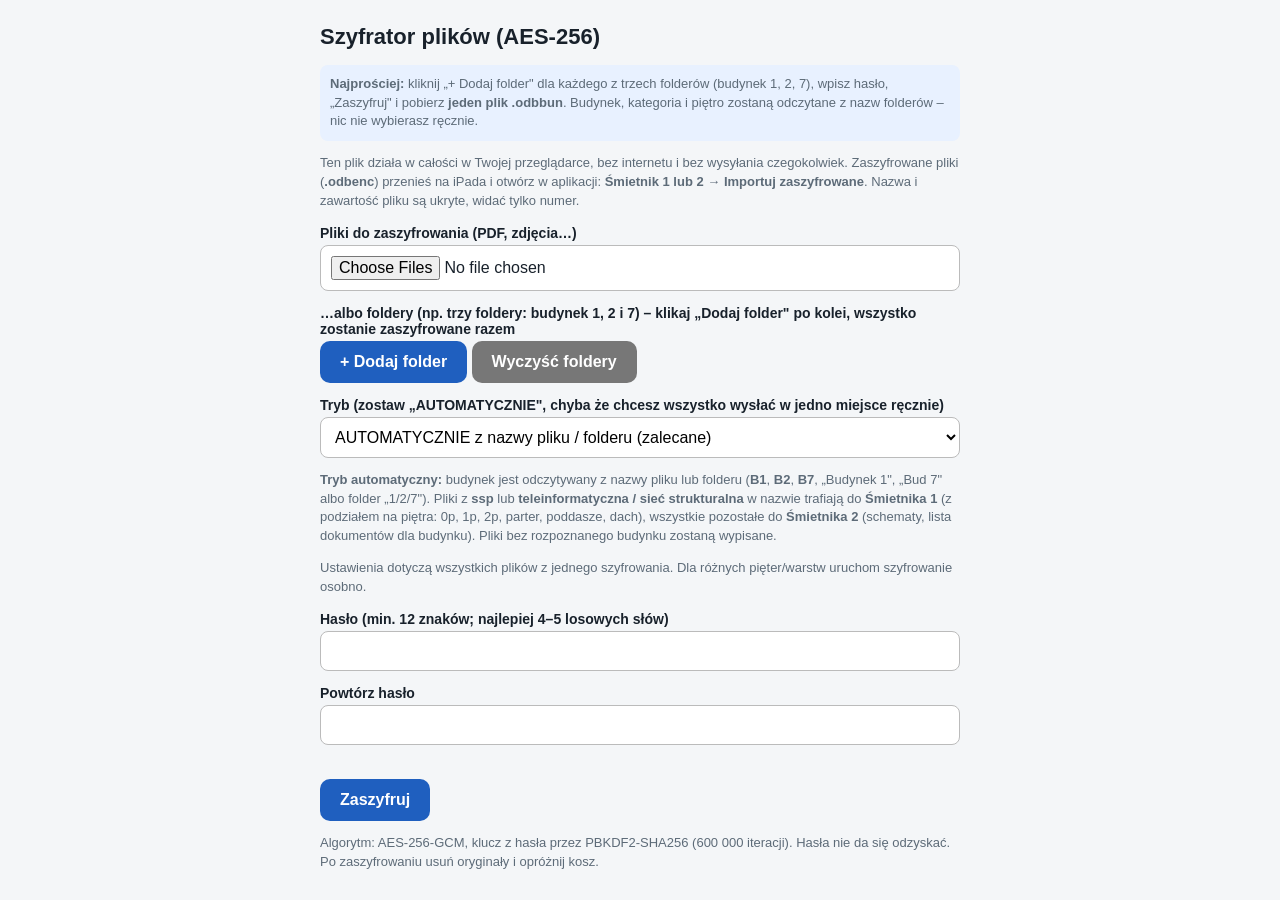
<file: szyfrator.html>
<!doctype html><html lang="pl"><head><meta charset="utf-8"><meta name="viewport" content="width=device-width,initial-scale=1">
<title>Szyfrator plików (AES-256)</title>
<style>
body{font:16px -apple-system,Segoe UI,Arial,sans-serif;max-width:640px;margin:24px auto;padding:0 16px;color:#18212b;background:#f4f6f8}
h1{font-size:22px}label{display:block;margin:14px 0 4px;font-weight:600;font-size:14px}
input[type=password],input[type=file],input[type=text],select{width:100%;box-sizing:border-box;padding:10px;border:1px solid #bbb;border-radius:8px;font-size:16px;background:#fff}
button{margin-top:16px;padding:12px 20px;border:0;border-radius:10px;background:#1f5fbf;color:#fff;font-weight:700;font-size:16px;cursor:pointer}
button:disabled{opacity:.5}.m{font-size:13px;color:#5d6b78;line-height:1.45}#out a{display:block;margin:8px 0;padding:10px;background:#fff;border:1px solid #ccd;border-radius:8px;text-decoration:none;color:#1f5fbf;word-break:break-all}
#err{color:#c0392b;font-size:14px;min-height:18px}
</style></head><body>
<h1>Szyfrator plików (AES-256)</h1>
<p class="m" style="background:#e8f1ff;padding:10px;border-radius:8px"><b>Najprościej:</b> kliknij „+ Dodaj folder" dla każdego z trzech folderów (budynek 1, 2, 7), wpisz hasło, „Zaszyfruj" i pobierz <b>jeden plik .odbbun</b>. Budynek, kategoria i piętro zostaną odczytane z nazw folderów – nic nie wybierasz ręcznie.</p>
<p class="m">Ten plik działa w całości w Twojej przeglądarce, bez internetu i bez wysyłania czegokolwiek. Zaszyfrowane pliki (<b>.odbenc</b>) przenieś na iPada i otwórz w aplikacji: <b>Śmietnik 1 lub 2 → Importuj zaszyfrowane</b>. Nazwa i zawartość pliku są ukryte, widać tylko numer.</p>
<label>Pliki do zaszyfrowania (PDF, zdjęcia…)</label><input type="file" id="f" multiple>
<label>…albo foldery (np. trzy foldery: budynek 1, 2 i 7) – klikaj „Dodaj folder" po kolei, wszystko zostanie zaszyfrowane razem</label><input type="file" id="fd" webkitdirectory multiple style="display:none"><button type="button" id="addf" style="margin-top:0">+ Dodaj folder</button> <button type="button" id="clrf" style="margin-top:0;background:#777">Wyczyść foldery</button><div id="picked" class="m"></div>
<label>Tryb (zostaw „AUTOMATYCZNIE", chyba że chcesz wszystko wysłać w jedno miejsce ręcznie)</label>
<select id="dest"><option value="auto">AUTOMATYCZNIE z nazwy pliku / folderu (zalecane)</option><option value="">Śmietnik 1 (zwykły plik budynku)</option><option value="ssp">Śmietnik 1 → Plan instalacji SSP</option><option value="tel">Śmietnik 1 → Plan instalacji teleinformatycznej sieci strukturalnej</option><option value="s2">Śmietnik 2 → Schematy</option></select>
<div id="manual" style="display:none"><label>Budynek</label><select id="bld"><option>1</option><option>2</option><option>7</option></select>
<label>Piętro / nazwa grupy (opcjonalnie – jeśli nazwa pliku zawiera 0p, 1p, 2p… aplikacja sama ustawi piętro: 0p = parter, 1p = piętro 1, 2p = piętro 2)</label><input type="text" id="flr" placeholder="np. Parter">
</div><p class="m"><b>Tryb automatyczny:</b> budynek jest odczytywany z nazwy pliku lub folderu (<b>B1</b>, <b>B2</b>, <b>B7</b>, „Budynek 1", „Bud 7" albo folder „1/2/7"). Pliki z <b>ssp</b> lub <b>teleinformatyczna / sieć strukturalna</b> w nazwie trafiają do <b>Śmietnika 1</b> (z podziałem na piętra: 0p, 1p, 2p, parter, poddasze, dach), wszystkie pozostałe do <b>Śmietnika 2</b> (schematy, lista dokumentów dla budynku). Pliki bez rozpoznanego budynku zostaną wypisane.</p>
<p class="m">Ustawienia dotyczą wszystkich plików z jednego szyfrowania. Dla różnych pięter/warstw uruchom szyfrowanie osobno.</p>
<label>Hasło (min. 12 znaków; najlepiej 4–5 losowych słów)</label><input type="password" id="p1" autocomplete="new-password">
<label>Powtórz hasło</label><input type="password" id="p2" autocomplete="new-password">
<div id="err"></div><button id="go">Zaszyfruj</button>
<div id="out"></div>
<p class="m">Algorytm: AES-256-GCM, klucz z hasła przez PBKDF2-SHA256 (600 000 iteracji). Hasła nie da się odzyskać. Po zaszyfrowaniu usuń oryginały i opróżnij kosz.</p>
<script>
const te=new TextEncoder();
const $=id=>document.getElementById(id);
let picked=[];const pkey=f=>(f.webkitRelativePath||f.name)+"|"+f.size;
function showPicked(){const c={};for(const f of picked){const d=detect(f.webkitRelativePath||f.name);const k=d.b?"B"+d.b:"?";c[k]=(c[k]||0)+1}
 $("picked").textContent=picked.length?"Wybrano "+picked.length+" plików: "+Object.entries(c).map(([k,v])=>(k==="?"?"budynek nierozpoznany":k)+": "+v).join(" · "):""}
$("addf").onclick=()=>$("fd").click();
$("fd").onchange=e=>{const have=new Set(picked.map(pkey));for(const f of e.target.files)if(!have.has(pkey(f))){picked.push(f);have.add(pkey(f))}e.target.value="";showPicked()};
$("clrf").onclick=()=>{picked=[];showPicked()};
$("dest").onchange=()=>{const v=$("dest").value;$("manual").style.display=(v&&v!=="auto"&&v!=="ssp"&&v!=="tel")||v==="ssp"||v==="tel"?"block":"none"};
const norm=x=>String(x||"").normalize("NFD").replace(/[\u0300-\u036f]/g,"").replace(/ł/g,"l").replace(/Ł/g,"L").toLowerCase();
function detect(path){const t=norm(path);
 let b=null;const RB=/(?:^|[^a-z0-9])(?:b|bud|budynek)\.?[ _-]?(?:nr\.?)?[ _-]?([127])(?![0-9])/;
 const segs=norm(path).split("/");const dirs=segs.slice(0,-1),fn=segs[segs.length-1];
 for(const d of dirs){const m=RB.exec(d)||/^\s*([127])\s*$/.exec(d);if(m){b=m[1];break}}
 if(!b){const m=RB.exec(fn);if(m)b=m[1]}
 let l=null;if(/ssp|sygnalizac|pozar/.test(t))l="ssp";else if(/teleinf|teletech|struktural|(?:^|[^a-z])siec(?![a-z])|(?:^|[^a-z])lan(?![a-z])/.test(t))l="tel";else l="s2";
 let p=null,f=null;const mp=/(?:^|[^0-9a-z])(\d{1,2})\s?p(?![a-z0-9])/.exec(t)||/(?:^|[^0-9a-z])(\d{1,2})[ _.-]?pietro/.exec(t)||/pietro[ _.-]?(\d{1,2})(?![0-9])/.exec(t);if(mp)p=+mp[1];
 else if(/parter/.test(t))p=0;else if(/poddasz/.test(t))f="Poddasze";else if(/(?:^|[^a-z])dach(?![a-z])/.test(t))f="Dach";
 return{b,l,p,f}}
async function key(pw,salt,iter){const b=await crypto.subtle.importKey("raw",te.encode(pw),"PBKDF2",false,["deriveKey"]);return crypto.subtle.deriveKey({name:"PBKDF2",salt,iterations:iter,hash:"SHA-256"},b,{name:"AES-GCM",length:256},false,["encrypt"])}
$("go").onclick=async()=>{const er=$("err"),fs=[...$("f").files,...picked],a=$("p1").value;er.textContent="";
 if(!fs.length){er.textContent="Wybierz pliki lub folder";return}
 if(a.length<12){er.textContent="Hasło musi mieć co najmniej 12 znaków";return}
 if(a!==$("p2").value){er.textContent="Hasła się różnią";return}
 $("go").disabled=true;$("out").innerHTML="";const stamp=Date.now().toString(36);let n=0;const recs=[];const LN={ssp:"SSP (Śmietnik 1)",tel:"Teleinformatyka (Śmietnik 1)",s2:"Schematy (Śmietnik 2)"};const warn=[];const dest=$("dest").value;
 try{const salt=crypto.getRandomValues(new Uint8Array(16)),iter=600000,k=await key(a,salt,iter);
  for(const f of fs){er.textContent="Szyfruję ("+(n+1)+"/"+fs.length+"): "+f.name+"…";
  const path=f.webkitRelativePath||f.name;let m={n:f.name,t:f.type||"application/octet-stream"},info="";
  if(dest==="auto"){const d=detect(path);if(!d.b){warn.push(path);continue}if(d.b){m.l=d.l;m.b=d.b;if(d.p!=null)m.p=d.p;if(d.f)m.f=d.f;info=" → B"+d.b+" · "+LN[d.l]+(d.p!=null?" · "+d.p+"p":"")+(d.f?" · "+d.f:"")}else{info=" → Śmietnik 1"+(d.b?" (B"+d.b+")":"")+" – nie rozpoznano "+(d.b?"warstwy":"budynku")+" w: "+path;warn.push(path);if(d.b)m.b=d.b;if(d.p!=null)m.p=d.p}}
  else if(dest){m.l=dest;m.b=$("bld").value;const fl=$("flr").value.trim();if(fl)m.f=fl}
  const data=new Uint8Array(await f.arrayBuffer());
  const meta=te.encode(JSON.stringify(m));
  const pl=new Uint8Array(4+meta.length+data.length);new DataView(pl.buffer).setUint32(0,meta.length);pl.set(meta,4);pl.set(data,4+meta.length);
  const iv=crypto.getRandomValues(new Uint8Array(12));
  const ct=new Uint8Array(await crypto.subtle.encrypt({name:"AES-GCM",iv},k,pl));
  const head=new Uint8Array(8+16+4+12);head.set(te.encode("ODBENC1\n"),0);head.set(salt,8);new DataView(head.buffer).setUint32(24,iter);head.set(iv,28);
  const blob=new Blob([head,ct],{type:"application/octet-stream"});recs.push(blob);n++;
  const l=document.createElement("a");l.href=URL.createObjectURL(blob);l.download="plik_"+stamp+"_"+String(n).padStart(3,"0")+".odbenc";l.textContent="⬇ "+l.download+"  ("+Math.round(blob.size/1024)+" KB)  "+path+info;$("out").appendChild(l)}
  if(n>1){const parts=[te.encode("ODBBUN1\n")];for(const r of recs){const h=new Uint8Array(4);new DataView(h.buffer).setUint32(0,r.size);parts.push(h,r)}
   const bb=new Blob(parts,{type:"application/octet-stream"});const bl=document.createElement("a");bl.href=URL.createObjectURL(bb);bl.download="paczka_zbiorcza_"+stamp+".odbbun";bl.style.fontWeight="700";bl.textContent="⬇ JEDEN PLIK ZE WSZYSTKIM: "+bl.download+"  ("+Math.round(bb.size/1048576)+" MB, "+n+" plików) – tylko to wrzuć na iPada";$("out").prepend(bl)}
  if(n>1){const all=document.createElement("button");all.textContent="Pobierz osobno ("+n+")";all.onclick=async()=>{for(const a2 of $("out").querySelectorAll("a")){a2.click();await new Promise(r=>setTimeout(r,350))}};$("out").prepend(all)}
  er.textContent="Gotowe: "+n+" plik(i) zaszyfrowano."+(warn.length?" POMINIĘTO "+warn.length+" – nie rozpoznano budynku (lista poniżej).":"");
  if(warn.length){const w=document.createElement("div");w.style.cssText="margin:12px 0;padding:10px;border:2px solid #c0392b;border-radius:8px;background:#fdecea;font-size:14px";w.innerHTML="<b>Nie rozpoznano budynku – te pliki NIE zostały zaszyfrowane:</b><br>"+warn.map(x=>"• "+x.replace(/</g,"&lt;")).join("<br>")+"<br><i>Dodaj do nazwy pliku lub folderu np. B1, B2 albo B7 i zaszyfruj ponownie.</i>";$("out").prepend(w)}}
 catch(e){er.textContent="Błąd: "+(e.message||e)}
 $("go").disabled=false};
</script></body></html>
</file>
<file: fonts/fonts.css>
@font-face{font-family:"IBM Plex Sans Condensed";font-style:normal;font-weight:400;font-display:swap;src:url(ibm-plex-sans-condensed-latin-400-normal.woff2) format("woff2");unicode-range:U+0000-00FF,U+0131,U+0152-0153,U+02BB-02BC,U+02C6,U+02DA,U+02DC,U+2000-206F,U+2074,U+20AC,U+2122,U+2191,U+2193,U+2212,U+2215,U+FEFF,U+FFFD}
@font-face{font-family:"IBM Plex Sans Condensed";font-style:normal;font-weight:400;font-display:swap;src:url(ibm-plex-sans-condensed-latin-ext-400-normal.woff2) format("woff2");unicode-range:U+0100-02AF,U+0304,U+0308,U+0329,U+1E00-1EFF,U+2020,U+20A0-20AB,U+20AD-20CF,U+2113,U+2C60-2C7F,U+A720-A7FF}
@font-face{font-family:"IBM Plex Sans Condensed";font-style:normal;font-weight:500;font-display:swap;src:url(ibm-plex-sans-condensed-latin-500-normal.woff2) format("woff2");unicode-range:U+0000-00FF,U+0131,U+0152-0153,U+02BB-02BC,U+02C6,U+02DA,U+02DC,U+2000-206F,U+2074,U+20AC,U+2122,U+2191,U+2193,U+2212,U+2215,U+FEFF,U+FFFD}
@font-face{font-family:"IBM Plex Sans Condensed";font-style:normal;font-weight:500;font-display:swap;src:url(ibm-plex-sans-condensed-latin-ext-500-normal.woff2) format("woff2");unicode-range:U+0100-02AF,U+0304,U+0308,U+0329,U+1E00-1EFF,U+2020,U+20A0-20AB,U+20AD-20CF,U+2113,U+2C60-2C7F,U+A720-A7FF}
@font-face{font-family:"IBM Plex Sans Condensed";font-style:normal;font-weight:600;font-display:swap;src:url(ibm-plex-sans-condensed-latin-600-normal.woff2) format("woff2");unicode-range:U+0000-00FF,U+0131,U+0152-0153,U+02BB-02BC,U+02C6,U+02DA,U+02DC,U+2000-206F,U+2074,U+20AC,U+2122,U+2191,U+2193,U+2212,U+2215,U+FEFF,U+FFFD}
@font-face{font-family:"IBM Plex Sans Condensed";font-style:normal;font-weight:600;font-display:swap;src:url(ibm-plex-sans-condensed-latin-ext-600-normal.woff2) format("woff2");unicode-range:U+0100-02AF,U+0304,U+0308,U+0329,U+1E00-1EFF,U+2020,U+20A0-20AB,U+20AD-20CF,U+2113,U+2C60-2C7F,U+A720-A7FF}
@font-face{font-family:"IBM Plex Sans Condensed";font-style:normal;font-weight:700;font-display:swap;src:url(ibm-plex-sans-condensed-latin-700-normal.woff2) format("woff2");unicode-range:U+0000-00FF,U+0131,U+0152-0153,U+02BB-02BC,U+02C6,U+02DA,U+02DC,U+2000-206F,U+2074,U+20AC,U+2122,U+2191,U+2193,U+2212,U+2215,U+FEFF,U+FFFD}
@font-face{font-family:"IBM Plex Sans Condensed";font-style:normal;font-weight:700;font-display:swap;src:url(ibm-plex-sans-condensed-latin-ext-700-normal.woff2) format("woff2");unicode-range:U+0100-02AF,U+0304,U+0308,U+0329,U+1E00-1EFF,U+2020,U+20A0-20AB,U+20AD-20CF,U+2113,U+2C60-2C7F,U+A720-A7FF}
@font-face{font-family:"IBM Plex Mono";font-style:normal;font-weight:500;font-display:swap;src:url(ibm-plex-mono-latin-500-normal.woff2) format("woff2");unicode-range:U+0000-00FF,U+0131,U+0152-0153,U+02BB-02BC,U+02C6,U+02DA,U+02DC,U+2000-206F,U+2074,U+20AC,U+2122,U+2191,U+2193,U+2212,U+2215,U+FEFF,U+FFFD}
@font-face{font-family:"IBM Plex Mono";font-style:normal;font-weight:500;font-display:swap;src:url(ibm-plex-mono-latin-ext-500-normal.woff2) format("woff2");unicode-range:U+0100-02AF,U+0304,U+0308,U+0329,U+1E00-1EFF,U+2020,U+20A0-20AB,U+20AD-20CF,U+2113,U+2C60-2C7F,U+A720-A7FF}
@font-face{font-family:"IBM Plex Mono";font-style:normal;font-weight:600;font-display:swap;src:url(ibm-plex-mono-latin-600-normal.woff2) format("woff2");unicode-range:U+0000-00FF,U+0131,U+0152-0153,U+02BB-02BC,U+02C6,U+02DA,U+02DC,U+2000-206F,U+2074,U+20AC,U+2122,U+2191,U+2193,U+2212,U+2215,U+FEFF,U+FFFD}
@font-face{font-family:"IBM Plex Mono";font-style:normal;font-weight:600;font-display:swap;src:url(ibm-plex-mono-latin-ext-600-normal.woff2) format("woff2");unicode-range:U+0100-02AF,U+0304,U+0308,U+0329,U+1E00-1EFF,U+2020,U+20A0-20AB,U+20AD-20CF,U+2113,U+2C60-2C7F,U+A720-A7FF}
</file>
